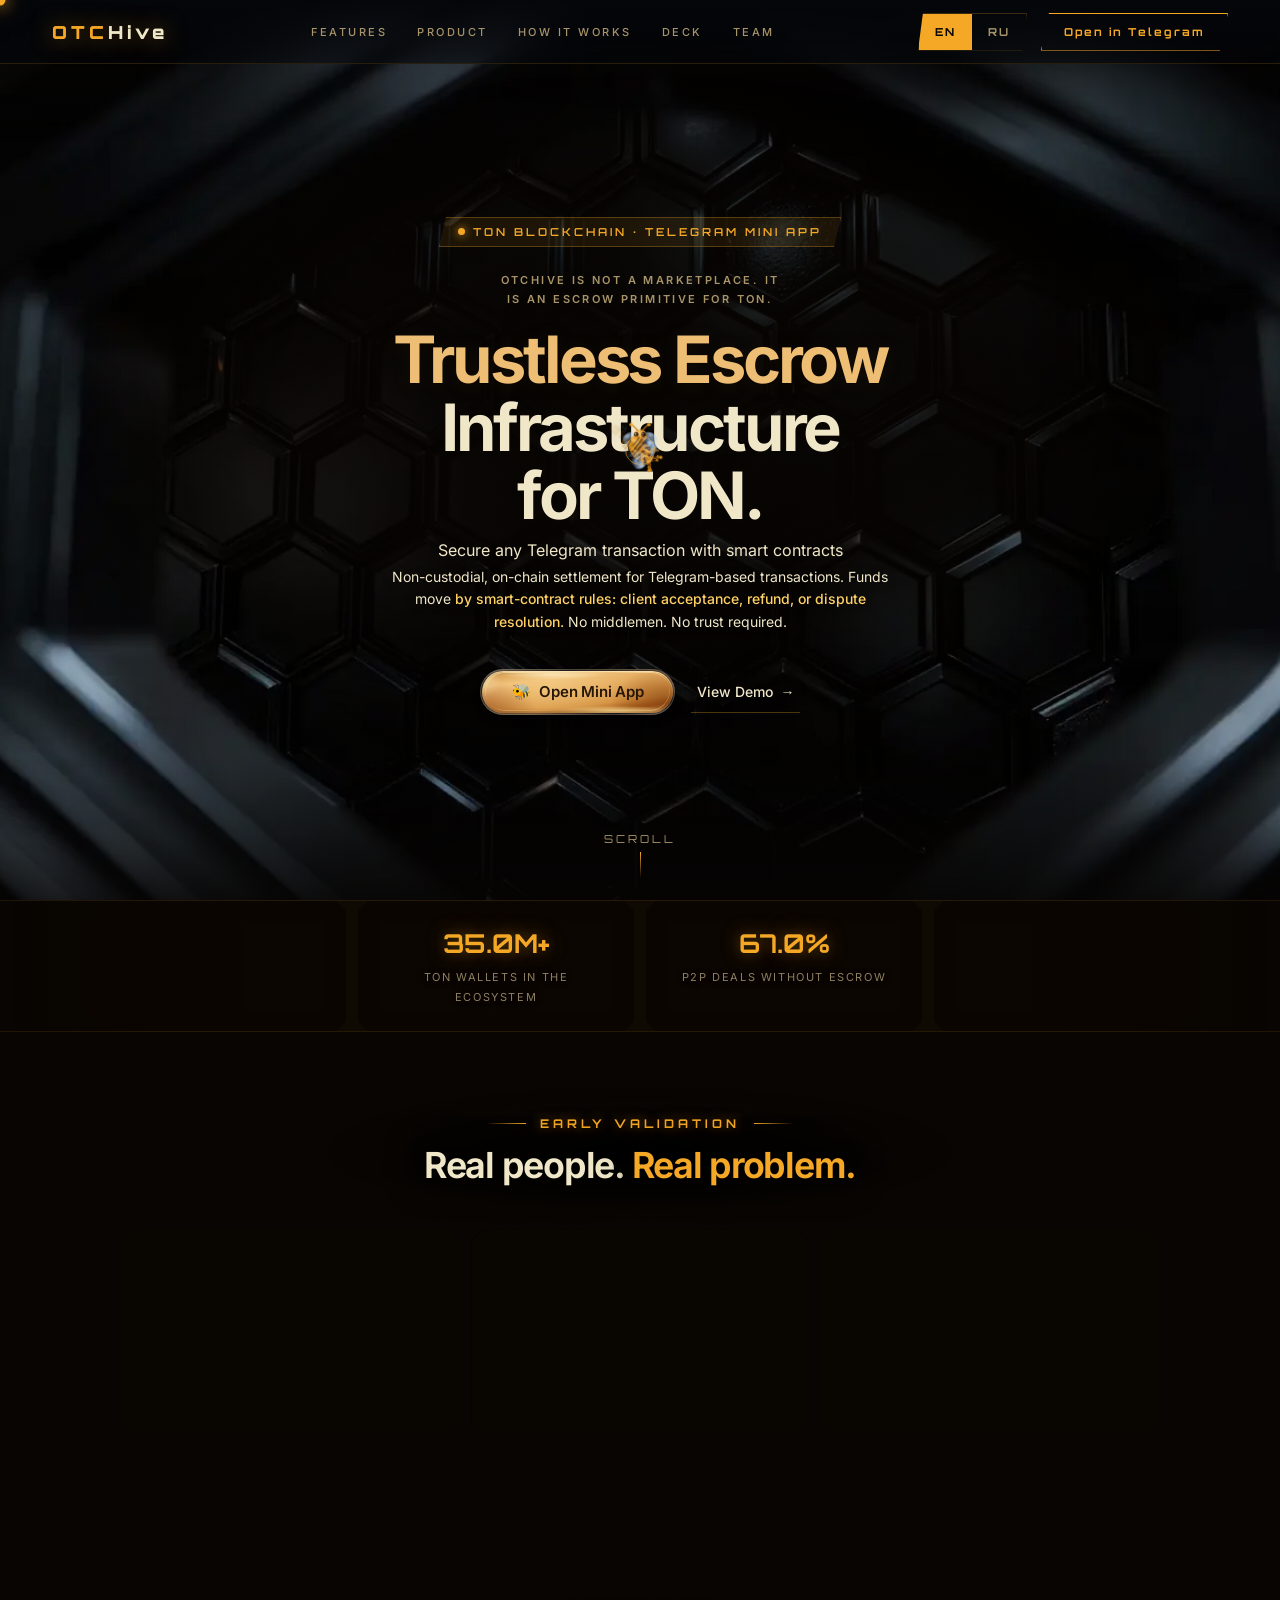
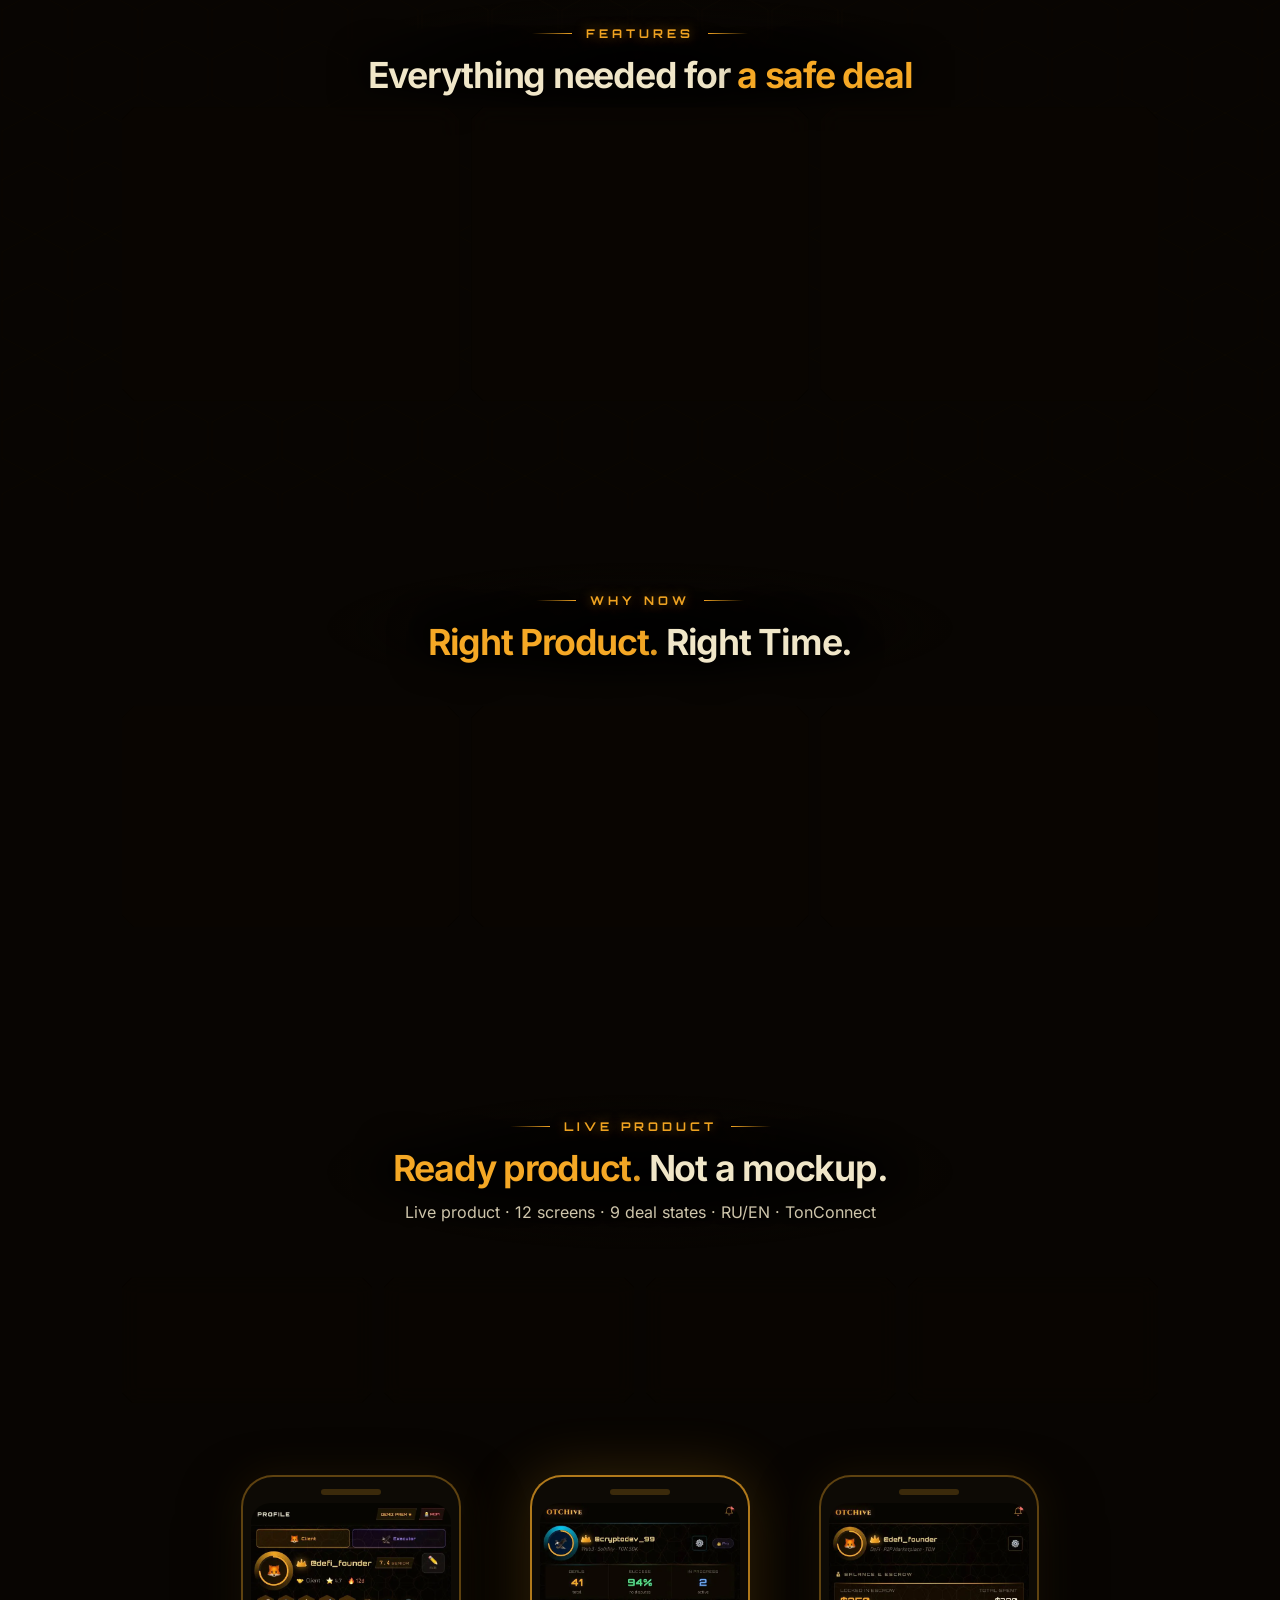
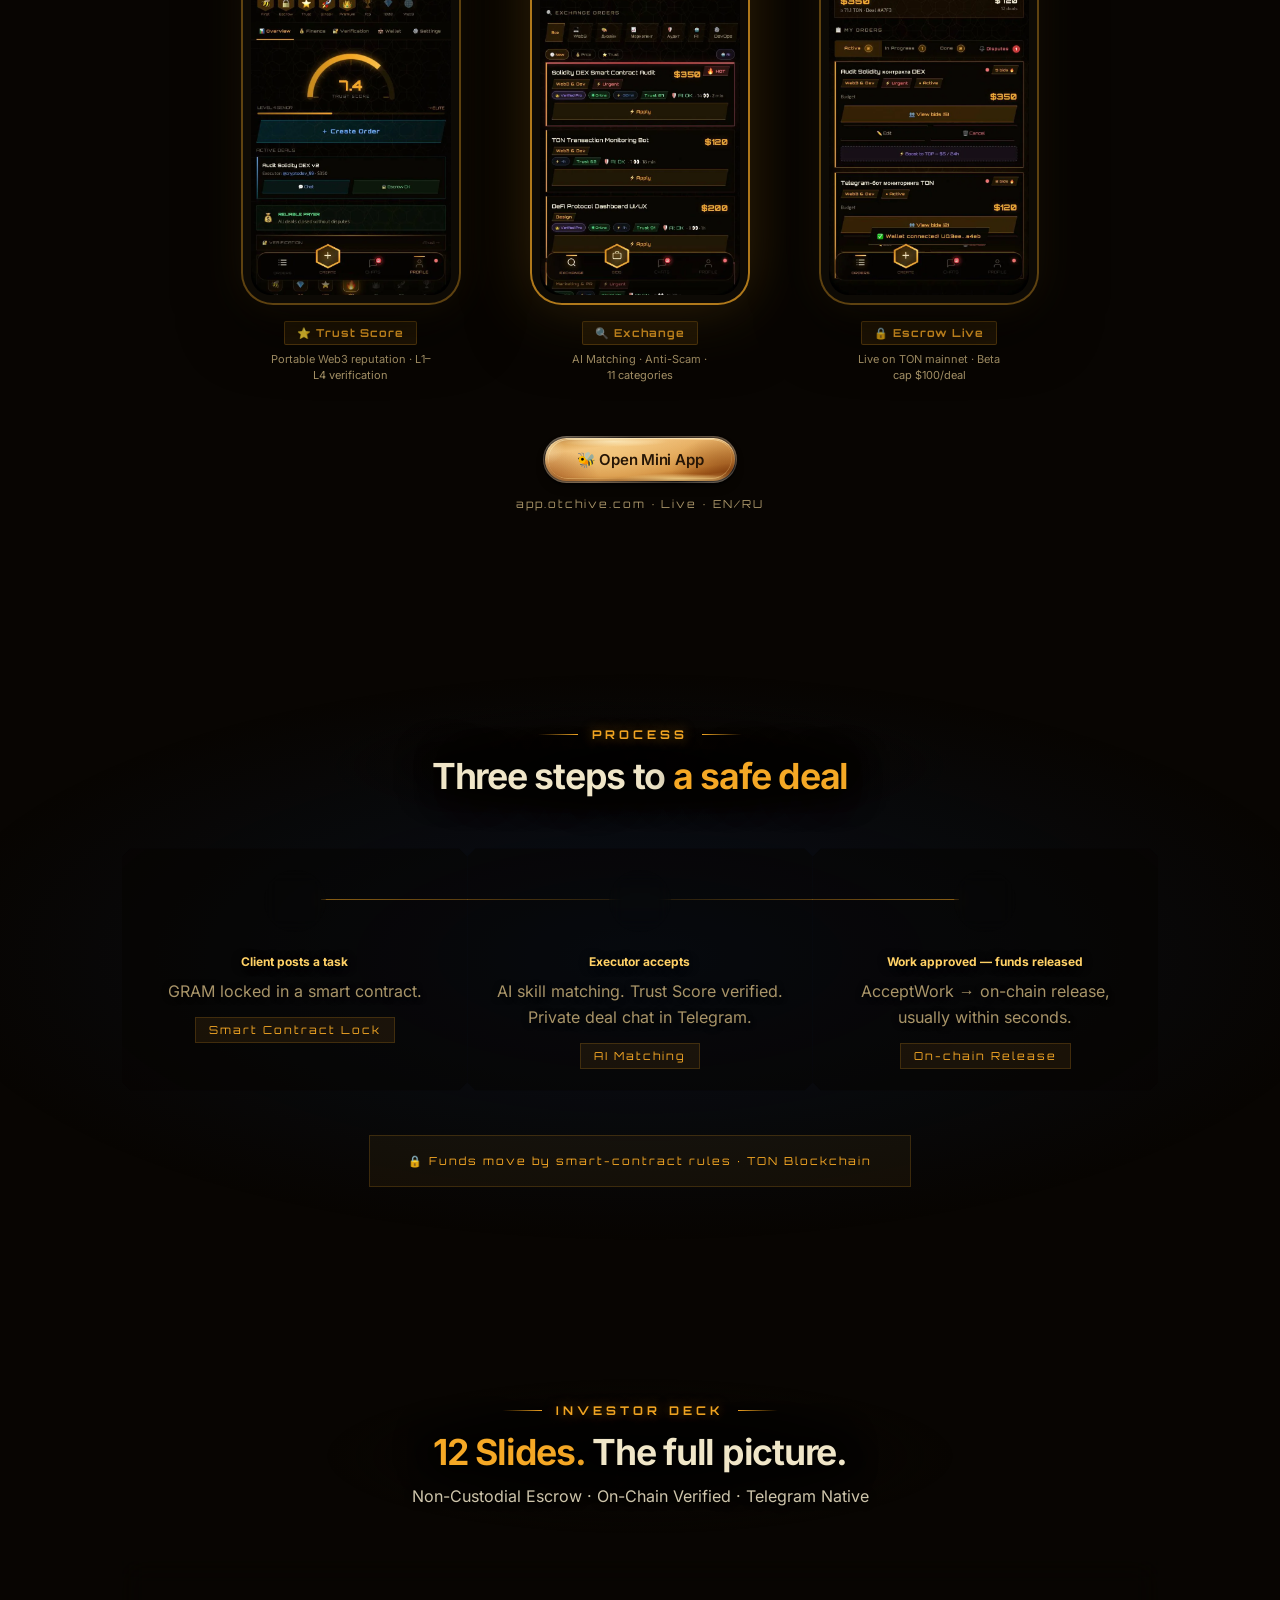
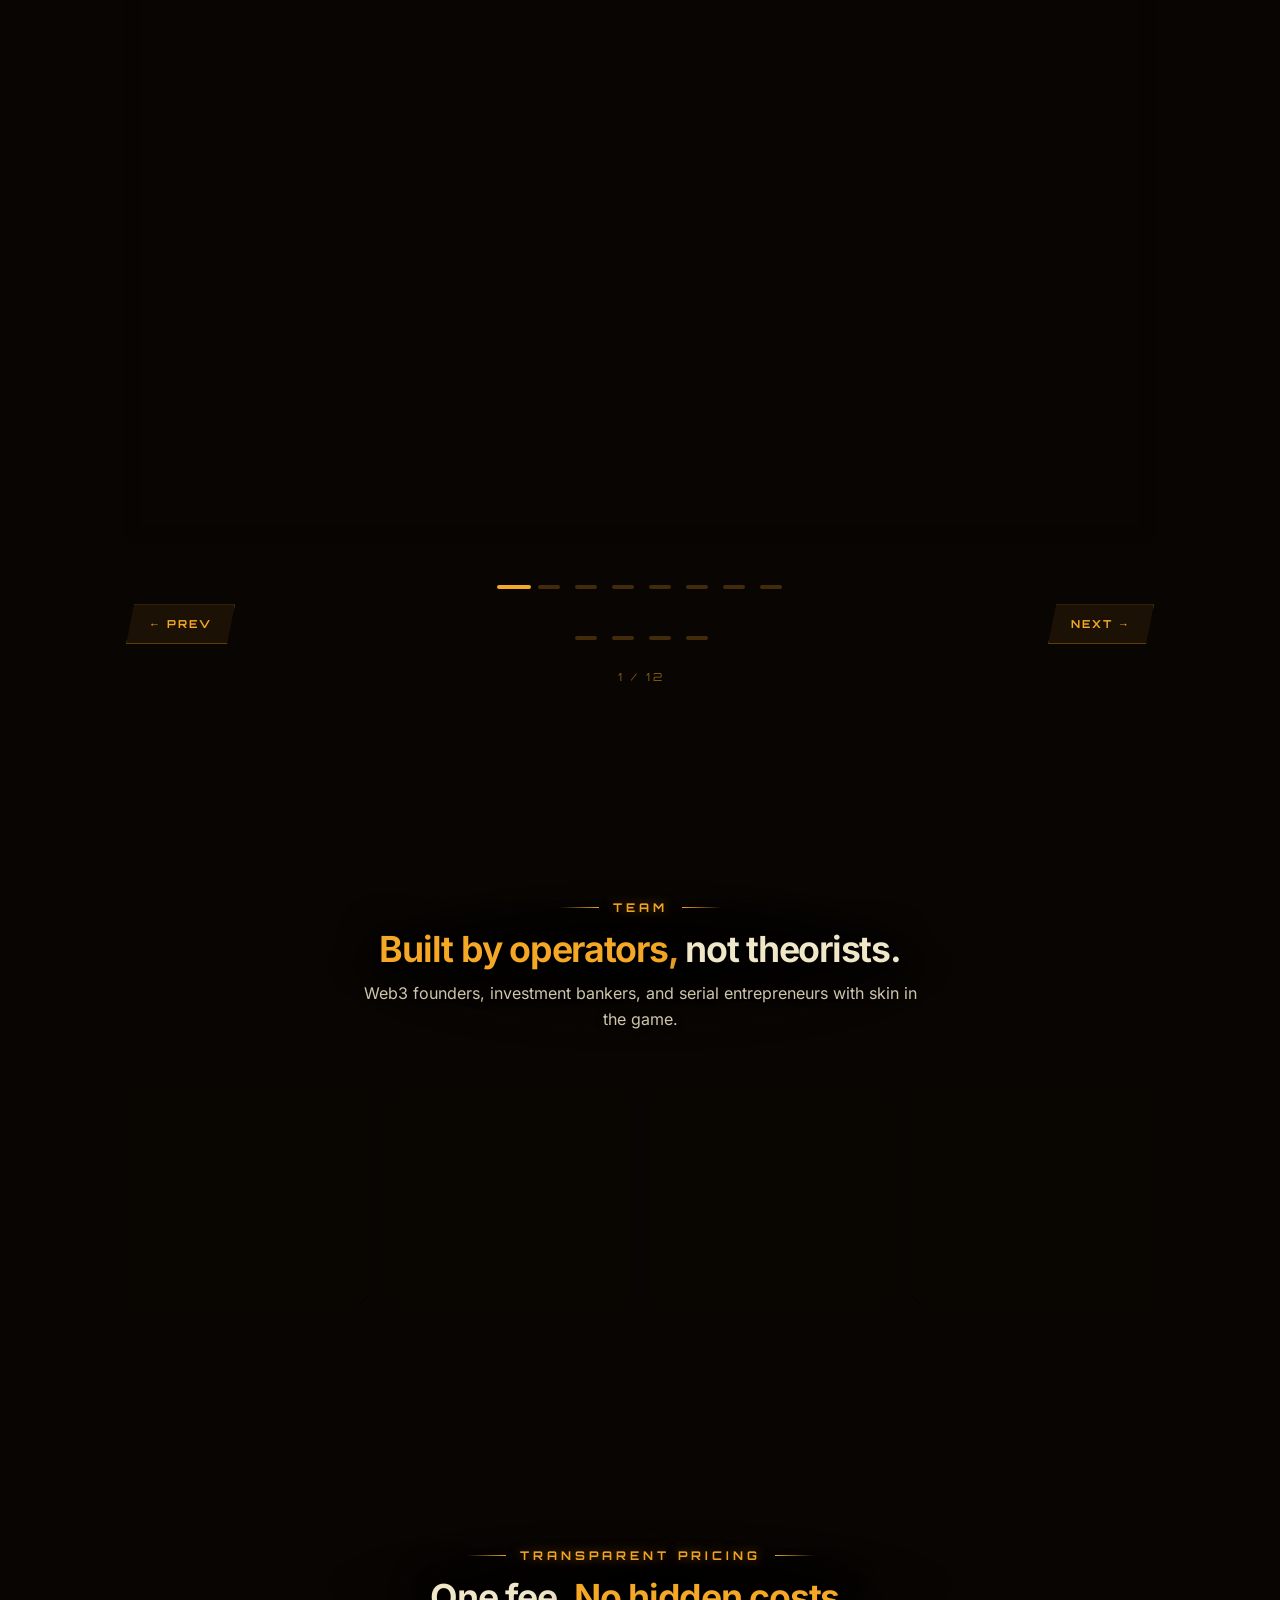
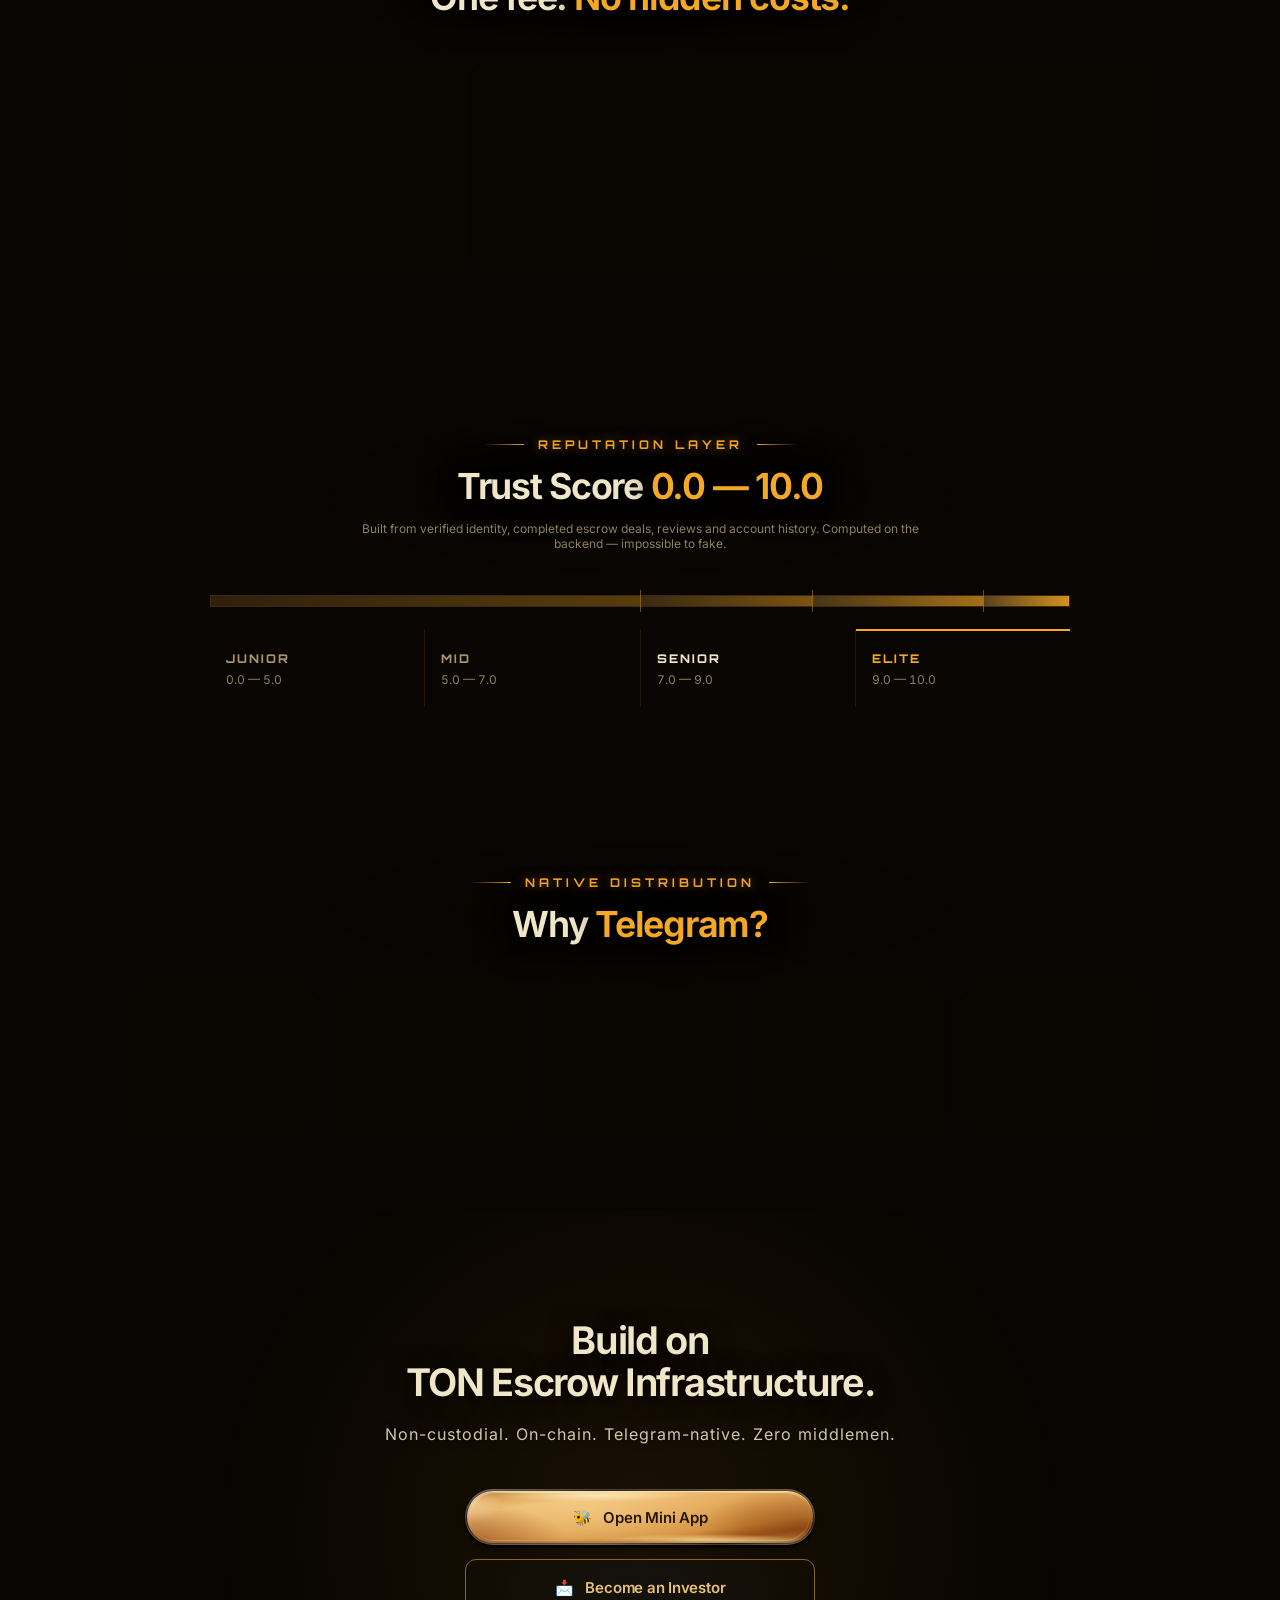
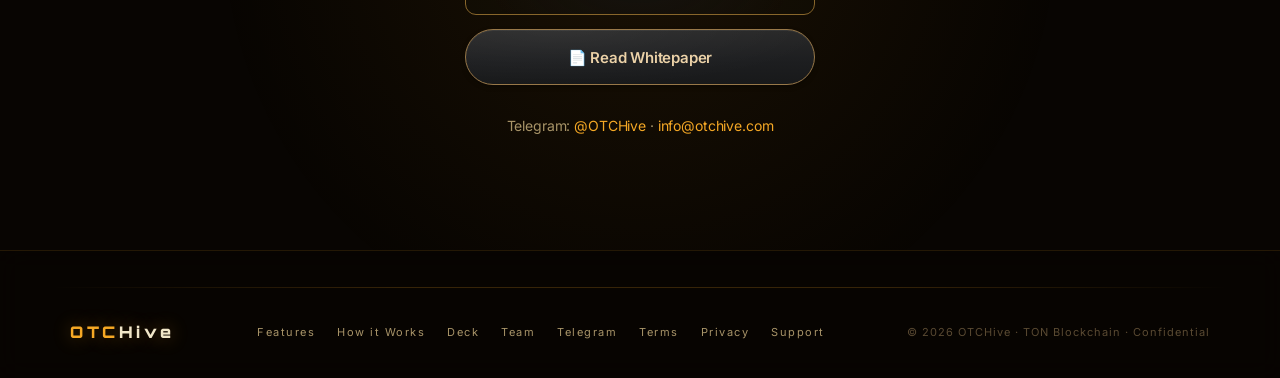
<file: index.html>
<!DOCTYPE html>
<html lang="en">
<head>
<link rel="preconnect" href="https://fonts.googleapis.com"><link rel="preconnect" href="https://fonts.gstatic.com" crossorigin>
<meta charset="UTF-8">
<meta name="viewport" content="width=device-width,initial-scale=1">
<title>OTCHive — Trustless Escrow Infrastructure for TON</title>
<link rel="canonical" href="https://www.otchive.com">
<link rel="icon" href="favicon.ico" sizes="any">
<link rel="icon" type="image/png" sizes="32x32" href="favicon-32x32.png">
<link rel="icon" type="image/png" sizes="16x16" href="favicon-16x16.png">
<link rel="apple-touch-icon" href="apple-touch-icon.png">
<link rel="manifest" href="site.webmanifest">
<meta name="theme-color" content="#080502">
<meta name="description" content="OTCHive — Trustless escrow infrastructure for TON. Secure any Telegram transaction with smart contracts. Non-custodial, on-chain settlement.">
<meta property="og:title" content="OTCHive — Trustless Escrow Infrastructure for TON">
<meta property="og:description" content="Telegram-native escrow infrastructure for P2P crypto services on TON. Smart contract vault, Trust Score, an AI translator plus anti-scam checks. No intermediaries.">
<meta property="og:image" content="https://www.otchive.com/og-preview.jpg">
<meta property="og:url" content="https://www.otchive.com">
<meta property="og:type" content="website">
<meta name="twitter:card" content="summary_large_image">
<meta name="twitter:title" content="OTCHive — Trustless Escrow Infrastructure for TON">
<meta name="twitter:description" content="Telegram-native escrow infrastructure for P2P crypto services. Trust-minimized, on-chain, non-custodial.">
<meta name="twitter:image" content="https://www.otchive.com/og-preview.jpg">
<link href="https://fonts.googleapis.com/css2?family=Orbitron:wght@400;600;700;900&family=Exo+2:ital,wght@0,300;0,400;0,500;0,600&display=swap" rel="stylesheet">
<style>
*{margin:0;padding:0;box-sizing:border-box;}html{scroll-behavior:smooth;}
body{background:#080502;color:#F0E6C8;font-family:"Exo 2",sans-serif;overflow-x:hidden;}
body.cust-cur{cursor:none;}

:root{--g1:#F5A825;--g2:#E8943A;--g3:#FFD166;--g4:#C97A10;--dk:#080502;--dk2:#0F0A04;--dk3:#1A1006;--mt:#8A7A52;--txt:#F0E6C8;}
::-webkit-scrollbar{width:4px;}::-webkit-scrollbar-thumb{background:rgba(245,168,37,.25);border-radius:2px;}
@media(pointer:coarse){body{cursor:auto;}#CUR,#CURL{display:none;}}
#CUR{position:fixed;width:11px;height:11px;background:var(--g1);border-radius:50%;pointer-events:none;z-index:99999;transform:translate(-50%,-50%);box-shadow:0 0 16px var(--g1),0 0 32px rgba(245,168,37,.5);}
#CURL{position:fixed;width:30px;height:30px;border:1.5px solid rgba(245,168,37,.5);border-radius:50%;pointer-events:none;z-index:99998;transform:translate(-50%,-50%);transition:left .08s,top .08s;}
.bee-el{position:fixed;pointer-events:none;z-index:99997;}
nav{position:fixed;top:0;left:0;right:0;z-index:500;height:64px;padding:0 52px;display:flex;align-items:center;justify-content:space-between;background:linear-gradient(180deg,rgba(4,6,10,.97) 0%,rgba(4,6,10,.55) 100%);backdrop-filter:blur(20px);-webkit-backdrop-filter:blur(20px);border-bottom:1px solid rgba(245,168,37,.15);}
.nlogo{display:flex;align-items:center;gap:11px;text-decoration:none;}
.nlogo-t{font-family:"Orbitron",sans-serif;font-size:18px;font-weight:900;letter-spacing:4px;color:var(--g1);text-shadow:0 0 22px rgba(245,168,37,.55);}
.nlogo-t span{color:var(--txt);}
.nav-ul{display:flex;gap:30px;list-style:none;}
.nav-ul a{font-size:11px;font-weight:500;letter-spacing:2.5px;text-transform:uppercase;color:var(--mt);text-decoration:none;transition:color .3s;position:relative;}
.nav-ul a::after{content:"";position:absolute;bottom:-3px;left:0;width:0;height:1px;background:var(--g1);transition:width .3s;}
.nav-ul a:hover{color:var(--g1);}.nav-ul a:hover::after{width:100%;}
.nav-r{display:flex;align-items:center;gap:14px;}
.lsw{display:flex;border:1px solid rgba(245,168,37,.22);overflow:hidden;clip-path:polygon(5px 0%,100% 0%,calc(100% - 5px) 100%,0% 100%);}
.lb{padding:8px 14px;font-family:"Orbitron",sans-serif;font-size:11px;font-weight:700;letter-spacing:2px;cursor:pointer;background:transparent;border:none;color:var(--mt);transition:all .25s;}
.lb.on{background:var(--g1);color:var(--dk);}
.ncta{font-family:"Orbitron",sans-serif;font-size:11px;font-weight:700;letter-spacing:2px;padding:11px 24px;background:transparent;border:1px solid var(--g1);color:var(--g1);text-decoration:none;clip-path:polygon(8px 0%,100% 0%,calc(100% - 8px) 100%,0% 100%);transition:all .3s;white-space:nowrap;}
.ncta:hover{background:var(--g1);color:var(--dk);box-shadow:0 0 32px rgba(245,168,37,.55);}
#hero{position:relative;width:100%;height:100vh;overflow:hidden;}
.hero-ui{position:absolute;inset:0;z-index:10;display:flex;align-items:center;justify-content:center;pointer-events:none;}
.hero-left{padding:0 52px;max-width:720px;pointer-events:all;text-align:center;display:flex;flex-direction:column;align-items:center;}

/* Phone mockups */
.phone-wrap{display:flex;flex-direction:column;align-items:center;gap:16px;}
.phone-frame{position:relative;width:220px;background:#0D0A05;border:2px solid rgba(245,168,37,.35);border-radius:32px;padding:12px 8px 8px;box-shadow:0 0 40px rgba(245,168,37,.08),0 24px 60px rgba(0,0,0,.6);transition:transform .35s cubic-bezier(.22,.68,0,1.2),box-shadow .35s ease;}
.phone-frame:hover{transform:translateY(-14px) scale(1.08);box-shadow:0 0 80px rgba(245,168,37,.32),0 40px 90px rgba(0,0,0,.8);}
.phone-featured{border-color:rgba(245,168,37,.7);box-shadow:0 0 60px rgba(245,168,37,.2),0 24px 60px rgba(0,0,0,.6);}
.phone-featured:hover{box-shadow:0 0 90px rgba(245,168,37,.35),0 32px 80px rgba(0,0,0,.7);}
.phone-notch{width:60px;height:6px;background:rgba(245,168,37,.2);border-radius:4px;margin:0 auto 8px;}
.phone-screen{width:100%;border-radius:20px;display:block;aspect-ratio:9/19;object-fit:cover;}
.phone-cap{text-align:center;max-width:200px;}
.phone-tag{display:inline-block;padding:4px 12px;background:rgba(245,168,37,.1);border:1px solid rgba(245,168,37,.25);font-family:"Orbitron",sans-serif;font-size:11px;font-weight:700;color:var(--g1);letter-spacing:1px;margin-bottom:6px;border-radius:2px;}
.phone-cap p{font-size:11px;color:var(--mt);line-height:1.5;}
/* Live Product Highlights */
.rcard:hover{background:rgba(16,9,2,.9);border-color:rgba(245,168,37,.5);}
.lphc{background:rgba(10,6,2,.75);backdrop-filter:blur(10px);-webkit-backdrop-filter:blur(10px);border:1px solid rgba(245,168,37,.18);padding:20px;text-align:center;display:flex;flex-direction:column;gap:6px;transition:border-color .3s;clip-path:polygon(10px 0%,calc(100% - 10px) 0%,100% 10px,100% calc(100% - 10px),calc(100% - 10px) 100%,10px 100%,0% calc(100% - 10px),0% 10px);}
.lphc:hover{border-color:rgba(245,168,37,.45);background:rgba(16,9,2,.85);}
.lphi{font-size:18px;}
.lpht{font-family:"Orbitron",sans-serif;font-size:11px;font-weight:700;color:var(--g1);}
.lphd{font-size:11px;color:var(--mt);line-height:1.5;}
/* Mobile screens */
@media(max-width:768px){.scr-row{grid-template-columns:1fr!important;}.phone-frame{width:220px;}.lph{grid-template-columns:repeat(2,1fr)!important;}}

.hkl{font-family:"Orbitron",sans-serif;font-size:11px;font-weight:700;letter-spacing:3px;color:var(--g1);text-transform:uppercase;margin-bottom:14px;opacity:.85;animation:fup .7s ease both;text-align:center;}
.hbadge{display:inline-flex;align-items:center;gap:8px;padding:7px 18px;background:rgba(245,168,37,.09);border:1px solid rgba(245,168,37,.28);color:var(--g1);font-family:"Orbitron",sans-serif;font-size:11px;font-weight:600;letter-spacing:3px;text-transform:uppercase;clip-path:polygon(7px 0%,100% 0%,calc(100% - 7px) 100%,0% 100%);margin-bottom:24px;animation:fup .8s ease both;}
.bdot{width:7px;height:7px;border-radius:50%;background:var(--g1);box-shadow:0 0 10px var(--g1);animation:blink 2s ease-in-out infinite;}
@keyframes blink{0%,100%{opacity:1;transform:scale(1)}50%{opacity:.4;transform:scale(1.7)}}
.htitle{font-family:"Orbitron",sans-serif;font-size:clamp(30px,4.0vw,56px);font-weight:900;line-height:1.08;margin-bottom:10px;animation:fup .9s ease .1s both;text-align:center;}
.htitle .g{color:var(--g1);text-shadow:0 0 40px rgba(245,168,37,.6),0 0 80px rgba(245,168,37,.2);}
.hdesc strong{color:var(--g3);font-weight:500;}
.hbtns{display:flex;gap:16px;align-items:center;justify-content:center;flex-wrap:wrap;margin-bottom:32px;animation:fup 1s ease .3s both;}
.btn-gold{display:inline-flex;align-items:center;gap:9px;padding:0 32px;min-height:46px;background:linear-gradient(135deg,var(--g2) 0%,var(--g1) 50%,var(--g3) 100%);background-size:200%;animation:gshift 3s ease infinite;color:var(--dk);font-family:"Orbitron",sans-serif;font-size:11px;font-weight:800;letter-spacing:2px;text-transform:uppercase;clip-path:polygon(11px 0%,100% 0%,calc(100% - 11px) 100%,0% 100%);box-shadow:0 0 26px rgba(245,168,37,.48);text-decoration:none;transition:box-shadow .3s,transform .3s;border:none;cursor:pointer;position:relative;overflow:hidden;}
@keyframes gshift{0%,100%{background-position:0% 50%}50%{background-position:100% 50%}}
.btn-gold::after{content:"";position:absolute;inset:0;background:rgba(255,255,255,.18);transform:translateX(-110%);transition:transform .4s;}
.btn-gold:hover::after{transform:translateX(0);}
.btn-gold:hover{box-shadow:0 0 48px rgba(245,168,37,.8),0 0 90px rgba(245,168,37,.3);transform:scale(1.02);}
.btn-ghost{color:var(--mt);font-size:14px;font-weight:500;text-decoration:none;display:flex;align-items:center;gap:7px;transition:color .3s;}
.btn-ghost:hover{color:var(--g1);}
.garr{display:inline-block;animation:amv 2s ease-in-out infinite;}
@keyframes amv{0%,100%{transform:translateX(0)}50%{transform:translateX(6px)}}
.hstats{display:flex;gap:26px;padding-top:20px;border-top:1px solid rgba(245,168,37,.1);animation:fup 1s ease .4s both;}
.hn{font-family:"Orbitron",sans-serif;font-size:22px;font-weight:700;color:var(--g1);text-shadow:0 0 14px rgba(245,168,37,.4);}
.hl{font-size:11px;color:var(--mt);letter-spacing:2px;text-transform:uppercase;margin-top:3px;}
.scroll-ind{position:absolute;bottom:22px;left:50%;transform:translateX(-50%);z-index:10;display:flex;flex-direction:column;align-items:center;gap:6px;animation:scrollp 2.5s ease-in-out infinite;pointer-events:none;}
@keyframes scrollp{0%,100%{opacity:.35;transform:translateX(-50%) translateY(0)}50%{opacity:.9;transform:translateX(-50%) translateY(7px)}}
.scw{font-family:"Orbitron",sans-serif;font-size:11px;color:var(--mt);letter-spacing:3px;}
.scl{width:1px;height:26px;background:linear-gradient(var(--g1),transparent);}
.z1{position:relative;z-index:1;}
.wrap{max-width:1140px;margin:0 auto;padding:0 52px;}
.sbar{padding:0 52px;z-index:1;position:relative;background:linear-gradient(90deg,transparent,rgba(245,168,37,.03) 18%,rgba(245,168,37,.03) 82%,transparent);border-top:1px solid rgba(245,168,37,.1);border-bottom:1px solid rgba(245,168,37,.1);}
.s4{max-width:1140px;margin:0 auto;display:grid;grid-template-columns:repeat(4,1fr);gap:12px;}
.sb{background:rgba(10,6,2,.8);backdrop-filter:blur(8px);-webkit-backdrop-filter:blur(8px);padding:26px 24px;text-align:center;position:relative;transition:background .3s;clip-path:polygon(10px 0%,calc(100% - 10px) 0%,100% 10px,100% calc(100% - 10px),calc(100% - 10px) 100%,10px 100%,0% calc(100% - 10px),0% 10px);}
.sb:hover{background:rgba(16,9,2,.9);}
.sb::after{content:"";position:absolute;bottom:0;left:50%;transform:translateX(-50%);width:0;height:2px;background:linear-gradient(90deg,transparent,var(--g1),transparent);transition:width .5s;}
.sb:hover::after{width:80%;}
.sbn{font-family:"Orbitron",sans-serif;font-size:26px;font-weight:700;color:var(--g1);text-shadow:0 0 18px rgba(245,168,37,.38);display:block;margin-bottom:6px;}
.sbl{font-size:11px;color:var(--mt);letter-spacing:1.5px;text-transform:uppercase;}
/* ── SECTION DARK OVERLAYS (readability over hive bg) ── */
#features,#how,#rev,#screens,#deck,#team,#cta{position:relative;z-index:1;}
#features::after,#how::after,#rev::after,#screens::after,#deck::after,#team::after{display:none;}
#features .wrap,#how .wrap,#rev .wrap,#screens .wrap,#deck .wrap,#team .wrap{position:relative;z-index:1;}
/* section headings — dark halo for readability */
.stit{font-family:"Orbitron",sans-serif;font-size:clamp(26px,2.8vw,38px);font-weight:700;line-height:1.15;text-align:center;margin-bottom:12px;text-shadow:0 2px 20px rgba(0,0,0,0.9),0 0 40px rgba(0,0,0,0.7);}
.stit .g{color:var(--g1);}
.sdsc{font-size:14px;font-weight:300;color:rgba(240,230,200,.75);line-height:1.8;text-align:center;max-width:580px;margin:0 auto 52px;text-shadow:0 1px 8px rgba(0,0,0,0.8);}
.eyebrow{font-family:"Orbitron",sans-serif;font-size:11px;font-weight:700;letter-spacing:5px;text-transform:uppercase;color:var(--g1);display:flex;align-items:center;justify-content:center;gap:14px;margin-bottom:14px;text-shadow:0 0 12px rgba(245,168,37,.5);}
.eyebrow::before,.eyebrow::after{content:"";flex:0 0 40px;height:1px;}
.eyebrow::before{background:linear-gradient(90deg,transparent,var(--g1));}
.eyebrow::after{background:linear-gradient(90deg,var(--g1),transparent);}
/* step text */
.stpt{font-family:"Orbitron",sans-serif;font-size:12px;font-weight:700;color:var(--g3);margin-bottom:10px;text-shadow:0 1px 10px rgba(0,0,0,0.9);}
.stpd{font-size:12px;color:rgba(200,180,130,.85);line-height:1.7;text-shadow:0 1px 6px rgba(0,0,0,0.8);}
/* step block subtle dark pill */
.stpbl{text-align:center;padding:22px 26px;position:relative;background:rgba(6,4,1,0.45);clip-path:polygon(8px 0%,calc(100% - 8px) 0%,100% 8px,100% calc(100% - 8px),calc(100% - 8px) 100%,8px 100%,0% calc(100% - 8px),0% 8px);}
/* hero text enhancements */
.hdesc{font-size:14px;font-weight:300;line-height:1.8;color:rgba(240,230,200,.85);margin-bottom:36px;animation:fup 1s ease .2s both;text-shadow:0 1px 8px rgba(0,0,0,0.7);text-align:center;max-width:580px;}
.hsub{font-size:12px;color:rgba(190,165,100,.9);letter-spacing:2.5px;text-transform:uppercase;font-style:italic;margin-bottom:18px;animation:fup .9s ease .15s both;text-shadow:0 1px 8px rgba(0,0,0,0.8);text-align:center;}
/* CTA section text */
.ctas{font-size:16px;color:rgba(200,175,110,.9);font-weight:300;margin-bottom:42px;letter-spacing:1px;position:relative;z-index:1;text-shadow:0 1px 10px rgba(0,0,0,0.9);}
.ctat{font-family:"Orbitron",sans-serif;font-size:clamp(26px,3.4vw,38px);font-weight:900;line-height:1.12;margin-bottom:18px;position:relative;z-index:1;text-shadow:0 2px 24px rgba(0,0,0,0.95);}
/* sbar numbers */
.sbn{font-family:"Orbitron",sans-serif;font-size:26px;font-weight:700;color:var(--g1);text-shadow:0 0 18px rgba(245,168,37,.5),0 2px 10px rgba(0,0,0,0.8);display:block;margin-bottom:6px;}
.sbl{font-size:11px;color:rgba(180,155,100,.85);letter-spacing:1.5px;text-transform:uppercase;text-shadow:0 1px 6px rgba(0,0,0,0.7);}
#features{padding:120px 52px;position:relative;background:transparent;z-index:1;}
#features::before{content:"";position:absolute;inset:0;background-image:url("data:image/svg+xml,%3Csvg xmlns='http://www.w3.org/2000/svg' width='70' height='121'%3E%3Cpolygon points='35,2 68,20 68,56 35,74 2,56 2,20' fill='none' stroke='%23F5A825' stroke-width='.28' opacity='.055'/%3E%3Cpolygon points='35,74 68,92 68,128 35,146 2,128 2,92' fill='none' stroke='%23F5A825' stroke-width='.28' opacity='.055'/%3E%3C/svg%3E");background-size:70px 121px;pointer-events:none;}
.card-glow-wrap{display:contents;}
/* ── TOP/BOTTOM GLOW LINES ON ALL CARDS ── */
.fcard::before,.aic::before,.rcard::before,.sb::before,.lphc::before,.stpbl::before,
.fcard::after,.aic::after,.rcard::after,.sb::after,.lphc::after,.stpbl::after{
  content:"";position:absolute;left:12%;right:12%;height:1px;
  background:linear-gradient(90deg,transparent,#F5A825,#FFD166,#F5A825,transparent);
  opacity:0;transition:opacity .4s,box-shadow .4s;pointer-events:none;z-index:3;
}
.fcard::before,.aic::before,.rcard::before,.sb::before,.lphc::before,.stpbl::before{top:0;}
.fcard::after,.aic::after,.rcard::after,.sb::after,.lphc::after,.stpbl::after{bottom:0;}
.fcard:hover::before,.fcard:hover::after,
.aic:hover::before,.aic:hover::after,
.rcard:hover::before,.rcard:hover::after,
.sb:hover::before,.sb:hover::after,
.lphc:hover::before,.lphc:hover::after,
.stpbl:hover::before,.stpbl:hover::after{
  opacity:1;
  box-shadow:0 0 14px rgba(245,168,37,.75),0 0 28px rgba(245,168,37,.35);
}
/* tfc glow via wrapper */
.tfc-front::after{
  content:"";position:absolute;left:12%;right:12%;bottom:0;height:1px;
  background:linear-gradient(90deg,transparent,#F5A825,#FFD166,#F5A825,transparent);
  opacity:0;transition:opacity .4s,box-shadow .4s;pointer-events:none;z-index:3;
}
.tfc:hover .tfc-front::before{opacity:1;box-shadow:0 0 14px rgba(245,168,37,.75),0 0 28px rgba(245,168,37,.35);}
.tfc:hover .tfc-front::after{opacity:1;box-shadow:0 0 14px rgba(245,168,37,.75),0 0 28px rgba(245,168,37,.35);}
.fgrid{display:grid;grid-template-columns:repeat(3,1fr);gap:12px;}
.fcard{background:rgba(10,6,2,.7);backdrop-filter:blur(12px);-webkit-backdrop-filter:blur(12px);border:1px solid rgba(245,168,37,.15);padding:40px 32px;position:relative;transition:background .35s,border-color .35s;clip-path:polygon(12px 0%,calc(100% - 12px) 0%,100% 12px,100% calc(100% - 12px),calc(100% - 12px) 100%,12px 100%,0% calc(100% - 12px),0% 12px);}
.fcard:hover{background:rgba(16,9,2,.9);border-color:rgba(245,168,37,.5);}
.fhicon{width:68px;height:68px;position:relative;margin-bottom:22px;}
.fhicon svg{width:100%;height:100%;}
.fhico{position:absolute;inset:0;display:flex;align-items:center;justify-content:center;font-size:22px;}
.ftt{font-family:"Orbitron",sans-serif;font-size:12px;font-weight:700;color:var(--g3);margin-bottom:10px;}
.fds{font-size:12px;color:var(--mt);line-height:1.75;}
#how{padding:120px 52px;position:relative;background:transparent;z-index:1;}
#how::before{content:"";position:absolute;inset:0;background:radial-gradient(ellipse 80% 60% at 50% 50%,rgba(10,28,55,.45) 0%,transparent 70%);pointer-events:none;}
.steps{display:grid;grid-template-columns:repeat(3,1fr);gap:0;position:relative;margin-top:52px;}
.steps::before{content:"";position:absolute;top:51px;left:calc(16.7% + 26px);right:calc(16.7% + 26px);height:1px;background:linear-gradient(90deg,var(--g1),rgba(245,168,37,.18),var(--g1));}
.stpig{display:inline-block;margin-top:12px;padding:5px 13px;background:rgba(245,168,37,.08);border:1px solid rgba(245,168,37,.18);font-family:"Orbitron",sans-serif;font-size:11px;letter-spacing:2px;color:var(--g1);}
.stpc{width:62px;height:62px;margin:0 auto 22px;background:rgba(12,7,2,.9);backdrop-filter:blur(8px);-webkit-backdrop-filter:blur(8px);border:2px solid var(--g1);border-radius:50%;display:flex;align-items:center;justify-content:center;font-family:"Orbitron",sans-serif;font-size:18px;font-weight:700;color:var(--g1);box-shadow:0 0 24px rgba(245,168,37,.22),inset 0 0 18px rgba(245,168,37,.06);position:relative;z-index:1;}
.stpc::after{content:"";position:absolute;inset:-7px;border-radius:50%;border:1px solid rgba(245,168,37,.18);}
#aimod{padding:120px 52px;background:transparent;}
.aigrd{display:grid;grid-template-columns:repeat(3,1fr);gap:12px;margin-top:52px;}
.aic{background:rgba(10,6,2,.7);backdrop-filter:blur(10px);-webkit-backdrop-filter:blur(10px);border:1px solid rgba(245,168,37,.12);padding:28px 24px;position:relative;transition:background .3s,border-color .3s;clip-path:polygon(10px 0%,calc(100% - 10px) 0%,100% 10px,100% calc(100% - 10px),calc(100% - 10px) 100%,10px 100%,0% calc(100% - 10px),0% 10px);}
.aic:hover{background:rgba(16,9,2,.9);border-color:rgba(245,168,37,.5);}
.airow{display:flex;align-items:center;justify-content:space-between;margin-bottom:12px;}
.ainm{font-family:"Orbitron",sans-serif;font-size:12px;font-weight:700;color:var(--g3);}
.dotl{width:7px;height:7px;border-radius:50%;display:inline-block;flex-shrink:0;}
.dlive{background:#4ade80;box-shadow:0 0 8px rgba(74,222,128,.7);}
.dsoon{background:#60a5fa;box-shadow:0 0 8px rgba(96,165,250,.6);}
.dq4{background:#a78bfa;box-shadow:0 0 8px rgba(167,139,250,.6);}
.aides{font-size:11px;color:var(--mt);line-height:1.6;}
#rev{padding:120px 52px;background:transparent;}
.rgrd{display:grid;grid-template-columns:repeat(3,1fr);gap:12px;margin-top:52px;}
.rcard{background:rgba(10,6,2,.7);backdrop-filter:blur(12px);-webkit-backdrop-filter:blur(12px);border:1px solid rgba(245,168,37,.12);padding:40px 28px;text-align:center;transition:background .3s;clip-path:polygon(12px 0%,calc(100% - 12px) 0%,100% 12px,100% calc(100% - 12px),calc(100% - 12px) 100%,12px 100%,0% calc(100% - 12px),0% 12px);}
.rcard.ft{background:rgba(12,7,2,.85);backdrop-filter:blur(14px);-webkit-backdrop-filter:blur(14px);border:1px solid rgba(245,168,37,.3);border-top:2px solid var(--g1);clip-path:polygon(12px 0%,calc(100% - 12px) 0%,100% 12px,100% calc(100% - 12px),calc(100% - 12px) 100%,12px 100%,0% calc(100% - 12px),0% 12px);}
.rnum{font-family:"Orbitron",sans-serif;font-size:38px;font-weight:900;color:var(--g1);text-shadow:0 0 28px rgba(245,168,37,.38);margin-bottom:8px;}
.rnm{font-family:"Orbitron",sans-serif;font-size:12px;font-weight:700;color:var(--g3);letter-spacing:1.5px;margin-bottom:12px;}
.rds{font-size:12px;color:var(--mt);line-height:1.65;}
.ptbl{max-width:1140px;margin:42px auto 0;}
.prow{display:grid;grid-template-columns:2fr 1fr 1fr 1.4fr;border-bottom:1px solid rgba(245,168,37,.06);transition:background .25s;}
.prow:hover{background:rgba(245,168,37,.04);}
.prow.ph{border-bottom:1px solid rgba(245,168,37,.18);margin-bottom:2px;}
.pc{padding:13px 16px;font-size:12px;color:var(--mt);}
.prow.ph .pc{font-family:"Orbitron",sans-serif;font-size:11px;letter-spacing:2.5px;text-transform:uppercase;color:rgba(245,168,37,.5);}
.pc.gv{font-family:"Orbitron",sans-serif;font-size:14px;font-weight:700;color:var(--g1);}
.pnote{padding:13px 16px;font-family:"Orbitron",sans-serif;font-size:11px;color:var(--g4);letter-spacing:2px;opacity:.65;}
#road{padding:120px 52px;background:transparent;}
.rmtr{display:grid;grid-template-columns:repeat(4,1fr);position:relative;margin-top:52px;}
.rmtr::before{content:"";position:absolute;top:19px;left:12.5%;right:12.5%;height:1px;background:linear-gradient(90deg,var(--g1),rgba(245,168,37,.12) 70%,transparent);}
.rmc{padding:46px 18px 26px;position:relative;}
.rmdot{position:absolute;top:11px;left:50%;transform:translateX(-50%);width:16px;height:16px;border-radius:50%;background:rgba(4,6,10,.95);border:2px solid rgba(245,168,37,.28);}
.rmc.now .rmdot{background:var(--g1);border-color:var(--g1);box-shadow:0 0 18px rgba(245,168,37,.85);}
.rmq{font-family:"Orbitron",sans-serif;font-size:11px;letter-spacing:3px;color:var(--g1);margin-bottom:8px;}
.rmt{font-family:"Orbitron",sans-serif;font-size:12px;font-weight:700;color:var(--g3);margin-bottom:12px;}
.rmli{list-style:none;}
.rmli li{font-size:11px;color:var(--mt);line-height:1.65;padding:3px 0 3px 13px;position:relative;}
.rmli li::before{content:"◆";position:absolute;left:0;top:6px;font-size:11px;color:var(--g2);}
.tstrip{padding:30px 52px;border-top:1px solid rgba(245,168,37,.12);border-bottom:1px solid rgba(245,168,37,.12);background:rgba(10,6,2,.8);backdrop-filter:blur(12px);-webkit-backdrop-filter:blur(12px);position:relative;z-index:1;}
.tinn{max-width:1140px;margin:0 auto;text-align:center;}
.tlbl{font-family:"Orbitron",sans-serif;font-size:11px;letter-spacing:4px;color:var(--mt);margin-bottom:16px;text-transform:uppercase;}
#cta{padding:140px 52px;text-align:center;position:relative;overflow:hidden;background:transparent;z-index:1;}
#cta::before{content:"";position:absolute;width:900px;height:900px;background:radial-gradient(circle,rgba(245,168,37,.08) 0%,transparent 67%);top:50%;left:50%;transform:translate(-50%,-50%);pointer-events:none;}
.ctabee{font-size:56px;display:block;margin:0 auto 26px;animation:floaty 4s ease-in-out infinite;filter:drop-shadow(0 0 18px rgba(245,168,37,.6));}
@keyframes floaty{0%,100%{transform:translateY(0)}50%{transform:translateY(-14px)}}
.ctabs{display:flex;justify-content:center;gap:18px;flex-wrap:wrap;position:relative;z-index:1;}
.btn-out{display:inline-flex;align-items:center;gap:8px;padding:0 30px;min-height:46px;background:transparent;border:1px solid rgba(245,168,37,.42);color:var(--g1);font-family:"Orbitron",sans-serif;font-size:11px;font-weight:600;letter-spacing:2px;text-transform:uppercase;clip-path:polygon(10px 0%,100% 0%,calc(100% - 10px) 100%,0% 100%);transition:all .3s;text-decoration:none;cursor:pointer;}
.btn-out:hover{background:rgba(245,168,37,.1);border-color:var(--g1);box-shadow:0 0 26px rgba(245,168,37,.25);}
.ctameta{margin-top:24px;font-family:"Orbitron",sans-serif;font-size:11px;color:var(--mt);letter-spacing:2.5px;position:relative;z-index:1;}
.ctameta a{color:var(--g1);text-decoration:none;}
footer{border-top:1px solid rgba(245,168,37,.12);padding:36px 52px;background:rgba(8,5,2,.55);backdrop-filter:blur(12px);-webkit-backdrop-filter:blur(12px);position:relative;z-index:1;}
.ftin{max-width:1140px;margin:0 auto;display:flex;align-items:center;justify-content:space-between;flex-wrap:wrap;gap:16px;}
.flogo{font-family:"Orbitron",sans-serif;font-size:16px;font-weight:900;letter-spacing:3.5px;color:var(--g1);text-decoration:none;text-shadow:0 0 18px rgba(245,168,37,.4);}
.flogo span{color:var(--txt);}
.flinks{display:flex;gap:22px;}
.flinks a{font-size:11px;color:var(--mt);text-decoration:none;letter-spacing:1.5px;transition:color .3s;}
.flinks a:hover{color:var(--g1);}
.fr{font-size:11px;color:#5A4A32;letter-spacing:1px;}
@keyframes fup{from{opacity:0;transform:translateY(26px)}to{opacity:1;transform:translateY(0)}}
.rv{opacity:0;transform:translateY(30px);transition:opacity .75s,transform .75s;}
.rv.vis{opacity:1;transform:translateY(0);}
/* MODAL */
@keyframes mHalo{0%,100%{transform:scale(1);opacity:.85}50%{transform:scale(1.08);opacity:1}}
@keyframes mFloat{0%,100%{transform:translateY(0)}50%{transform:translateY(-8px)}}
@keyframes mProgBar{from{width:100%}to{width:0%}}
#iModal.mOpen{display:flex!important;}
@media(max-width:900px){
  nav{padding:0 18px;}.nav-ul{display:none;}#hero{height:100svh;}
  .hero-left{padding:0 18px;max-width:100%;}
  .sbar{padding:0 18px;}.s4{grid-template-columns:repeat(2,1fr);}
  #features,#how,#aimod,#rev,#road,#cta{padding:80px 18px;}
  .fgrid,.aigrd,.rgrd,.steps,.rmtr{grid-template-columns:1fr!important;}
  .steps::before,.rmtr::before{display:none;}
  .wrap,.tstrip{padding-left:18px;padding-right:18px;}
  footer{padding:26px 18px;}.ftin{flex-direction:column;text-align:center;}
  .prow{grid-template-columns:1fr 1fr;}
}

@media(max-width:900px){
  #deck [style*="grid-template-columns:repeat(3"],
  #deck [style*="grid-template-columns:repeat(4"],
  #deck [style*="grid-template-columns:3fr"],
  #deck [style*="grid-template-columns:1fr 2fr"],
  #team [style*="grid-template-columns:repeat(2"]{grid-template-columns:1fr!important;}
  #deck [style*="display:flex;align-items:center;justify-content:center"]{flex-direction:column;gap:12px!important;}
}

@media(max-width:760px){
  #deck .dslide [style*="grid-template-columns:repeat(3"],
  #deck .dslide [style*="grid-template-columns:1fr 2fr"],
  #deck .dslide [style*="grid-template-columns:3fr 1fr"],
  #deck .dslide [style*="grid-template-columns:repeat(4"],
  #deck .dslide [style*="grid-template-columns:1fr 1fr"]{grid-template-columns:1fr!important;}
  #deck .dslide [style*="display:flex;align-items:center;justify-content:center;gap:0"]{flex-direction:column!important;}
  #deck [style*="padding:72px 64px"],
  #deck [style*="padding:56px 64px"]{padding:36px 22px!important;}
}

@media(max-width:768px){
  /* Hero */
  .stit{font-size:clamp(18px,6vw,26px)!important;}
  .hdesc{font-size:12px!important;}
  .hsub{font-size:12px!important;}
  .hbtns{flex-direction:column;align-items:center;gap:12px!important;}
  .btn-gold,.btn-ghost{width:100%;max-width:280px;justify-content:center;}
  .hstats{flex-wrap:wrap;gap:16px;justify-content:center;}

  /* Stats bar */
  .s4{grid-template-columns:repeat(2,1fr);gap:10px;}

  /* Sections padding */
  section{padding:60px 16px!important;}
  .wrap{padding-left:16px!important;padding-right:16px!important;}

  /* Early Validation */
  .fgrid{grid-template-columns:1fr!important;gap:12px!important;}

  /* Features cards */
  .fcard{padding:28px 20px!important;}

  /* Why Now */
  [style*="grid-template-columns:repeat(3,1fr)"]{grid-template-columns:1fr!important;}

  /* Live Product highlights */
  .lph{grid-template-columns:repeat(2,1fr)!important;gap:10px;}

  /* Phone mockups - single column */
  .scr-row{grid-template-columns:1fr!important;max-width:260px!important;margin:0 auto!important;}

  /* How it works */
  .steps{grid-template-columns:1fr!important;}

  /* Team grid */
  .team-flip-grid{grid-template-columns:1fr 1fr!important;}

  /* CTA buttons */
  #cta .tinn > div{flex-direction:column;align-items:center;gap:12px;}
  .btn-out{width:100%;max-width:280px;justify-content:center;}

  /* Deck carousel */
  #deck{padding:60px 16px!important;}

  /* Nav */
  nav{padding:0 16px;}
  .ncta{font-size:11px;letter-spacing:1px;padding:9px 14px;}
  .nlogo{font-size:18px;}

  /* Typography */
  .eyebrow{font-size:11px;letter-spacing:2px;}
  .sdsc{font-size:12px;}

  /* Footer */
  .ftin{flex-direction:column;text-align:center;gap:12px;}
  .flinks{flex-wrap:wrap;justify-content:center;gap:10px;}
  .fr{font-size:11px;}

  /* Modal */
  #mModal > div{padding:30px 20px!important;width:calc(100% - 24px)!important;}
}

/* Убираем летающих пчёл и кастомный курсор на мобильных */
@media(pointer:coarse){
  .bee-el{display:none!important;}
  #CUR,#CURL{display:none!important;}
  body{cursor:auto!important;}
}
</style>
<link rel="stylesheet" href="polish.css">
<script type="application/ld+json">{"@context":"https://schema.org","@graph":[{"@type":"Organization","@id":"https://www.otchive.com/#organization","name":"OTCHive","url":"https://www.otchive.com","logo":"https://www.otchive.com/apple-touch-icon.png","email":"info@otchive.com","sameAs":["https://t.me/OTCHive"]},{"@type":"WebSite","@id":"https://www.otchive.com/#website","url":"https://www.otchive.com","name":"OTCHive","description":"OTCHive — Trustless escrow infrastructure for TON. Secure any Telegram transaction with smart contracts. Non-custodial, on-chain settlement.","publisher":{"@id":"https://www.otchive.com/#organization"}}]}</script>
<link rel="stylesheet" href="interactions.css">
<script defer src="headline-mesh.js"></script>
<script defer src="honey-buttons.js"></script>
</head>
<body>
<div id="hiveEnv" aria-hidden="true" data-state="off">
  <div class="hive-glow"></div>
  <video class="hive-env-vid" muted playsinline preload="none"
         disablepictureinpicture
         data-wide="media/hive-env.mp4"
         data-wide-poster="media/hive-env-poster.webp"
         data-narrow="media/hive-env-mobile.mp4"
         data-narrow-poster="media/hive-env-mobile-poster.webp"></video>
</div>
<div id="CUR"></div>
<div id="CURL"></div>

<!-- GLOBAL HONEYCOMB BG -->

<!-- INVESTOR MODAL -->


<a class="skip-link" href="#main">Skip to content</a>
<nav aria-label="Primary">
  <a href="#hero" class="nlogo">
    <div class="nlogo-t">OTC<span>Hive</span></div>
  </a>
  <ul class="nav-ul">
    <li><a href="#features" data-k="nf">Features</a></li>
    <li><a href="#screens" data-k="ns">Product</a></li>
    <li><a href="#how" data-k="nh">How it Works</a></li>
    <li><a href="#deck" data-k="nd">Deck</a></li>
    <li><a href="#team" data-k="nt">Team</a></li>
  </ul>
  <div class="nav-r">
    <button type="button" id="navToggle" class="nav-toggle" aria-expanded="false"
          aria-controls="navPanel" aria-label="Menu">
    <span></span><span></span>
  </button>
  <div class="lsw">
      <button type="button" class="lb on" onclick="sL('en')" lang="en" aria-pressed="true">EN</button>
      <button type="button" class="lb" onclick="sL('ru')" lang="ru" aria-pressed="false">RU</button>
    </div>
    <a href="https://t.me/OTCHiveBot" target="_blank" rel="noopener noreferrer" class="ncta" data-k="ntg">Open in Telegram</a>
  </div>
</nav>
<div id="navPanel" class="nav-panel" hidden>
  <a href="#features" data-k="nf">Features</a>
  <a href="#screens" data-k="np">Product</a>
  <a href="#how" data-k="nh">How it Works</a>
  <a href="#deck" data-k="nd">Deck</a>
  <a href="#team" data-k="nt">Team</a>
  <div class="nav-panel-foot">
    <div class="lsw">
      <button type="button" class="lb on" onclick="sL('en')" lang="en" aria-pressed="true">EN</button>
      <button type="button" class="lb" onclick="sL('ru')" lang="ru" aria-pressed="false">RU</button>
    </div>
    <a class="ncta" href="https://t.me/OTCHiveBot" target="_blank" rel="noopener" data-k="ntg">Open in Telegram</a>
  </div>
</div>

<main id="main">
<section id="hero">
  <div class="hero-ui">
    <div class="hero-left">
      <div class="hbadge"><span class="bdot"></span><span data-k="tag">TON Blockchain · Telegram Mini App</span></div>
      <p class="hkl" data-k="hkl">OTCHive is not a marketplace. It is an escrow primitive for TON.</p>
      <h1 class="htitle"><span class="g" data-k="ht2">Trustless Escrow</span><br><span data-k="ht3">Infrastructure</span><br><span data-k="ht4">for TON.</span></h1>
      <p class="hsub" data-k="hsb">Secure any Telegram transaction with smart contracts</p>
      <p class="hdesc" data-k="hd">Non-custodial, on-chain settlement for Telegram-based transactions. Funds move <strong>by smart-contract rules: client acceptance, refund, or dispute resolution.</strong> No middlemen. No trust required.</p>
      <div class="hbtns">
        <a href="https://t.me/OTCHiveBot" target="_blank" rel="noopener noreferrer" class="btn-gold honey-launch">🐝 <span data-k="hb1">Open Mini App</span></a>
        <a href="https://t.me/OTCHiveBot" target="_blank" rel="noopener noreferrer" class="btn-ghost"><span data-k="hb2">View Demo</span> <span class="garr">→</span></a>
      </div>
      
    </div>
  </div>
  <div class="scroll-ind"><div class="scw" data-k="scroll">SCROLL</div><div class="scl"></div></div>
</section>

<div class="sbar rv">
  <div class="s4">
    <div class="card-glow-wrap"><div class="sb"><span class="sbn" id="sb1">$8.2B</span><span class="sbl" data-k="sl1">Крипто-фриланс рынок 2025</span></div></div>
    <div class="card-glow-wrap"><div class="sb"><span class="sbn" id="sb2">35M+</span><span class="sbl" data-k="sl2">TON-кошельков в экосистеме</span></div></div>
    <div class="card-glow-wrap"><div class="sb"><span class="sbn" id="sb3">67%</span><span class="sbl" data-k="sl3">P2P сделок без защиты</span></div></div>
    <div class="card-glow-wrap"><div class="sb"><span class="sbn" id="sb4">$2.3B</span><span class="sbl" data-k="sl4">Потери от мошенничества</span></div></div>
  </div>
</div>

<!-- ══════════════════════ EARLY VALIDATION ══════════════════════ -->
<section class="z1" style="padding:72px 52px;background:transparent;">
  <div class="wrap">
    <div class="rv" style="text-align:center;margin-bottom:44px;">
      <div class="eyebrow" data-k="eveye">Early Validation</div>
      <h2 class="stit"><span data-k="evt1">Real people.</span> <span class="g" data-k="evt2">Real problem.</span></h2>
    </div>
    <div class="fgrid rv" style="grid-template-columns:repeat(3,1fr);">
      <div class="card-glow-wrap"><div class="fcard" style="text-align:center;padding:44px 32px;">
        <div style="font-family:'Orbitron',sans-serif;font-size:38px;font-weight:800;color:var(--g1);margin-bottom:12px;">20+</div>
        <div style="font-size:14px;font-weight:600;color:var(--mt);margin-bottom:8px;" data-k="ev1t">Telegram OTC interviews</div>
        <div style="font-size:12px;color:var(--ml);" data-k="ev1d">Direct conversations with P2P crypto service participants</div>
      </div></div>
      <div class="card-glow-wrap"><div class="fcard" style="text-align:center;padding:44px 32px;border-top:2px solid rgba(245,168,37,.5);">
        <div style="font-family:'Orbitron',sans-serif;font-size:38px;font-weight:800;color:var(--g1);margin-bottom:12px;" data-k="ev2num">Majority</div>
        <div style="font-size:14px;font-weight:600;color:var(--mt);margin-bottom:8px;" data-k="ev2t">Reported trust & payment risk</div>
        <div style="font-size:12px;color:var(--ml);" data-k="ev2d">Blind trust is the norm — escrow is the missing layer</div>
      </div></div>
      <div class="card-glow-wrap"><div class="fcard" style="text-align:center;padding:44px 32px;">
        <div style="font-family:'Orbitron',sans-serif;font-size:38px;font-weight:800;color:var(--g1);margin-bottom:12px;">✓</div>
        <div style="font-size:14px;font-weight:600;color:var(--mt);margin-bottom:8px;" data-k="ev3t">Live on TON mainnet — Open Beta</div>
        <div style="font-size:12px;color:var(--ml);" data-k="ev3d">Mini App shipped, escrow contract deployed, onboarding open</div>
      </div></div>
    </div>
  </div>
</section>

<section id="features" class="z1">
  <div class="wrap">
    <div class="rv"><div class="eyebrow" data-k="feye">Возможности</div><h2 class="stit"><span data-k="ft1">Всё нужное для</span> <span class="g" data-k="ft2">безопасной сделки</span></h2></div>
    <div class="fgrid rv" style="grid-template-columns:repeat(3,1fr);">
      <div class="card-glow-wrap"><div class="fcard" style="text-align:center;padding:52px 36px;">
        <div class="fhicon" style="margin:0 auto 28px;"><svg viewBox="0 0 68 68"><polygon points="34,3 65,20 65,54 34,71 3,54 3,20" fill="rgba(245,168,37,.1)" stroke="#F5A825" stroke-width="1.3"/><polygon points="34,12 56,24 56,48 34,60 12,48 12,24" fill="none" stroke="rgba(245,168,37,.35)" stroke-width=".7"/></svg><div class="fhico">🔒</div></div>
        <div class="ftt" style="font-size:16px;margin-bottom:14px;" data-k="fc1t">Smart Contract Escrow</div>
        <div class="fds" style="font-size:12px;" data-k="fc1d">Non-custodial, on-chain settlement.<br>Funds locked until <strong style="color:var(--g3);">AcceptWork</strong>.</div>
      </div></div>
      <div class="card-glow-wrap"><div class="fcard" style="text-align:center;padding:52px 36px;border-top:2px solid rgba(245,168,37,.5);">
        <div class="fhicon" style="margin:0 auto 28px;"><svg viewBox="0 0 68 68"><polygon points="34,3 65,20 65,54 34,71 3,54 3,20" fill="rgba(245,168,37,.1)" stroke="#F5A825" stroke-width="1.3"/><polygon points="34,12 56,24 56,48 34,60 12,48 12,24" fill="none" stroke="rgba(245,168,37,.35)" stroke-width=".7"/></svg><div class="fhico">💬</div></div>
        <div class="ftt" style="font-size:16px;margin-bottom:14px;" data-k="fc2t">Telegram Native</div>
        <div class="fds" style="font-size:12px;" data-k="fc2d">Works inside Telegram Mini Apps.<br>TonConnect 2.0 · No install required.</div>
      </div></div>
      <div class="card-glow-wrap"><div class="fcard" style="text-align:center;padding:52px 36px;">
        <div class="fhicon" style="margin:0 auto 28px;"><svg viewBox="0 0 68 68"><polygon points="34,3 65,20 65,54 34,71 3,54 3,20" fill="rgba(245,168,37,.1)" stroke="#F5A825" stroke-width="1.3"/><polygon points="34,12 56,24 56,48 34,60 12,48 12,24" fill="none" stroke="rgba(245,168,37,.35)" stroke-width=".7"/></svg><div class="fhico">⚡</div></div>
        <div class="ftt" style="font-size:16px;margin-bottom:14px;" data-k="fc3t">Clear dispute path</div>
        <div class="fds" style="font-size:12px;" data-k="fc3d">Funds released by smart contract.<br>Zero middlemen. Trust-minimized, not trust-free.</div>
      </div></div>
    </div>
  </div>
</section>


<!-- ══════════════════════ WHY NOW ══════════════════════ -->
<section class="z1" style="padding:72px 52px;background:transparent;">
  <div class="wrap">
    <div class="rv" style="text-align:center;margin-bottom:44px;">
      <div class="eyebrow" data-k="wneye">Why Now</div>
      <h2 class="stit"><span class="g" data-k="wnp">Right Product.</span> <span data-k="wnt">Right Time.</span></h2>
    </div>
    <div class="fgrid rv" style="grid-template-columns:repeat(3,1fr);">
      <div class="card-glow-wrap"><div class="fcard" style="padding:44px 32px;">
        <div style="font-family:'Orbitron',sans-serif;font-size:12px;color:var(--ml);letter-spacing:2.5px;margin-bottom:14px;">TELEGRAM</div>
        <div style="font-size:38px;font-weight:800;color:var(--txt);margin-bottom:10px;letter-spacing:-.01em;">1B+ Users</div>
        <div style="font-size:12px;color:var(--ml);" data-k="wn1d">= Distribution. Zero install. The platform runs inside an app people already open daily.</div>
      </div></div>
      <div class="card-glow-wrap"><div class="fcard" style="padding:44px 32px;border-top:2px solid rgba(245,168,37,.5);">
        <div style="font-family:'Orbitron',sans-serif;font-size:12px;color:var(--ml);letter-spacing:2.5px;margin-bottom:14px;">TON</div>
        <div style="font-size:38px;font-weight:800;color:var(--txt);margin-bottom:10px;letter-spacing:-.01em;">35M Wallets</div>
        <div style="font-size:12px;color:var(--ml);" data-k="wn2d">= Payments. fees from ~$0.01. Mainstream-ready infrastructure for micro-transaction escrow.</div>
      </div></div>
      <div class="card-glow-wrap"><div class="fcard" style="padding:44px 32px;">
        <div style="font-family:'Orbitron',sans-serif;font-size:12px;color:var(--ml);letter-spacing:2.5px;margin-bottom:14px;">ESCROW</div>
        <div style="font-size:38px;font-weight:800;color:var(--txt);margin-bottom:10px;letter-spacing:-.01em;">0 Solutions</div>
        <div style="font-size:12px;color:var(--ml);" data-k="wn3d">= Missing layer. No TON-native escrow with Telegram-native UX exists. <strong style="color:var(--g1);">OTCHive fills the gap.</strong></div>
      </div></div>
    </div>
  </div>
</section>

<section id="screens" class="z1" style="padding:120px 52px;background:transparent;position:relative;overflow:hidden;">
  <div class="wrap">
    <div class="rv">
      <div class="eyebrow" data-k="pseye">Live Product</div>
      <h2 class="stit"><span class="g" data-k="psh1">Ready product.</span> <span data-k="psh2">Not a mockup.</span></h2>
      <p class="sdsc" data-k="psdesc">Live product · 12 screens · 9 deal states · RU/EN · TonConnect</p>
    </div>

    <!-- Live Product Highlights -->
    <div class="lph rv" style="display:grid;grid-template-columns:repeat(4,1fr);gap:12px;margin-bottom:72px;">
      <div class="card-glow-wrap"><div class="lphc"><span class="lphi">✅</span><span class="lpht" data-k="lph1t">12 Screens Built</span><span class="lphd" data-k="lph1d">Client · Executor · Deal · Chat · Admin</span></div></div>
      <div class="card-glow-wrap"><div class="lphc"><span class="lphi">✅</span><span class="lpht" data-k="lph2t">9 Deal States</span><span class="lphd" data-k="lph2d">Full state machine implemented</span></div></div>
      <div class="card-glow-wrap"><div class="lphc"><span class="lphi">✅</span><span class="lpht" data-k="lph3t">TonConnect 2.0</span><span class="lphd" data-k="lph3d">Real wallet auth integrated</span></div></div>
      <div class="card-glow-wrap"><div class="lphc"><span class="lphi">✅</span><span class="lpht" data-k="lph4t">AI Translator — live</span><span class="lphd" data-k="lph4d">Anti-Scam — live · Dispute Assist — in progress</span></div></div>
    </div>

    <!-- 3 phone mockups — one row, generous spacing -->
    <div class="scr-row rv" style="display:grid;grid-template-columns:repeat(3,1fr);gap:48px;max-width:820px;margin:0 auto;">
      <div class="phone-wrap">
        <div class="phone-frame">
          <div class="phone-notch"></div>
          <img src="assets/phone-1.webp" width="653" height="1280" loading="lazy" decoding="async" alt="Trust Score 7.4" class="phone-screen">
          </div>
        <div class="phone-cap">
          <span class="phone-tag" data-k="ph1tag">⭐ Trust Score</span>
          <p data-k="ph1d">Portable Web3 reputation · L1–L4 verification</p>
        </div>
      </div>
      <div class="phone-wrap">
        <div class="phone-frame phone-featured">
          <div class="phone-notch"></div>
          <img src="assets/phone-2.webp" width="653" height="1280" loading="lazy" decoding="async" alt="Exchange Orders" class="phone-screen">
          </div>
        <div class="phone-cap">
          <span class="phone-tag" data-k="ph2tag">🔍 Exchange</span>
          <p data-k="ph2d">AI Matching · Anti-Scam · 11 categories</p>
        </div>
      </div>
      <div class="phone-wrap">
        <div class="phone-frame">
          <div class="phone-notch"></div>
          <img src="assets/phone-3.webp" width="653" height="1280" loading="lazy" decoding="async" alt="Client Orders Escrow" class="phone-screen">
          </div>
        <div class="phone-cap">
          <span class="phone-tag" data-k="ph3tag">🔒 Escrow Live</span>
          <p data-k="ph3d">Live on TON mainnet · Beta cap $100/deal</p>
        </div>
      </div>
    </div>

    <div style="text-align:center;margin-top:52px;" class="rv">
      <a href="https://t.me/OTCHiveBot" target="_blank" rel="noopener noreferrer" class="btn-gold honey-launch" style="font-size:11px;padding:14px 34px;">🐝 Open Mini App</a>
      <p style="margin-top:14px;font-size:11px;color:var(--mt);font-family:'Orbitron',sans-serif;letter-spacing:2px;">app.otchive.com · Live · EN/RU</p>
    </div>
  </div>
</section>
<section id="how" class="z1">
  <div class="wrap">
    <div class="rv"><div class="eyebrow" data-k="heye">Процесс</div><h2 class="stit"><span data-k="hwt1">Три шага до</span> <span class="g" data-k="hwt2">безопасной сделки</span></h2></div>
    <div class="steps rv">
      <div class="card-glow-wrap"><div class="stpbl"><div class="stpc">01</div><div class="stpt" data-k="hs1t">Клиент создаёт задачу</div><div class="stpd" data-k="hs1d">GRAM блокируется в смарт-контракте.</div><span class="stpig" data-k="hs1ig">Smart Contract Lock</span></div></div>
      <div class="card-glow-wrap"><div class="stpbl"><div class="stpc">02</div><div class="stpt" data-k="hs2t">Исполнитель принимает</div><div class="stpd" data-k="hs2d">AI-матчинг. Trust Score верифицирован. Приватный чат сделки в Telegram.</div><span class="stpig" data-k="hs2ig">AI Matching</span></div></div>
      <div class="card-glow-wrap"><div class="stpbl"><div class="stpc">03</div><div class="stpt" data-k="hs3t">Работа принята — деньги переведены</div><div class="stpd" data-k="hs3d">AcceptWork → автоматический перевод &lt;5 сек.</div><span class="stpig" data-k="hs3ig">On-chain Release</span></div></div>
    </div>
    <div style="text-align:center;margin-top:44px;" class="rv"><div style="display:inline-block;background:rgba(245,168,37,.05);border:1px solid rgba(245,168,37,.18);padding:18px 38px;font-family:'Orbitron',sans-serif;font-size:11px;color:var(--g1);letter-spacing:2px;" data-k="escn">🔒 Деньги движутся по правилам смарт-контракта · TON Blockchain</div></div>
  </div>
</section>








<!-- ══════════════════════ USE CASES ══════════════════════ -->

<!-- ══════════════════════ DECK CAROUSEL ══════════════════════ -->
<section id="deck" class="z1" style="padding:120px 52px;position:relative;background:transparent;">
  <div class="wrap">
    <div class="rv" style="text-align:center;margin-bottom:52px;">
      <div class="eyebrow" data-k="deye">Investor Deck</div>
      <h2 class="stit"><span class="g" data-k="dh1">12 Slides.</span> <span data-k="dh2">The full picture.</span></h2>
      <p class="sdsc" style="margin-bottom:0;" data-k="ddesc">Non-Custodial Escrow · On-Chain Verified · Telegram Native</p>
    </div>

    <!-- CAROUSEL WRAPPER -->
    <div id="deckCarousel" class="rv" style="position:relative;">

      <!-- Slides container -->
      <div id="deckTrack" style="overflow:hidden;position:relative;border:1px solid rgba(245,168,37,.25);backdrop-filter:blur(14px);-webkit-backdrop-filter:blur(14px);">

        <!-- ── SLIDE 1 ── Cover -->
        <div class="dslide" style="display:block;"><img src="assets/slide-0.webp" width="1200" height="669" loading="lazy" decoding="async" style="width:100%;height:auto;display:block;aspect-ratio:16/9;object-fit:cover;" alt="Slide 1"></div>

        <!-- ── SLIDE 2 ── Problem -->
        <div class="dslide" style="display:none;"><img src="assets/slide-1.webp" width="1200" height="669" loading="lazy" decoding="async" style="width:100%;height:auto;display:block;aspect-ratio:16/9;object-fit:cover;" alt="Slide 2"></div>

        <!-- ── SLIDE 3 ── Market -->
        <div class="dslide" style="display:none;"><img src="assets/slide-2.webp" width="1200" height="669" loading="lazy" decoding="async" style="width:100%;height:auto;display:block;aspect-ratio:16/9;object-fit:cover;" alt="Slide 3"></div>

        <!-- ── SLIDE 4 ── Contract Architecture -->
        <div class="dslide" style="display:none;"><img src="assets/slide-3.webp" width="1200" height="669" loading="lazy" decoding="async" style="width:100%;height:auto;display:block;aspect-ratio:16/9;object-fit:cover;" alt="Slide 4"></div>

        <!-- ── SLIDE 5 ── Trust Score -->
        <div class="dslide" style="display:none;"><img src="assets/slide-4.webp" width="1200" height="669" loading="lazy" decoding="async" style="width:100%;height:auto;display:block;aspect-ratio:16/9;object-fit:cover;" alt="Slide 5"></div>

        <!-- ── SLIDE 6 ── Product UI -->
        <div class="dslide" style="display:none;"><img src="assets/slide-5.webp" width="1200" height="669" loading="lazy" decoding="async" style="width:100%;height:auto;display:block;aspect-ratio:16/9;object-fit:cover;" alt="Slide 6"></div>

        <!-- ── SLIDE 7 ── Factory+Deal Architecture -->
        <div class="dslide" style="display:none;"><img src="assets/slide-6.webp" width="1200" height="669" loading="lazy" decoding="async" style="width:100%;height:auto;display:block;aspect-ratio:16/9;object-fit:cover;" alt="Slide 7"></div>

        <!-- ── SLIDE 8 ── Traction -->
        <div class="dslide" style="display:none;"><img src="assets/slide-7.webp" width="1200" height="669" loading="lazy" decoding="async" style="width:100%;height:auto;display:block;aspect-ratio:16/9;object-fit:cover;" alt="Slide 8"></div>

        <!-- ── SLIDE 9 ── Impact / TON Ecosystem Value -->
        <div class="dslide" style="display:none;"><img src="assets/slide-8.webp" width="1200" height="669" loading="lazy" decoding="async" style="width:100%;height:auto;display:block;aspect-ratio:16/9;object-fit:cover;" alt="Slide 9"></div>

        <!-- ── SLIDE 10 ── Roadmap / Sprint -->
        <div class="dslide" style="display:none;"><img src="assets/slide-9.webp" width="1200" height="669" loading="lazy" decoding="async" style="width:100%;height:auto;display:block;aspect-ratio:16/9;object-fit:cover;" alt="Slide 10"></div>

        <!-- ── SLIDE 11 ── Grant Request -->
        <div class="dslide" style="display:none;"><img src="assets/slide-10.webp" width="1200" height="669" loading="lazy" decoding="async" style="width:100%;height:auto;display:block;aspect-ratio:16/9;object-fit:cover;" alt="Slide 11"></div>

        <!-- ── SLIDE 12 ── Closing -->
        <div class="dslide" style="display:none;"><img src="assets/slide-11.webp" width="1200" height="669" loading="lazy" decoding="async" style="width:100%;height:auto;display:block;aspect-ratio:16/9;object-fit:cover;" alt="Slide 12"></div>

      </div><!-- /deckTrack -->



      <!-- Controls -->
      <div style="display:flex;align-items:center;justify-content:space-between;margin-top:20px;padding:0 4px;">

        <!-- Prev -->
        <button id="deckPrev" onclick="deckNav(-1)" style="display:flex;align-items:center;gap:8px;background:rgba(245,168,37,.08);border:1px solid rgba(245,168,37,.3);color:#F5A825;font-family:Orbitron,sans-serif;font-size:11px;font-weight:700;letter-spacing:2px;padding:12px 22px;cursor:pointer;clip-path:polygon(8px 0%,100% 0%,calc(100% - 8px) 100%,0% 100%);transition:all .25s;" onmouseover="this.style.background='rgba(245,168,37,.18)'" onmouseout="this.style.background='rgba(245,168,37,.08)'" data-k="dprev">← PREV</button>

        <!-- Dots + Counter -->
        <div style="display:flex;flex-direction:column;align-items:center;gap:10px;">
          <div id="deckDots" style="display:flex;gap:7px;flex-wrap:wrap;justify-content:center;max-width:320px;"></div>
          <div id="deckCounter" style="font-family:Orbitron,sans-serif;font-size:11px;color:rgba(245,168,37,.55);letter-spacing:3px;">1 / 12</div>
        </div>

        <!-- Next -->
        <button id="deckNext" onclick="deckNav(1)" style="display:flex;align-items:center;gap:8px;background:rgba(245,168,37,.08);border:1px solid rgba(245,168,37,.3);color:#F5A825;font-family:Orbitron,sans-serif;font-size:11px;font-weight:700;letter-spacing:2px;padding:12px 22px;cursor:pointer;clip-path:polygon(8px 0%,100% 0%,calc(100% - 8px) 100%,0% 100%);transition:all .25s;" onmouseover="this.style.background='rgba(245,168,37,.18)'" onmouseout="this.style.background='rgba(245,168,37,.08)'" data-k="dnext">NEXT →</button>

      </div><!-- /controls -->

    </div><!-- /deckCarousel -->

  </div>
</section>

<script>
/* ════ DECK CAROUSEL ════ */
(function(){
  const slides=document.querySelectorAll('.dslide');
  const dotsWrap=document.getElementById('deckDots');
  const counter=document.getElementById('deckCounter');
  const total=slides.length;
  let cur=0;
  // build dots
  const dots=[];
  for(let i=0;i<total;i++){
    const d=document.createElement('button');
    d.type='button'; d.className='deck-dot';
    d.setAttribute('aria-label','Slide '+(i+1)+' of '+total);
    d.setAttribute('aria-current',i===0?'true':'false');
    d.appendChild(document.createElement('span'));
    d.addEventListener('click',()=>goTo(i));
    dotsWrap.appendChild(d);
    dots.push(d);
  }
  slides.forEach((s,i)=>{
    s.setAttribute('role','group');
    s.setAttribute('aria-roledescription','slide');
    s.setAttribute('aria-label',(i+1)+' of '+total);
  });
  function goTo(n){
    slides[cur].style.display='none';
    dots[cur].setAttribute('aria-current','false');
    cur=(n+total)%total;
    slides[cur].style.display='block';
    dots[cur].setAttribute('aria-current','true');
    counter.textContent=(cur+1)+' / '+total;
  }
  window.deckNav=function(dir){goTo(cur+dir);};
  // keyboard
  document.addEventListener('keydown',e=>{
    if(!document.getElementById('deck'))return;
    const r=document.getElementById('deck').getBoundingClientRect();
    if(r.top<window.innerHeight&&r.bottom>0){
      if(e.key==='ArrowRight')deckNav(1);
      else if(e.key==='ArrowLeft')deckNav(-1);
    }
  });
  // touch swipe
  let tx=0;
  const track=document.getElementById('deckTrack');
  if(track){
    track.addEventListener('touchstart',e=>{tx=e.touches[0].clientX;},{passive:true});
    track.addEventListener('touchend',e=>{const d=tx-e.changedTouches[0].clientX;if(Math.abs(d)>40)deckNav(d>0?1:-1);},{passive:true});
  }
})();
</script>


<!-- ══════════════════════ TEAM SECTION ══════════════════════ -->
<section id="team" class="z1" style="padding:120px 52px;position:relative;background:transparent;">
  <div class="wrap">

    <div class="rv" style="text-align:center;margin-bottom:56px;">
      <div class="eyebrow" data-k="teye">Team</div>
      <h2 class="stit"><span class="g" data-k="th1">Built by operators,</span> <span data-k="th2">not theorists.</span></h2>
      <p class="sdsc" data-k="tdesc">Web3 founders, investment bankers, and serial entrepreneurs with skin in the game.</p>
    </div>


    <style>
    .team-flip-grid{display:grid;grid-template-columns:repeat(4,1fr);gap:16px;margin-bottom:48px;}
    .tfc{height:220px;perspective:900px;cursor:pointer;}
    .tfc-inner{width:100%;height:100%;position:relative;transform-style:preserve-3d;transition:transform .55s cubic-bezier(.4,0,.2,1);}
    .tfc:hover .tfc-inner{transform:rotateY(180deg);}
    .tfc-front,.tfc-back{position:absolute;inset:0;backface-visibility:hidden;-webkit-backface-visibility:hidden;display:flex;flex-direction:column;align-items:center;justify-content:center;padding:24px 18px;text-align:center;}
    .tfc-front{background:rgba(10,6,2,.85);border:1px solid rgba(245,168,37,.22);backdrop-filter:blur(14px);clip-path:polygon(14px 0%,calc(100% - 14px) 0%,100% 14px,100% calc(100% - 14px),calc(100% - 14px) 100%,14px 100%,0% calc(100% - 14px),0% 14px);}
    .tfc-front::before{content:"";position:absolute;top:0;left:0;right:0;height:2px;background:linear-gradient(90deg,transparent,#F5A825,transparent);}
    .tfc-back{background:rgba(245,168,37,.1);border:1px solid rgba(245,168,37,.55);transform:rotateY(180deg);backdrop-filter:blur(14px);clip-path:polygon(14px 0%,calc(100% - 14px) 0%,100% 14px,100% calc(100% - 14px),calc(100% - 14px) 100%,14px 100%,0% calc(100% - 14px),0% 14px);}
    .tfc-avatar{width:52px;height:52px;border-radius:50%;background:rgba(245,168,37,.12);border:2px solid rgba(245,168,37,.45);display:flex;align-items:center;justify-content:center;font-size:22px;margin-bottom:14px;box-shadow:0 0 16px rgba(245,168,37,.2);}
    .tfc-name{font-family:Orbitron,sans-serif;font-size:12px;font-weight:900;color:#F5A825;text-shadow:0 0 12px rgba(245,168,37,.4);margin-bottom:8px;line-height:1.3;}
    .tfc-role{padding:4px 10px;background:rgba(245,168,37,.1);border:1px solid rgba(245,168,37,.25);font-family:Orbitron,sans-serif;font-size:11px;letter-spacing:2px;color:rgba(245,168,37,.8);text-transform:uppercase;}
    .tfc-link{display:inline-flex;align-items:center;gap:6px;margin-top:14px;padding:6px 14px;background:rgba(245,168,37,.12);border:1px solid rgba(245,168,37,.4);font-family:Orbitron,sans-serif;font-size:11px;letter-spacing:2px;color:#F5A825;text-decoration:none;text-transform:uppercase;transition:background .2s,box-shadow .2s;clip-path:polygon(6px 0%,calc(100% - 6px) 0%,100% 6px,100% calc(100% - 6px),calc(100% - 6px) 100%,6px 100%,0% calc(100% - 6px),0% 6px);}
    .tfc-link:hover{background:rgba(245,168,37,.25);box-shadow:0 0 14px rgba(245,168,37,.4);}
    .tfc-back-bio{font-size:11px;color:rgba(240,230,200,.85);line-height:1.7;text-shadow:0 1px 6px rgba(0,0,0,.8);}
    .tfc-tags{display:flex;gap:6px;flex-wrap:wrap;justify-content:center;margin-top:12px;}
    .tfc-tag{padding:3px 8px;background:rgba(245,168,37,.12);border:1px solid rgba(245,168,37,.3);font-family:Orbitron,sans-serif;font-size:11px;letter-spacing:1px;color:rgba(245,168,37,.8);}
    @media(max-width:900px){.team-flip-grid{grid-template-columns:repeat(2,1fr);}}
    @media(max-width:500px){.team-flip-grid{grid-template-columns:1fr 1fr;}}
    </style>

    <div class="team-flip-grid rv">

      <div class="tfc">
        <div class="tfc-inner">
          <div class="tfc-front">
            <div class="tfc-name">Nugamak</div>
            <div class="tfc-role">CEO &amp; Founder</div>
          </div>
          <div class="tfc-back">
            <div class="tfc-back-bio">Web3 Founder building trust infrastructure for P2P &amp; Telegram economy. CEO at SafeDrop. Building OTCHive as the escrow primitive for TON.</div>
            <a href="https://www.linkedin.com/in/ruslan-nugamak-659690162/" target="_blank" rel="noopener noreferrer" class="tfc-link">in LinkedIn →</a>
          </div>
        </div>
      </div>

      <div class="tfc">
        <div class="tfc-inner">
          <div class="tfc-front">
            <div class="tfc-name">Olena Tera</div>
            <div class="tfc-role">Finance &amp; Strategy</div>
          </div>
          <div class="tfc-back">
            <div class="tfc-back-bio">Investment Banking · Corporate Finance &amp; M&amp;A · Risk &amp; Credit Analysis · Cybersecurity &amp; Digital Assets. Institutional-grade discipline for Web3.</div>
            <a href="https://www.linkedin.com/in/olena-tertyshnyk/" target="_blank" rel="noopener noreferrer" class="tfc-link">in LinkedIn →</a>
          </div>
        </div>
      </div>

      <div class="tfc">
        <div class="tfc-inner">
          <div class="tfc-front">
            <div class="tfc-name">Dmytro Kutsenko</div>
            <div class="tfc-role">Co-Founder</div>
          </div>
          <div class="tfc-back">
            <div class="tfc-back-bio">Serial Web3 Entrepreneur. Co-Founder &amp; CEO at SafeDrop. Co-Founder of WhiteList Zone. Repeat builder in the TON/Telegram space.</div>
            <a href="https://www.linkedin.com/in/dmytrokutsenko/" target="_blank" rel="noopener noreferrer" class="tfc-link">in LinkedIn →</a>
          </div>
        </div>
      </div>

      <div class="tfc">
        <div class="tfc-inner">
          <div class="tfc-front">
            <div class="tfc-name">Amir Bars</div>
            <div class="tfc-role">Head of Product &amp; Growth</div>
          </div>
          <div class="tfc-back">
            <div class="tfc-back-bio">Partner at Venture Incubator · Web3 GTM Strategist · Fundraising &amp; Scaling Startups.</div>
            <div class="tfc-tags"><span class="tfc-tag">93K+ VCs</span><span class="tfc-tag">3.2K KOLs</span><span class="tfc-tag">Web3 GTM</span></div>
            <a href="https://www.linkedin.com/in/amibars/" target="_blank" rel="noopener noreferrer" class="tfc-link">in LinkedIn →</a>
          </div>
        </div>
      </div>

    </div>




  </div>
</section>









<!-- ══════════════════════ COMMISSION ══════════════════════ -->
<section class="z1" style="padding:72px 52px;background:transparent;">
  <div class="wrap">
    <div class="rv" style="text-align:center;margin-bottom:44px;">
      <div class="eyebrow" data-k="cmeye">Transparent Pricing</div>
      <h2 class="stit"><span data-k="cmt1">One fee.</span> <span class="g" data-k="cmt2">No hidden costs.</span></h2>
    </div>
    <div class="fgrid rv" style="grid-template-columns:repeat(3,1fr);">
      <div class="card-glow-wrap"><div class="fcard" style="text-align:center;padding:44px 32px;">
        <div style="font-family:'Orbitron',sans-serif;font-size:11px;letter-spacing:3px;color:var(--ml);margin-bottom:14px;" data-k="cm1t">FREE</div>
        <div style="font-family:'Orbitron',sans-serif;font-size:38px;font-weight:800;color:var(--mt);margin-bottom:12px;">10%</div>
        <div style="font-size:12px;color:var(--ml);" data-k="cm1d">Standard escrow fee per completed deal</div>
      </div></div>
      <div class="card-glow-wrap"><div class="fcard" style="text-align:center;padding:44px 32px;border-top:2px solid rgba(245,168,37,.5);">
        <div style="font-family:'Orbitron',sans-serif;font-size:11px;letter-spacing:3px;color:var(--g1);margin-bottom:14px;" data-k="cm2t">TRUST SCORE 8+</div>
        <div style="font-family:'Orbitron',sans-serif;font-size:38px;font-weight:800;color:var(--g1);margin-bottom:12px;">8%</div>
        <div style="font-size:12px;color:var(--ml);" data-k="cm2d">Earned through verified reputation — no subscription needed</div>
      </div></div>
      <div class="card-glow-wrap"><div class="fcard" style="text-align:center;padding:44px 32px;">
        <div style="font-family:'Orbitron',sans-serif;font-size:11px;letter-spacing:3px;color:#FFD166;margin-bottom:14px;" data-k="cm3t">PREMIUM</div>
        <div style="font-family:'Orbitron',sans-serif;font-size:38px;font-weight:800;color:#FFD166;margin-bottom:12px;">7%</div>
        <div style="font-size:12px;color:var(--ml);" data-k="cm3d">Lowest fee plus boosted visibility and unlimited orders</div>
      </div></div>
    </div>
  </div>
</section>

<!-- ══════════════════════ TRUST RANKS ══════════════════════ -->
<section class="z1" style="padding:72px 52px;background:transparent;">
  <div class="wrap">
    <div class="rv" style="text-align:center;margin-bottom:44px;">
      <div class="eyebrow" data-k="treye">Reputation Layer</div>
      <h2 class="stit"><span data-k="trt1">Trust Score</span> <span class="g" data-k="trt2">0.0 — 10.0</span></h2>
      <p style="font-size:12px;color:var(--ml);margin-top:14px;max-width:560px;margin-left:auto;margin-right:auto;" data-k="trsub">Built from verified identity, completed escrow deals, reviews and account history. Computed on the backend — impossible to fake.</p>
    </div>
    <div class="tscale rv" role="img"
         aria-label="Trust Score runs from 0 to 10: Junior 0 to 5, Mid 5 to 7, Senior 7 to 9, Elite 9 to 10.">
      <div class="tscale-track">
        <div class="tscale-seg" style="--from:0%;--to:50%;"></div>
        <div class="tscale-seg" style="--from:50%;--to:70%;"></div>
        <div class="tscale-seg" style="--from:70%;--to:90%;"></div>
        <div class="tscale-seg" style="--from:90%;--to:100%;"></div>
        <span class="tscale-tick" style="left:50%;"></span>
        <span class="tscale-tick" style="left:70%;"></span>
        <span class="tscale-tick" style="left:90%;"></span>
      </div>
      <ol class="tscale-legend">
        <li style="--from:0%;--to:50%;"><span class="tl-name">Junior</span><span class="tl-range">0.0 — 5.0</span></li>
        <li style="--from:50%;--to:70%;"><span class="tl-name">Mid</span><span class="tl-range">5.0 — 7.0</span></li>
        <li style="--from:70%;--to:90%;"><span class="tl-name">Senior</span><span class="tl-range">7.0 — 9.0</span></li>
        <li style="--from:90%;--to:100%;"><span class="tl-name">Elite</span><span class="tl-range">9.0 — 10.0</span></li>
      </ol>
    </div>
  </div>
</section>

<!-- ══════════════════════ WHY TELEGRAM ══════════════════════ -->
<section class="z1" style="padding:72px 52px;background:transparent;">
  <div class="wrap">
    <div class="rv" style="text-align:center;margin-bottom:44px;">
      <div class="eyebrow" data-k="wteye">Native Distribution</div>
      <h2 class="stit"><span data-k="wtt1">Why</span> <span class="g">Telegram?</span></h2>
    </div>
    <div class="fgrid rv" style="grid-template-columns:repeat(5,1fr);">
      <div class="card-glow-wrap"><div class="fcard" style="text-align:center;padding:32px 18px;">
        <div style="font-size:26px;margin-bottom:12px;">🚫</div>
        <div style="font-size:12px;font-weight:600;color:var(--mt);" data-k="wt1">No registration</div>
      </div></div>
      <div class="card-glow-wrap"><div class="fcard" style="text-align:center;padding:32px 18px;">
        <div style="font-size:26px;margin-bottom:12px;">📧</div>
        <div style="font-size:12px;font-weight:600;color:var(--mt);" data-k="wt2">No email</div>
      </div></div>
      <div class="card-glow-wrap"><div class="fcard" style="text-align:center;padding:32px 18px;">
        <div style="font-size:26px;margin-bottom:12px;">🔑</div>
        <div style="font-size:12px;font-weight:600;color:var(--mt);" data-k="wt3">No passwords</div>
      </div></div>
      <div class="card-glow-wrap"><div class="fcard" style="text-align:center;padding:32px 18px;">
        <div style="font-size:26px;margin-bottom:12px;">💬</div>
        <div style="font-size:12px;font-weight:600;color:var(--mt);" data-k="wt4">Native messenger workflow</div>
      </div></div>
      <div class="card-glow-wrap"><div class="fcard" style="text-align:center;padding:32px 18px;">
        <div style="font-size:26px;margin-bottom:12px;">⚡</div>
        <div style="font-size:12px;font-weight:600;color:var(--mt);" data-k="wt5">Instant communication</div>
      </div></div>
    </div>
  </div>
</section>

<section id="cta">
  <h2 class="ctat"><span data-k="ct1">Build on</span><br><span class="g" data-k="ct2">TON Escrow Infrastructure.</span></h2>
  <p class="ctas" data-k="csub">Non-custodial. On-chain. Telegram-native. Zero middlemen.</p>
  <div class="ctabs">
    <a href="https://t.me/OTCHiveBot" target="_blank" rel="noopener noreferrer" class="btn-gold honey-launch" style="padding:17px 40px;font-size:12px;">🐝 <span data-k="cb1">Open Mini App</span></a>
    <a href="#" onclick="openModal();return false;" class="btn-out honey-investor" style="margin-right:12px;">📩 <span data-k="cb2">Стать инвестором</span></a><a href="/whitepaper.pdf" target="_blank" rel="noopener noreferrer" class="btn-out honey-paper">📄 Read Whitepaper</a>
  </div>
  <p class="ctameta">Telegram: <a href="https://t.me/OTCHive">@OTCHive</a> · <a href="mailto:info@otchive.com">info@otchive.com</a></p>
</section>
</main>

<footer>
  <div style="width:100%;height:1px;background:linear-gradient(90deg,transparent,rgba(245,168,37,.2) 30%,rgba(245,168,37,.2) 70%,transparent);margin-bottom:26px;"></div>
  <div class="ftin">
    <a href="#hero" class="flogo">OTC<span>Hive</span></a>
    <div class="flinks">
      <a href="#features" data-k="nf">Features</a>
      <a href="#how" data-k="nh">How it Works</a>
      <a href="#deck" data-k="nd">Deck</a>
      <a href="#team" data-k="nt">Team</a>
      <a href="https://t.me/OTCHive" target="_blank" rel="noopener noreferrer">Telegram</a>
      <a href="https://www.otchive.com/terms" data-k="fterms">Terms</a>
      <a href="https://www.otchive.com/privacy" data-k="fpriv">Privacy</a>
      <a href="https://t.me/OTCHiveSupport_Bot" target="_blank" rel="noopener noreferrer" data-k="fsup">Support</a>
    </div>
    <div class="fr">© 2026 OTCHive · TON Blockchain · <span data-k="conf">Confidential</span></div>
  </div>
</footer>

<div id="iModal" role="dialog" aria-modal="true" aria-labelledby="mTitle" onclick="if(event.target===this)closeModal()" style="display:none;position:fixed;inset:0;z-index:99990;background:rgba(0,0,0,.78);backdrop-filter:blur(10px);-webkit-backdrop-filter:blur(10px);align-items:center;justify-content:center;">
  <div style="background:linear-gradient(145deg,#110D04,#0F0A03);border:1px solid rgba(245,168,37,.38);max-width:500px;width:calc(100% - 32px);padding:44px 40px;position:relative;clip-path:polygon(18px 0%,100% 0%,calc(100% - 18px) 100%,0% 100%);box-shadow:0 0 80px rgba(245,168,37,.12),0 0 160px rgba(245,168,37,.06),inset 0 0 60px rgba(245,168,37,.03);">
    <button type="button" onclick="closeModal()" aria-label="Close" style="position:absolute;top:10px;right:14px;min-width:44px;min-height:44px;background:none;border:none;color:rgba(245,168,37,.55);font-size:26px;cursor:pointer;line-height:1;transition:color .2s;" onmouseover="this.style.color='rgba(245,168,37,1)'" onmouseout="this.style.color='rgba(245,168,37,.55)'">&times;</button>
    <div style="display:flex;align-items:center;gap:14px;margin-bottom:30px;">
      <div style="position:relative;flex-shrink:0;">
        <div style="position:absolute;inset:-3px;border-radius:50%;border:2px solid rgba(245,168,37,.65);box-shadow:0 0 18px rgba(245,168,37,.4);pointer-events:none;"></div>
        <div style="position:absolute;inset:-10px;border-radius:50%;background:radial-gradient(circle,rgba(245,168,37,.12) 0%,transparent 70%);animation:mHalo 3s ease-in-out infinite;pointer-events:none;"></div>
      </div>
      <div>
        <div style="font-family:Orbitron,sans-serif;font-size:14px;font-weight:900;letter-spacing:3px;color:#F5A825;text-shadow:0 0 20px rgba(245,168,37,.5);">OTCHive</div>
        <div id="mInvTag" style="font-family:Orbitron,sans-serif;font-size:11px;letter-spacing:3px;color:#8A7A52;margin-top:3px;">INVESTOR INQUIRY</div>
      </div>
    </div>
    <h3 id="mTitle" style="font-family:Orbitron,sans-serif;font-size:18px;font-weight:700;color:#FFD166;margin-bottom:8px;text-shadow:0 0 30px rgba(255,209,102,.3);" data-k="mtitle">Become an Investor</h3>
    <p id="mSub" style="font-size:12px;color:#8A7A52;margin-bottom:30px;line-height:1.65;">Fill the form — we will contact you within 24 hours</p>
    <div id="mSuccess" role="status" aria-live="polite" style="display:none;text-align:center;padding:40px 0;">
      <div style="font-size:56px;animation:mFloat 3s ease-in-out infinite;display:block;margin-bottom:20px;">🐝</div>
      <div id="mSucTxt" style="font-family:Orbitron,sans-serif;font-size:16px;color:#F5A825;letter-spacing:2px;text-shadow:0 0 20px rgba(245,168,37,.5);">Заявка отправлена!</div>
      <div id="mSucSub" style="font-size:12px;color:#8A7A52;margin-top:10px;letter-spacing:1px;">Мы свяжемся с вами в ближайшее время</div>
      <div style="margin-top:24px;height:3px;background:rgba(245,168,37,.15);border-radius:2px;overflow:hidden;"><div id="mProg" style="height:100%;background:linear-gradient(90deg,#E8943A,#F5A825,#FFD166);animation:mProgBar 4s linear forwards;"></div></div>
    </div>
    <form id="mForm" onsubmit="submitInvestor(event)" style="display:flex;flex-direction:column;gap:18px;">
      <div>
        <label id="lName" style="display:block;font-family:Orbitron,sans-serif;font-size:11px;letter-spacing:3px;color:rgba(245,168,37,.65);margin-bottom:8px;">NAME *</label>
        <input id="fName" type="text" name="name" autocomplete="name" required placeholder="Ada Lovelace" style="width:100%;background:rgba(245,168,37,.05);border:1px solid rgba(245,168,37,.2);color:#F0E6C8;font-family:'Exo 2',sans-serif;font-size:14px;padding:13px 16px;outline:none;transition:border-color .25s,box-shadow .25s;box-sizing:border-box;" onfocus="this.style.borderColor='rgba(245,168,37,.65)';this.style.boxShadow='0 0 16px rgba(245,168,37,.12)'" onblur="this.style.borderColor='rgba(245,168,37,.2)';this.style.boxShadow='none'">
      </div>
      <div>
        <label id="lEmail" style="display:block;font-family:Orbitron,sans-serif;font-size:11px;letter-spacing:3px;color:rgba(245,168,37,.65);margin-bottom:8px;">EMAIL *</label>
        <input id="fEmail" type="email" name="email" autocomplete="email" inputmode="email" spellcheck="false" required placeholder="you@example.com" style="width:100%;background:rgba(245,168,37,.05);border:1px solid rgba(245,168,37,.2);color:#F0E6C8;font-family:'Exo 2',sans-serif;font-size:14px;padding:13px 16px;outline:none;transition:border-color .25s,box-shadow .25s;box-sizing:border-box;" onfocus="this.style.borderColor='rgba(245,168,37,.65)';this.style.boxShadow='0 0 16px rgba(245,168,37,.12)'" onblur="this.style.borderColor='rgba(245,168,37,.2)';this.style.boxShadow='none'">
      </div>
      <div>
        <label id="lAmount" style="display:block;font-family:Orbitron,sans-serif;font-size:11px;letter-spacing:3px;color:rgba(245,168,37,.65);margin-bottom:8px;">INVESTMENT AMOUNT</label>
        <select id="fAmount" style="width:100%;background:#0F0A03;border:1px solid rgba(245,168,37,.2);color:#F0E6C8;font-family:'Exo 2',sans-serif;font-size:14px;padding:13px 16px;outline:none;transition:border-color .25s,box-shadow .25s;box-sizing:border-box;cursor:pointer;" onfocus="this.style.borderColor='rgba(245,168,37,.65)';this.style.boxShadow='0 0 16px rgba(245,168,37,.12)'" onblur="this.style.borderColor='rgba(245,168,37,.2)';this.style.boxShadow='none'">
          <option value="" id="oSelect" style="background:#0F0A03;">Select range</option>
          <option value="1k-10k" style="background:#0F0A03;">$1,000 – $10,000</option>
          <option value="10k-50k" style="background:#0F0A03;">$10,000 – $50,000</option>
          <option value="50k-100k" style="background:#0F0A03;">$50,000 – $100,000</option>
          <option value="100k-500k" style="background:#0F0A03;">$100,000 – $500,000</option>
          <option value="500k+" style="background:#0F0A03;">$500,000+</option>
        </select>
      </div>
      <div>
        <label id="lMsg" style="display:block;font-family:Orbitron,sans-serif;font-size:11px;letter-spacing:3px;color:rgba(245,168,37,.65);margin-bottom:8px;">MESSAGE</label>
        <textarea id="fMsg" rows="3" placeholder="Tell us about yourself, or ask a question…" style="width:100%;background:rgba(245,168,37,.05);border:1px solid rgba(245,168,37,.2);color:#F0E6C8;font-family:'Exo 2',sans-serif;font-size:14px;padding:13px 16px;outline:none;resize:vertical;transition:border-color .25s,box-shadow .25s;box-sizing:border-box;" onfocus="this.style.borderColor='rgba(245,168,37,.65)';this.style.boxShadow='0 0 16px rgba(245,168,37,.12)'" onblur="this.style.borderColor='rgba(245,168,37,.2)';this.style.boxShadow='none'"></textarea>
      </div>
      <div id="mError" role="alert" aria-live="assertive" style="display:none;background:rgba(220,50,50,.1);border:1px solid rgba(220,80,80,.35);color:#f87171;font-size:12px;padding:11px 15px;line-height:1.5;border-radius:3px;"></div>
      <button id="mBtn" type="submit" style="background:linear-gradient(135deg,#E8943A 0%,#F5A825 50%,#FFD166 100%);background-size:200%;animation:gshift 3s ease infinite;color:#080502;font-family:Orbitron,sans-serif;font-size:11px;font-weight:800;letter-spacing:2.5px;padding:16px 32px;border:none;cursor:pointer;clip-path:polygon(12px 0%,100% 0%,calc(100% - 12px) 100%,0% 100%);transition:box-shadow .3s,opacity .2s;text-transform:uppercase;margin-top:4px;position:relative;overflow:hidden;" onmouseover="this.style.boxShadow='0 0 48px rgba(245,168,37,.8)'" onmouseout="this.style.boxShadow='0 0 26px rgba(245,168,37,.48)'">
        <span style="position:absolute;inset:0;background:rgba(255,255,255,.18);transform:translateX(-110%);transition:transform .4s;pointer-events:none;" id="mShine"></span>
        🐝 <span id="mBtnTxt">Submit Request</span>
      </button>
      <p id="mPrivNote" style="font-size:11px;color:#5A4A32;text-align:center;line-height:1.6;">Данные отправляются на <span style="color:rgba(245,168,37,.65);"><a href="mailto:info@otchive.com" style="color:rgba(245,168,37,.65);">info@otchive.com</a></span> через Formspree</p>
    </form>
  </div>
</div>


<script>
const TR={
ru:{
  nf:"Возможности",nh:"Как работает",na:"AI",nr:"Доходность",nro:"Roadmap",ns:"Продукт",nd:"Дек",nt:"Команда",
  mtitle:"Стать инвестором",scroll:"ПРОКРУТИТЬ",dprev:"← НАЗАД",dnext:"ВПЕРЁД →",
  tag:"TON Blockchain · Telegram Mini App",
  hkl:"OTCHive — не маркетплейс. Это escrow-примитив для TON.",
  ht2:"Trustless Escrow",ht3:"Инфраструктура",ht4:"для TON.",
  hsb:"Безопасная любая транзакция в Telegram через смарт-контракты",
  hd:"Некастодиальные, on-chain расчёты для Telegram-транзакций. Средства движутся <strong>по правилам смарт-контракта: приёмка клиентом, возврат или решение спора.</strong> Без посредников. Доверие минимизировано, не отменено.",
  hb1:"Открыть Mini App",hb2:"Демо",
  hl1:"Рынок 2025",hl2:"TON кошельков",hl3:"Без эскроу",
  sl1:"Крипто-фриланс рынок 2025",sl2:"TON-кошельков в экосистеме",sl3:"P2P сделок без защиты",sl4:"Потери от мошенничества",
  feye:"Возможности",
  ft1:"Всё необходимое для",ft2:"безопасной сделки",
  fd:"Каждая функция снижает риск со стороны контрагента в крипто-сделках.",
  fc1t:"Smart Contract Escrow",fc1d:"Некастодиальный, on-chain расчёт. Средства разблокирует смарт-контракт по правилам сделки: приёмка, возврат или решение спора.",
  fc2t:"Нативно в Telegram",fc2d:"Работает внутри Telegram Mini Apps. TonConnect 2.0 · Без установок.",
  fc3t:"Clear dispute path",fc3d:"Средства освобождает смарт-контракт по правилам сделки. Без посредников. Доверие минимизировано, не отменено.",
  heye:"Процесс",hwt1:"Три шага до",hwt2:"безопасной сделки",
  hs1t:"Клиент публикует задачу",hs1d:"GRAM блокируется в смарт-контракте.",
  hs2t:"Исполнитель принимает",hs2d:"AI-матчинг. Trust Score верифицирован. Приватный чат сделки в Telegram.",
  hs3t:"Работа принята — деньги переведены",hs3d:"AcceptWork → ончейн-выплата, обычно за секунды.",
  escn:"🔒 Средства движутся по правилам смарт-контракта · TON Blockchain",
  aeye:"Escrow Protection Layer",
  at1:"AI как инфраструктура.",at2:"Не функция — более безопасный способ работы.",
  ai1:"Anti-Scam пред-проверка текста заказа через бэкенд. Помечает рискованные заказы для ручной проверки.",
  ai2:"Dispute Assist (в разработке): суммирует доказательства для арбитра-человека. ИИ не двигает средства — разблокировка/возврат идёт on-chain через решение админа.",
  ai3:"Deal Coach (в разработке): контекстные подсказки на каждом из 9 состояний эскроу.",
  ai4:"Pricing Assist (в разработке): проверка справедливой стоимости эскроу для обеих сторон.",
  ai5:"Anti-Sybil и сигналы кластеров мошенников — в дорожной карте.",
  ai6:"Матчинг контрагентов (в дорожной карте): на основе Trust Score.",
  reye:"Бизнес Модель",rt1:"3 потока выручки.",rt2:"Растут с каждой сделкой.",
  rn1:"Комиссия за транзакцию",rd1:"10% Free · 8% Trust ≥ 8.0 · 7% Premium.",
  rn2:"Premium · $30/month",rd2:"Безлимитные заказы, сниженная комиссия, AI-переводчик.",
  rn3:"Буст и Видимость",rd3:"Продвижение заказов, выделение профиля, приоритет в ленте.",
  ph1:"Сценарий",ph2:"Сделок/день",ph3:"Ср. чек",ph4:"Год. выручка",
  pr1:"Консервативный",pr2:"Базовый MVP",pr3:"Целевой",pr4:"Потенциал",
  pnote:"⚡ Break-even ~150 сделок/день · Цель — месяц 4 после запуска",
  roeye:"Roadmap",rot1:"От MVP до",rot2:"глобального маркетплейса",
  rm11:"11 категорий + TON эскроу",rm12:"WebSocket чат (шифрование транспорта)",rm13:"3 AI модуля в разработке",rm14:"Trust Score v2",
  rm21:"7 дополнительных AI модулей",rm22:"Pricing Assist",rm23:"Портфолио, листинги",rm24:"Аудит контрактов",
  rm31:"Smart Matching AI",rm32:"Mobile App",rm33:"EN + RU мультиязык",rm34:"Order Quality Scorer",
  rm41:"Partner API",rm42:"White label",rm43:"Корп. аккаунты",rm44:"DAO управление",
  eveye:"Ранняя валидация",evt1:"Реальные люди.",evt2:"Реальная проблема.",
  ev1t:"Telegram OTC интервью",ev1d:"Прямые разговоры с участниками P2P крипто-рынка",
  ev2num:"Часто",ev2t:"Риски доверия и оплаты подтверждены",ev2d:"Слепое доверие — норма. Эскроу — недостающий слой",
  ev3t:"Работает в мейннете TON — Открытая бета",ev3d:"Mini App запущен, контракт эскроу задеплоен, онбординг открыт",
  cmeye:"Прозрачные комиссии",cmt1:"Одна комиссия.",cmt2:"Без скрытых платежей.",
  cm1t:"FREE",cm1d:"Стандартная комиссия эскроу за завершённую сделку",
  cm2t:"TRUST SCORE 8+",cm2d:"Заработана репутацией — подписка не нужна",
  cm3t:"PREMIUM",cm3d:"Минимальная комиссия плюс буст видимости и безлимит заказов",
  treye:"Слой репутации",trt1:"Trust Score",trt2:"0.0 — 10.0",
  trsub:"Строится из верификации, завершённых эскроу-сделок, отзывов и истории аккаунта. Считается на бэкенде — подделать невозможно.",
  wteye:"Нативная дистрибуция",wtt1:"Почему",
  wt1:"Без регистрации",wt2:"Без email",wt3:"Без паролей",wt4:"Нативный workflow мессенджера",wt5:"Мгновенная коммуникация",
  fterms:"Условия",fpriv:"Приватность",fsec:"Безопасность",fsup:"Поддержка",
  wn1d:"= Дистрибуция. Без установки. Платформа работает внутри приложения, которое люди открывают каждый день.",
  wn2d:"= Платежи. fees from ~$0.01. Готовая инфраструктура для микро-транзакций в эскроу.",
  wn3d:"= Недостающий слой. TON-нативного эскроу с Telegram UX не существует. <strong style=\"color:var(--g1);\">OTCHive закрывает пробел.</strong>",
  ntg:"Открыть в Telegram",
  wneye:"Почему сейчас",
  wnp:"Правильный продукт.",
  wnt:"Правильное время.",
  hs1ig:"Smart Contract Lock",hs2ig:"AI Матчинг",hs3ig:"Ончейн-выплата",
  uc1s1:"Клиент блокирует",uc1s1b:"в эскроу",uc1s2:"Аудитор сдаёт отчёт",uc1s3:"Клиент подтверждает →",uc1s3b:"средства переведены",
  uc1tag:"Меньше риска оплаты · Есть путь спора",
  uc2s1:"заблокировано в эскроу",uc2s2:"Вехи отслеживаются on-chain",uc2s3:"Спор →",uc2s3b:"решён через % разбивку",
  uc2tag:"Справедливый исход · Без посредников",
  uceye:"Сценарии",uct:"Реальные сделки.",ucg:"Защищены on-chain.",
  uc1title:"Аудит смарт-контракта",uc1problem:"Клиент хочет аудит, но боится скама при предоплате",
  uc1s1:"$500 заблокировано в эскроу",uc1s2:"Аудитор сдаёт отчёт",uc1s3:"Клиент проверяет и подтверждает",
  uc1outcome:"Средства переведены только после подтверждения",uc1tag:"Меньше риска предоплаты · Есть путь спора",
  uc2title:"Маркетинг токена",uc2problem:"Клиент нанимает маркетолога за $300",
  uc2s1:"Средства заблокированы в эскроу",uc2s2:"Работа сдаётся по вехам",uc2s3:"Спор →",uc2s3b:"решён через % разбивку (70/30)",
  uc2outcome:"Справедливый исход без доверенного посредника",uc2tag:"Справедливый исход · Без посредников",
  pseye:"Живой Продукт",psh1:"Готовый продукт.",psh2:"Не макет.",
  psdesc:"Live · 12 экранов · 9 состояний · RU/EN · TonConnect",
  lph1t:"12 Экранов",lph1d:"Клиент · Исполнитель · Сделка · Чат · Админ",
  lph2t:"9 Состояний",lph2d:"Полный state machine реализован",
  lph3t:"TonConnect 2.0",lph3d:"Реальная авторизация кошелька",
  lph4t:"AI Переводчик — live",lph4d:"Anti-Scam — работает · Dispute Assist — в разработке",
  ph1tag:"⭐ Trust Score",ph1d:"Портативная Web3 репутация · L1–L4 верификация",
  ph2tag:"🔍 Exchange",ph2d:"AI Матчинг · Anti-Scam · 11 категорий",
  ph3tag:"🔒 Escrow Live",ph3d:"Эскроу на мейннете TON · Бета-кап $100/сделка",
  deye:"Investor Deck",dh1:"12 Слайдов.",dh2:"Полная картина.",
  ddesc:"Некастодиальный Escrow · On-Chain · Telegram Native",
  teye:"Команда",th1:"Строим сами,",th2:"не теоретики.",
  tdesc:"Web3 основатели, инвестбанкиры и серийные предприниматели со шкурой в игре.",
  ct1:"Строй на",ct2:"TON Escrow Infrastructure.",
  csub:"Некастодиальный. On-chain. Нативно в Telegram. Без посредников.",
  cb1:"Open Mini App",cb2:"Стать инвестором",conf:"Конфиденциально"
},
en:{
  nf:"Features",nh:"How it Works",na:"AI",nr:"Revenue",nro:"Roadmap",ns:"Product",nd:"Deck",nt:"Team",
  mtitle:"Become an Investor",scroll:"SCROLL",dprev:"← PREV",dnext:"NEXT →",
  tag:"TON Blockchain · Telegram Mini App",
  hkl:"OTCHive is not a marketplace. It is an escrow primitive for TON.",
  ht2:"Trustless Escrow",ht3:"Infrastructure",ht4:"for TON.",
  hsb:"Secure any Telegram transaction with smart contracts",
  hd:"Non-custodial, on-chain settlement for Telegram-based transactions. Funds move <strong>by smart-contract rules: client acceptance, refund, or dispute resolution.</strong> No middlemen. No trust required.",
  hb1:"Open Mini App",hb2:"View Demo",
  hl1:"Market 2025",hl2:"TON wallets",hl3:"No escrow",
  sl1:"Crypto freelance market 2025",sl2:"TON wallets in the ecosystem",sl3:"P2P deals without escrow",sl4:"Lost to fraud per year",
  feye:"Features",
  ft1:"Everything needed for",ft2:"a safe deal",
  fd:"Every feature reduces counterparty risk in crypto transactions.",
  fc1t:"Smart Contract Escrow",fc1d:"Non-custodial, on-chain settlement. Funds locked until AcceptWork.",
  fc2t:"Telegram Native",fc2d:"Works inside Telegram Mini Apps. TonConnect 2.0 · No install required.",
  fc3t:"Clear dispute path",fc3d:"Funds released by smart contract under deal rules. Zero middlemen. Trust-minimized, not trust-free.",
  heye:"Process",hwt1:"Three steps to",hwt2:"a safe deal",
  hs1t:"Client posts a task",hs1d:"GRAM locked in a smart contract.",
  hs2t:"Executor accepts",hs2d:"AI skill matching. Trust Score verified. Private deal chat in Telegram.",
  hs3t:"Work approved — funds released",hs3d:"AcceptWork → on-chain release, usually within seconds.",
  escn:"🔒 Funds move by smart-contract rules · TON Blockchain",
  aeye:"Escrow Protection Layer",
  at1:"AI as Infrastructure.",at2:"Not a feature — a safer way to work.",
  ai1:"Anti-Scam pre-check of order text via the backend. Flags risky orders for human review.",
  ai2:"Dispute Assist (in progress): summarizes evidence for a human arbiter. AI never moves funds — release/refund happens on-chain via admin resolution.",
  ai3:"Deal Coach (in progress): context-aware guidance at each of 9 escrow states.",
  ai4:"Pricing Assist (in progress): market-rate escrow sizing for both parties.",
  ai5:"Anti-Sybil and fraud-cluster signals — on the roadmap.",
  ai6:"Counterparty matching (roadmap): Trust-score-based.",
  reye:"Business Model",rt1:"3 revenue streams.",rt2:"Growing with every deal.",
  rn1:"Transaction Fee",rd1:"10% Free · 8% Trust ≥ 8.0 · 7% Premium.",
  rn2:"Premium · $30/month",rd2:"Unlimited orders, lower commission, AI translator.",
  rn3:"Boost & Visibility",rd3:"Order boosts, profile highlights, priority feed placement.",
  ph1:"Scenario",ph2:"Deals/day",ph3:"Avg check",ph4:"Annual revenue",
  pr1:"Conservative",pr2:"Base MVP",pr3:"Target",pr4:"Potential",
  pnote:"⚡ Break-even at ~150 deals/day · Target reached Month 4 post-launch",
  roeye:"Roadmap",rot1:"From MVP to",rot2:"global marketplace",
  rm11:"11 categories + TON escrow",rm12:"WebSocket chat (transport encryption)",rm13:"3 AI modules in progress",rm14:"Trust Score v2",
  rm21:"7 additional AI modules",rm22:"Pricing Assist",rm23:"Portfolio, listings",rm24:"Contract audit",
  rm31:"Smart Matching AI",rm32:"Mobile App",rm33:"EN + RU multilingual",rm34:"Order Quality Scorer",
  rm41:"Partner API",rm42:"White label",rm43:"Corporate accounts",rm44:"DAO governance",
  eveye:"Early Validation",evt1:"Real people.",evt2:"Real problem.",
  ev1t:"Telegram OTC interviews",ev1d:"Direct conversations with P2P crypto service participants",
  ev2num:"Frequent",ev2t:"Trust & payment risks reported",ev2d:"Blind trust is the norm — escrow is the missing layer",
  ev3t:"Live on TON mainnet — Open Beta",ev3d:"Mini App shipped, escrow contract deployed, onboarding open",
  cmeye:"Transparent Pricing",cmt1:"One fee.",cmt2:"No hidden costs.",
  cm1t:"FREE",cm1d:"Standard escrow fee per completed deal",
  cm2t:"TRUST SCORE 8+",cm2d:"Earned through verified reputation — no subscription needed",
  cm3t:"PREMIUM",cm3d:"Lowest fee plus boosted visibility and unlimited orders",
  treye:"Reputation Layer",trt1:"Trust Score",trt2:"0.0 — 10.0",
  trsub:"Built from verified identity, completed escrow deals, reviews and account history. Computed on the backend — impossible to fake.",
  wteye:"Native Distribution",wtt1:"Why",
  wt1:"No registration",wt2:"No email",wt3:"No passwords",wt4:"Native messenger workflow",wt5:"Instant communication",
  fterms:"Terms",fpriv:"Privacy",fsec:"Security",fsup:"Support",
  wneye:"Why Now",wnp:"Right Product.",wnt:"Right Time.",
  wn1d:"= Distribution. Zero install. The platform runs inside an app people already open daily.",
  wn2d:"= Payments. fees from ~$0.01. Mainstream-ready infrastructure for micro-transaction escrow.",
  wn3d:"= Missing layer. No TON-native escrow with Telegram-native UX exists. <strong style=\"color:var(--g1);\">OTCHive fills the gap.</strong>",
  ntg:"Open in Telegram",
  hs1ig:"Smart Contract Lock",hs2ig:"AI Matching",hs3ig:"On-chain Release",
  uc1s1:"Client locks",uc1s1b:"in escrow",uc1s2:"Auditor delivers report",uc1s3:"Client confirms →",uc1s3b:"funds released",
  uc1tag:"Reduced payment risk · Dispute path if needed",
  uc2s1:"locked in escrow",uc2s2:"Milestones tracked on-chain",uc2s3:"Dispute →",uc2s3b:"resolved via % split",
  uc2tag:"Fair outcome · No middlemen",
  uceye:"Use Cases",uct:"Real deals.",ucg:"Protected on-chain.",
  uc1title:"Smart Contract Audit",uc1problem:"Client needs audit but fears prepayment scam",
  uc1s1:"$500 locked in escrow",uc1s2:"Auditor delivers report",uc1s3:"Client reviews and confirms",
  uc1outcome:"Funds released only after approval",uc1tag:"Reduced prepayment risk · Dispute path if needed",
  uc2title:"Token Marketing",uc2problem:"Client hires marketer for $300 campaign",
  uc2s1:"Funds locked in escrow",uc2s2:"Work delivered in milestones",uc2s3:"Dispute →",uc2s3b:"resolved via % split (70/30)",
  uc2outcome:"Fair outcome without trusted middleman",uc2tag:"Fair outcome · No middlemen",
  pseye:"Live Product",psh1:"Ready product.",psh2:"Not a mockup.",
  psdesc:"Live product · 12 screens · 9 deal states · RU/EN · TonConnect",
  lph1t:"12 Screens Built",lph1d:"Client · Executor · Deal · Chat · Admin",
  lph2t:"9 Deal States",lph2d:"Full state machine implemented",
  lph3t:"TonConnect 2.0",lph3d:"Real wallet auth integrated",
  lph4t:"AI Translator — live",lph4d:"Anti-Scam — live · Dispute Assist — in progress",
  ph1tag:"⭐ Trust Score",ph1d:"Portable Web3 reputation · L1–L4 verification",
  ph2tag:"🔍 Exchange",ph2d:"AI Matching · Anti-Scam · 11 categories",
  ph3tag:"🔒 Escrow Live",ph3d:"Live on TON mainnet · Beta cap $100/deal",
  deye:"Investor Deck",dh1:"12 Slides.",dh2:"The full picture.",
  ddesc:"Non-Custodial Escrow · On-Chain Verified · Telegram Native",
  teye:"Team",th1:"Built by operators,",th2:"not theorists.",
  tdesc:"Web3 founders, investment bankers, and serial entrepreneurs with skin in the game.",
  ct1:"Build on",ct2:"TON Escrow Infrastructure.",
  csub:"Non-custodial. On-chain. Telegram-native. Zero middlemen.",
  cb1:"Open Mini App",cb2:"Become an Investor",conf:"Confidential"
}
};
function sL(l){
  document.querySelectorAll(".lb").forEach(b=>{
    const on=b.textContent.trim().toLowerCase()===l;
    b.classList.toggle("on",on);
    b.setAttribute("aria-pressed",on?"true":"false");
  });
  document.documentElement.lang=l;
  document.querySelectorAll("[data-k]").forEach(el=>{const v=TR[l][el.getAttribute("data-k")];if(v!==undefined)el.innerHTML=v;});
  const ru=l==='ru';
  document.getElementById('mTitle').textContent=ru?'Стать инвестором':'Become an Investor';
  document.getElementById('mSub').textContent=ru?'Заполните форму — мы свяжемся с вами в течение 24 часов':'Fill the form — we will contact you within 24 hours';
  document.getElementById('lName').textContent=(ru?'ИМЯ':'NAME')+' *';
  document.getElementById('lEmail').textContent='EMAIL *';
  document.getElementById('lAmount').textContent=ru?'СУММА ИНВЕСТИЦИЙ':'INVESTMENT AMOUNT';
  document.getElementById('lMsg').textContent=ru?'СООБЩЕНИЕ':'MESSAGE';
  document.getElementById('oSelect').textContent=ru?'Выберите диапазон':'Select range';
  document.getElementById('mBtnTxt').textContent=ru?'Отправить заявку':'Submit Request';
  document.getElementById('fName').placeholder=ru?'Ваше имя':'Your name';
  document.getElementById('fMsg').placeholder=ru?'Расскажите о себе или задайте вопрос...':'Tell us about yourself or ask a question...';
  document.getElementById('mPrivNote').innerHTML=ru
    ?'Данные отправляются на <span style="color:rgba(245,168,37,.65);">info@otchive.com</span> через Formspree'
    :'Data is sent to <span style="color:rgba(245,168,37,.65);">info@otchive.com</span> via Formspree';
}
sL("en");
/* CURSOR */
const CUR=document.getElementById("CUR"),CURL=document.getElementById("CURL");
let mx=window.innerWidth/2,my=window.innerHeight/2,rx=mx,ry=my;
document.addEventListener("mousemove",e=>{if(!document.body.classList.contains('cust-cur'))document.body.classList.add('cust-cur');mx=e.clientX;my=e.clientY;CUR.style.left=mx+"px";CUR.style.top=my+"px";});
(function al(){rx+=(mx-rx)*.12;ry+=(my-ry)*.12;CURL.style.left=rx+"px";CURL.style.top=ry+"px";requestAnimationFrame(al);})();
/* BEE TRAIL - desktop only */
if(window.matchMedia('(pointer:fine)').matches){
const BS=`<svg xmlns="http://www.w3.org/2000/svg" viewBox="0 0 44 52" width="36" height="44"><defs><radialGradient id="bg1" cx="50%" cy="60%" r="55%"><stop offset="0%" stop-color="#FFD166"/><stop offset="50%" stop-color="#F5A825"/><stop offset="100%" stop-color="#C97A10"/></radialGradient><radialGradient id="hg1" cx="45%" cy="38%" r="55%"><stop offset="0%" stop-color="#FFD166"/><stop offset="100%" stop-color="#E8943A"/></radialGradient><radialGradient id="wg1" cx="40%" cy="25%" r="65%"><stop offset="0%" stop-color="rgba(210,235,255,.95)"/><stop offset="100%" stop-color="rgba(140,190,255,.15)"/></radialGradient></defs><ellipse cx="9" cy="18" rx="9" ry="6" fill="url(#wg1)" transform="rotate(-30,9,18)" opacity=".9"/><ellipse cx="8" cy="26" rx="6.5" ry="4" fill="url(#wg1)" transform="rotate(-18,8,26)" opacity=".7"/><ellipse cx="35" cy="18" rx="9" ry="6" fill="url(#wg1)" transform="rotate(30,35,18)" opacity=".9"/><ellipse cx="36" cy="26" rx="6.5" ry="4" fill="url(#wg1)" transform="rotate(18,36,26)" opacity=".7"/><ellipse cx="22" cy="33" rx="9.5" ry="13" fill="url(#bg1)"/><path d="M12.8 26 Q22 24 31.2 26" fill="none" stroke="#1a0800" stroke-width="3.2" opacity=".72" stroke-linecap="round"/><path d="M12.4 31.5 Q22 29.5 31.6 31.5" fill="none" stroke="#1a0800" stroke-width="3.2" opacity=".72" stroke-linecap="round"/><path d="M12.8 37 Q22 35 31.2 37" fill="none" stroke="#1a0800" stroke-width="2.8" opacity=".62" stroke-linecap="round"/><ellipse cx="22" cy="16" rx="8.5" ry="8" fill="url(#hg1)"/><ellipse cx="17.5" cy="14.5" rx="2.8" ry="3.2" fill="#1a0800"/><ellipse cx="26.5" cy="14.5" rx="2.8" ry="3.2" fill="#1a0800"/><circle cx="16.8" cy="13.5" r=".9" fill="rgba(255,255,255,.85)"/><circle cx="25.8" cy="13.5" r=".9" fill="rgba(255,255,255,.85)"/><path d="M19 9 Q15 4.5 11.5 2" stroke="#C97A10" stroke-width="1.5" fill="none" stroke-linecap="round"/><path d="M25 9 Q29 4.5 32.5 2" stroke="#C97A10" stroke-width="1.5" fill="none" stroke-linecap="round"/><circle cx="11" cy="1.8" r="2.2" fill="#F5A825"/><circle cx="33" cy="1.8" r="2.2" fill="#F5A825"/><path d="M21 46 Q22 50 23 46" stroke="#C97A10" stroke-width="1.3" fill="none" stroke-linecap="round"/></svg>`;
const NB=9;const bees=[];const trail=Array.from({length:NB},()=>({x:-400,y:-400}));
for(let i=0;i<NB;i++){const el=document.createElement("div");el.className="bee-el";el.style.cssText="position:fixed;pointer-events:none;z-index:99997;";el.innerHTML=BS;document.body.appendChild(el);bees.push(el);}
let bf=0;
(function ab(){bf++;trail[0]={x:mx,y:my};for(let i=1;i<NB;i++){trail[i]={x:trail[i].x+(trail[i-1].x-trail[i].x)*.17,y:trail[i].y+(trail[i-1].y-trail[i].y)*.17};}for(let i=0;i<NB;i++){const b=bees[i];const w=Math.sin(bf*.07+i*1.3)*5;const sc=(1-i*.055)*(.83+Math.abs(Math.sin(bf*.1+i*.9))*.17);let rot=0;if(i>0){const dx=trail[i-1].x-trail[i].x,dy=trail[i-1].y-trail[i].y;rot=Math.atan2(dy,dx)*180/Math.PI+90;}b.style.left=trail[i].x+"px";b.style.top=(trail[i].y+w)+"px";b.style.opacity=Math.max(0,(1-i/NB)*.9).toString();b.style.transform=`translate(-50%,-50%) scale(${sc}) rotate(${rot}deg)`;}requestAnimationFrame(ab);})();
/* END BEE TRAIL */
}
/* SCROLL REVEAL */
const io=new IntersectionObserver(ents=>{ents.forEach(e=>{if(e.isIntersecting)e.target.classList.add("vis");});},{threshold:.08});
document.querySelectorAll(".rv").forEach(r=>io.observe(r));
/* COUNTERS */
function counter(el,v,s,p){if(!el)return;const t0=performance.now();(function t(n){const pv=Math.min((n-t0)/1600,1),ev=v*(1-Math.pow(1-pv,3));el.textContent=(p||"")+(ev%1===0?Math.floor(ev):ev.toFixed(1))+s;if(pv<1)requestAnimationFrame(t);})(t0);}
[["hn1",8.2,"B","$"],["hn2",35,"M+"],["hn3",67,"%"]].forEach(([id,v,s,p])=>counter(document.getElementById(id),v,s,p));
const sio=new IntersectionObserver(ents=>{ents.forEach(e=>{if(!e.isIntersecting)return;sio.unobserve(e.target);[["sb1",8.2,"B","$"],["sb2",35,"M+"],["sb3",67,"%"],["sb4",2.3,"B","$"]].forEach(([id,v,s,p])=>counter(document.getElementById(id),v,s,p));});},{threshold:.4});
const sbEl=document.querySelector(".sbar");if(sbEl)sio.observe(sbEl);
/* NAV GLITCH */
const nl=document.querySelector(".nlogo-t");
const _rm=window.matchMedia("(prefers-reduced-motion: reduce)");
if(nl&&!_rm.matches)setInterval(()=>{nl.style.textShadow=`${(Math.random()*4-2).toFixed(1)}px 0 rgba(245,168,37,.9),${(Math.random()*4-2).toFixed(1)}px 0 rgba(232,148,58,.6),0 0 26px rgba(245,168,37,.7)`;setTimeout(()=>{nl.style.textShadow="0 0 22px rgba(245,168,37,.5)";},90);},4200);
/* MODAL */
let _modalReturn=null;
function _focusables(m){return [...m.querySelectorAll('button,input,select,textarea,a[href]')].filter(e=>!e.disabled&&e.offsetParent!==null);}
function openModal(){
  const m=document.getElementById('iModal');
  _modalReturn=document.activeElement;
  m.style.display='flex';
  setTimeout(()=>{m.classList.add('mOpen');const f=_focusables(m)[1]||_focusables(m)[0];if(f)f.focus();},10);
  document.body.style.overflow='hidden';
}
function closeModal(){
  const m=document.getElementById('iModal');
  if(m.style.display==='none')return;
  m.style.display='none';m.classList.remove('mOpen');document.body.style.overflow='';
  resetModal();
  if(_modalReturn&&_modalReturn.focus)_modalReturn.focus();
  _modalReturn=null;
}
document.addEventListener('keydown',e=>{
  if(e.key!=='Tab')return;
  const m=document.getElementById('iModal');
  if(!m||m.style.display!=='flex')return;
  const f=_focusables(m); if(!f.length)return;
  const first=f[0],last=f[f.length-1];
  if(e.shiftKey&&document.activeElement===first){e.preventDefault();last.focus();}
  else if(!e.shiftKey&&document.activeElement===last){e.preventDefault();first.focus();}
});

/* Mobile navigation: the link list is hidden below 900px, so this panel is
   the only route to the deck, product and team on a phone. */
(function(){
  const btn=document.getElementById('navToggle');
  const panel=document.getElementById('navPanel');
  if(!btn||!panel)return;
  const setOpen=o=>{
    btn.setAttribute('aria-expanded',o?'true':'false');
    panel.hidden=!o;
    if(o){const a=panel.querySelector('a');if(a)a.focus();}
  };
  btn.addEventListener('click',()=>setOpen(panel.hidden));
  panel.addEventListener('click',e=>{if(e.target.tagName==='A')setOpen(false);});
  document.addEventListener('keydown',e=>{
    if(e.key==='Escape'&&!panel.hidden){setOpen(false);btn.focus();}
  });
  document.addEventListener('click',e=>{
    if(panel.hidden)return;
    if(!panel.contains(e.target)&&!btn.contains(e.target))setOpen(false);
  });
  window.addEventListener('resize',()=>{if(window.innerWidth>900&&!panel.hidden)setOpen(false);});
})();
function resetModal(){document.getElementById('mForm').style.display='flex';document.getElementById('mSuccess').style.display='none';document.getElementById('mError').style.display='none';['fName','fEmail','fMsg'].forEach(id=>{document.getElementById(id).value='';});document.getElementById('fAmount').value='';const btn=document.getElementById('mBtn');btn.disabled=false;btn.style.opacity='1';const isRu=document.querySelector('.lb.on')&&document.querySelector('.lb.on').textContent==='RU';document.getElementById('mBtnTxt').textContent=isRu?'Отправить заявку':'Submit Request';}
document.addEventListener('keydown',e=>{if(e.key==='Escape')closeModal();});
function submitInvestor(e){
  e.preventDefault();
  const isRu=document.querySelector('.lb.on')&&document.querySelector('.lb.on').textContent==='RU';
  const name=document.getElementById('fName').value.trim(),email=document.getElementById('fEmail').value.trim();
  const amount=document.getElementById('fAmount').value||'Не указано',msg=document.getElementById('fMsg').value.trim()||'—';
  console.log('%c🐝 OTCHive — INVESTOR INQUIRY','color:#F5A825;font-weight:bold;font-size:14px');
  console.table({Name:name,Email:email,'Investment Amount':amount,Message:msg});
  const btn=document.getElementById('mBtn');btn.disabled=true;btn.style.opacity='.65';
  document.getElementById('mBtnTxt').textContent=isRu?'Отправляется...':'Sending...';
  document.getElementById('mError').style.display='none';
  // ━━━━━━━━━━━━━━━━━━━━━━━━━━━━━━━━━━━━━━━━
  // FORMSPREE INTEGRATION
  // 1. Зарегистрируйтесь на formspree.io
  // 2. Создайте форму → получите ID вида "xpwzrqkb"
  // 3. Замените xjgjvogn ниже на ваш реальный ID
  // ━━━━━━━━━━━━━━━━━━━━━━━━━━━━━━━━━━━━━━━━
  const FORMSPREE_ID='xjgjvogn';
  const payload={name,email,investment_amount:amount,message:msg,_subject:'🐝 OTCHive: Новая заявка инвестора от '+name,_replyto:email};
  if(FORMSPREE_ID!=='YOUR_FORM_ID'){
    fetch('https://formspree.io/f/'+FORMSPREE_ID,{method:'POST',headers:{'Content-Type':'application/json','Accept':'application/json'},body:JSON.stringify(payload)})
    .then(r=>r.json()).then(d=>{if(d.ok||d.next)showSuccess();else showMError(isRu?'Ошибка сервера. Напишите на info@otchive.com':'Server error. Email info@otchive.com');})
    .catch(()=>showMError(isRu?'Нет соединения. Напишите на info@otchive.com':'No connection. Email info@otchive.com'))
    .finally(()=>{btn.disabled=false;btn.style.opacity='1';});
  } else {
    console.warn('%c⚙️ Formspree не настроен. Замените xjgjvogn на реальный ID с formspree.io','color:#F5A825');
    setTimeout(()=>{btn.disabled=false;btn.style.opacity='1';showSuccess();},900);
  }
}
function showSuccess(){
  const isRu=document.querySelector('.lb.on')&&document.querySelector('.lb.on').textContent==='RU';
  document.getElementById('mForm').style.display='none';document.getElementById('mSuccess').style.display='block';
  document.getElementById('mSucTxt').textContent=isRu?'Заявка отправлена! 🐝':'Request sent! 🐝';
  document.getElementById('mSucSub').textContent=isRu?'Мы свяжемся с вами в течение 24 часов':'We will contact you within 24 hours';
  setTimeout(()=>closeModal(),4000);
}
function showMError(txt){document.getElementById('mError').textContent=txt;document.getElementById('mError').style.display='block';const btn=document.getElementById('mBtn');btn.disabled=false;btn.style.opacity='1';const isRu=document.querySelector('.lb.on')&&document.querySelector('.lb.on').textContent==='RU';document.getElementById('mBtnTxt').textContent=isRu?'Отправить заявку':'Submit Request';}
</script>
<script src="hive-env.js" defer></script>
</body>
</html>
</file>
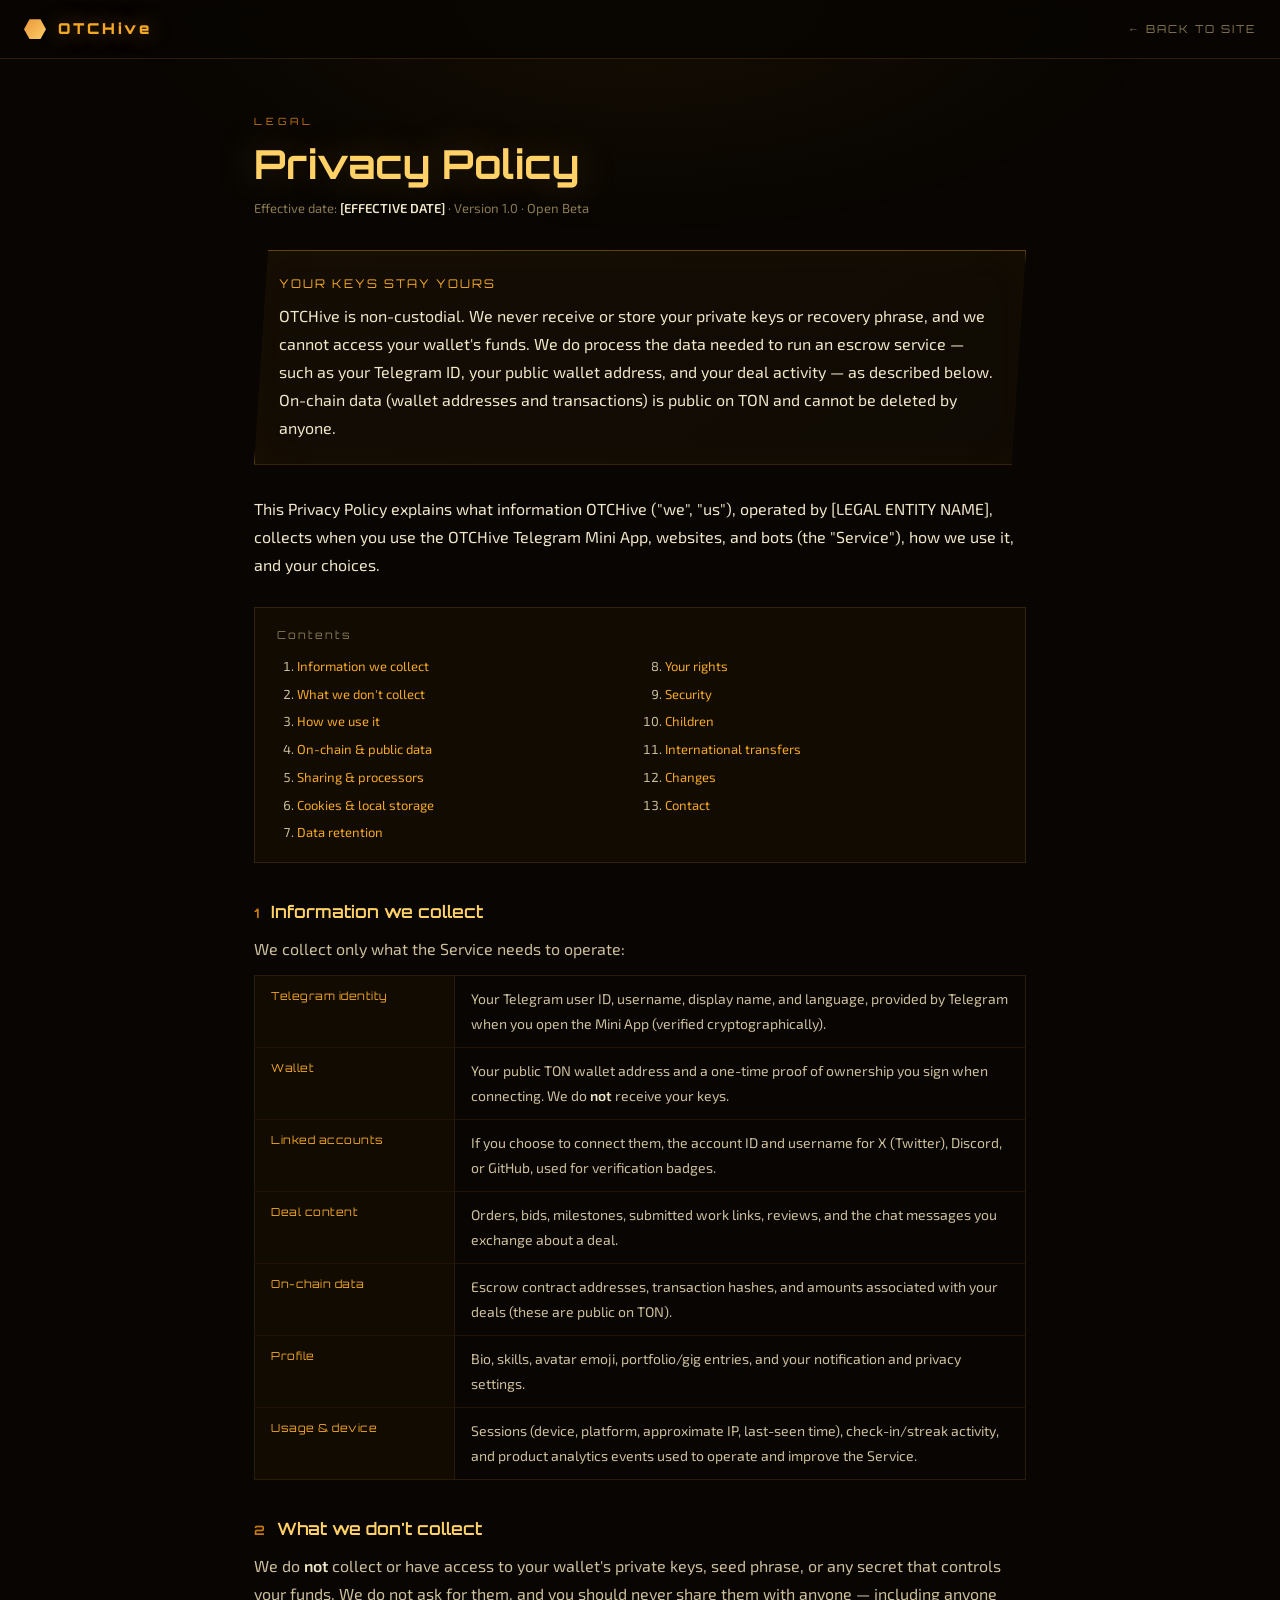
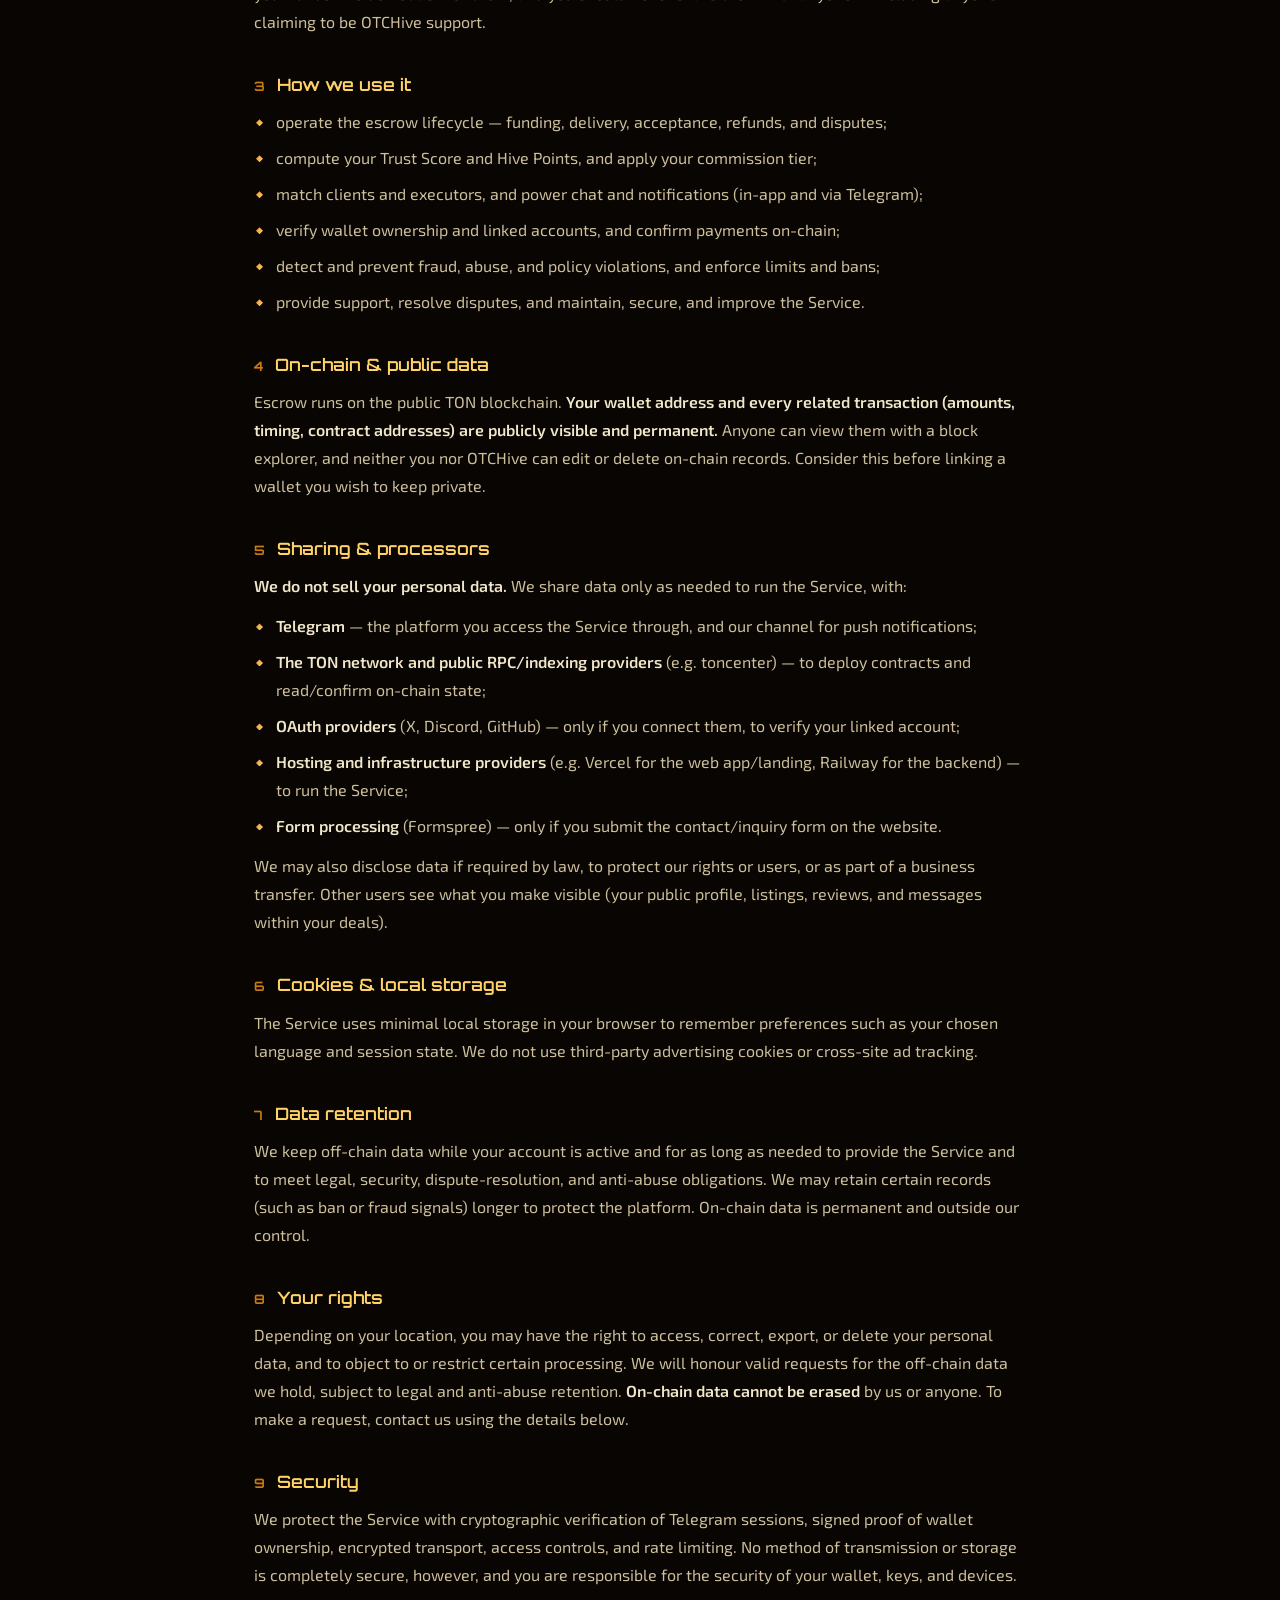
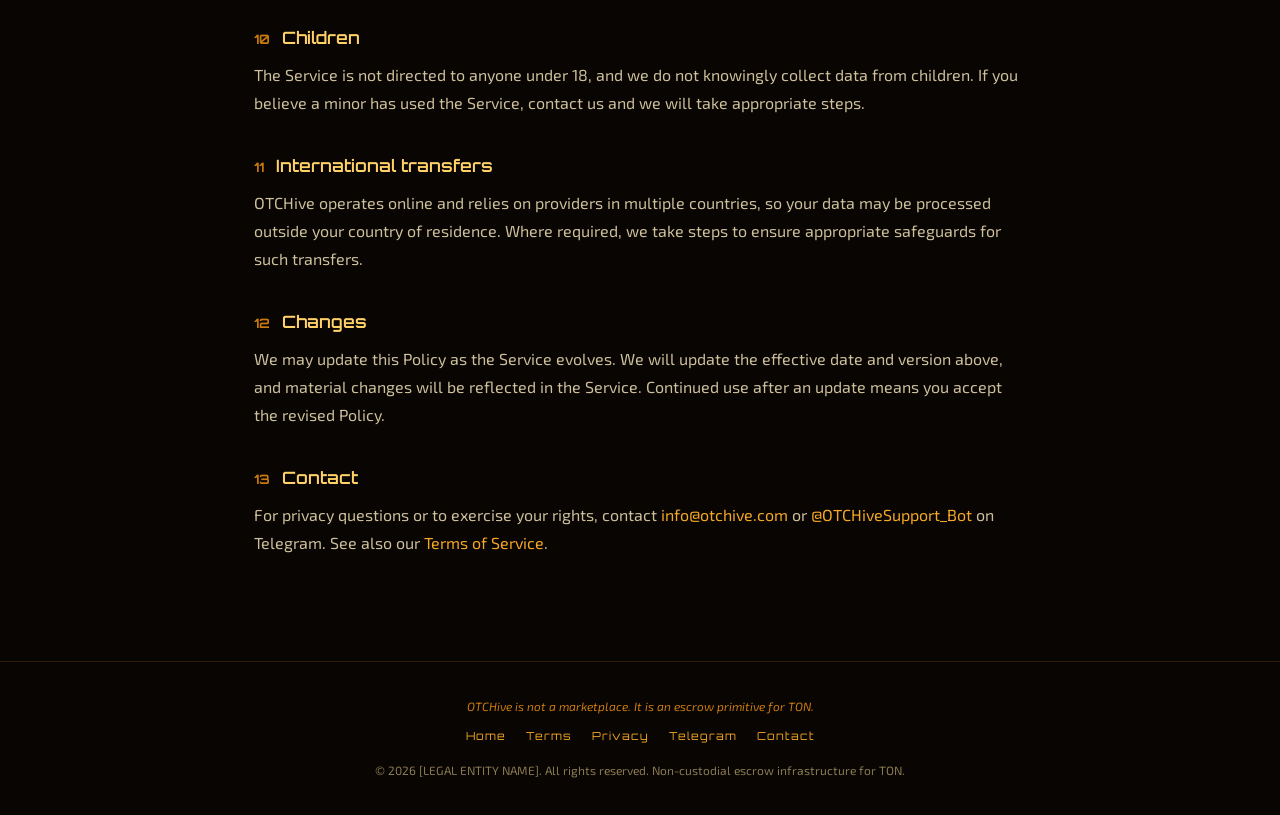
<file: privacy.html>
<!DOCTYPE html>
<html lang="en">
<head>
<meta charset="UTF-8">
<meta name="viewport" content="width=device-width, initial-scale=1.0">
<title>Privacy Policy — OTCHive</title>
<meta name="description" content="OTCHive Privacy Policy — what data we collect and how we use it. Non-custodial escrow on TON.">
<meta name="robots" content="index, follow">
<link rel="canonical" href="https://www.otchive.com/privacy">
<link rel="preconnect" href="https://fonts.googleapis.com"><link rel="preconnect" href="https://fonts.gstatic.com" crossorigin>
<link href="https://fonts.googleapis.com/css2?family=Orbitron:wght@400;600;700;900&family=Exo+2:ital,wght@0,300;0,400;0,500;0,600&display=swap" rel="stylesheet">
<style>
:root{--g1:#F5A825;--g2:#E8943A;--g3:#FFD166;--g4:#C97A10;--dk:#080502;--dk2:#0F0A04;--mt:#8A7A52;--txt:#F0E6C8;--body:#CDBF9C}
*{margin:0;padding:0;box-sizing:border-box}
html{scroll-behavior:smooth}
body{background:var(--dk);color:var(--body);font-family:"Exo 2",sans-serif;line-height:1.75;-webkit-font-smoothing:antialiased;overflow-x:hidden}
body::before{content:"";position:fixed;inset:0 0 auto 0;height:340px;background:radial-gradient(60% 100% at 50% 0%,rgba(245,168,37,.06),transparent 70%);pointer-events:none;z-index:0}
a{color:var(--g1);text-decoration:none;transition:color .2s}
a:hover{color:var(--g3)}
a:focus-visible,button:focus-visible{outline:2px solid var(--g3);outline-offset:3px;border-radius:2px}
.top{position:sticky;top:0;z-index:10;display:flex;align-items:center;justify-content:space-between;gap:16px;padding:16px 24px;background:rgba(8,5,2,.82);backdrop-filter:blur(10px);-webkit-backdrop-filter:blur(10px);border-bottom:1px solid rgba(245,168,37,.16)}
.brand{display:flex;align-items:center;gap:12px}
.hex{width:22px;height:22px;flex-shrink:0;background:linear-gradient(135deg,var(--g2),var(--g3));clip-path:polygon(25% 5%,75% 5%,100% 50%,75% 95%,25% 95%,0 50%);box-shadow:0 0 16px rgba(245,168,37,.4)}
.mark{font-family:"Orbitron",sans-serif;font-weight:900;letter-spacing:3px;font-size:15px;color:var(--g1);text-shadow:0 0 20px rgba(245,168,37,.5)}
.top a.back{font-family:"Orbitron",sans-serif;font-size:11px;letter-spacing:2px;color:var(--mt)}
.top a.back:hover{color:var(--g1)}
.wrap{position:relative;z-index:1;max-width:820px;margin:0 auto;padding:54px 24px 92px}
.eyebrow{font-family:"Orbitron",sans-serif;font-size:10px;letter-spacing:4px;color:var(--g4);text-transform:uppercase}
h1.doc{font-family:"Orbitron",sans-serif;font-weight:700;font-size:clamp(26px,5vw,40px);color:var(--g3);text-shadow:0 0 40px rgba(255,209,102,.25);margin:10px 0 10px;line-height:1.15}
.meta{font-size:13px;color:var(--mt)}
.callout{position:relative;margin:30px 0;padding:22px 24px;background:linear-gradient(145deg,#140d04,#0f0a03);border:1px solid rgba(245,168,37,.34);clip-path:polygon(14px 0,100% 0,calc(100% - 14px) 100%,0 100%);box-shadow:0 0 50px rgba(245,168,37,.08),inset 0 0 40px rgba(245,168,37,.03)}
.callout .ct{font-family:"Orbitron",sans-serif;font-size:12px;letter-spacing:2px;color:var(--g1);margin-bottom:8px;text-transform:uppercase}
.callout p{color:var(--txt)}
.toc{margin:28px 0 0;padding:18px 22px;background:rgba(245,168,37,.04);border:1px solid rgba(245,168,37,.14)}
.toc .tt{font-family:"Orbitron",sans-serif;font-size:11px;letter-spacing:2px;color:var(--mt);margin-bottom:10px}
.toc ol{columns:2;column-gap:30px;margin:0;padding-left:20px;font-size:13px}
.toc li{margin-bottom:5px}
section.s{margin-top:38px;scroll-margin-top:88px}
section.s h2{font-family:"Orbitron",sans-serif;font-weight:600;font-size:17px;color:var(--g3);margin-bottom:12px;display:flex;gap:12px;align-items:baseline;line-height:1.3}
section.s h2 .n{font-size:13px;color:var(--g4);font-weight:700;flex-shrink:0}
section.s h3{font-family:"Orbitron",sans-serif;font-weight:400;font-size:13px;color:var(--g1);margin:18px 0 8px;letter-spacing:.5px}
section.s p{margin:0 0 12px}
section.s ul{margin:0 0 12px;list-style:none}
section.s li{position:relative;padding-left:22px;margin-bottom:8px}
section.s li::before{content:"";position:absolute;left:2px;top:11px;width:7px;height:7px;background:linear-gradient(135deg,var(--g2),var(--g3));clip-path:polygon(50% 0,100% 50%,50% 100%,0 50%)}
strong{color:var(--txt);font-weight:600}
.lead{font-size:16px;color:var(--txt)}
.tbl{margin:6px 0 14px;border:1px solid rgba(245,168,37,.14)}
.tbl .row{display:grid;grid-template-columns:200px 1fr;gap:0;border-bottom:1px solid rgba(245,168,37,.1)}
.tbl .row:last-child{border-bottom:none}
.tbl .k{padding:11px 16px;font-family:"Orbitron",sans-serif;font-size:11px;letter-spacing:.5px;color:var(--g1);background:rgba(245,168,37,.04);border-right:1px solid rgba(245,168,37,.1)}
.tbl .v{padding:11px 16px;font-size:14px}
@media(max-width:560px){.tbl .row{grid-template-columns:1fr}.tbl .k{border-right:none;border-bottom:1px solid rgba(245,168,37,.1)}}
footer{position:relative;z-index:1;border-top:1px solid rgba(245,168,37,.16);padding:34px 24px;text-align:center;color:var(--mt);font-size:12px}
footer .fl{display:flex;gap:20px;justify-content:center;flex-wrap:wrap;margin-bottom:14px;font-family:"Orbitron",sans-serif;font-size:11px;letter-spacing:1px}
footer .tag{font-style:italic;color:var(--g4);margin-bottom:10px}
@media(prefers-reduced-motion:reduce){*{animation:none!important;transition:none!important;scroll-behavior:auto}}
@media(max-width:600px){.wrap{padding:40px 18px 70px}.top{padding:13px 16px}.toc ol{columns:1}}
</style>
</head>
<body>
<header class="top">
  <a href="/" class="brand" aria-label="OTCHive home"><span class="hex"></span><span class="mark">OTCHive</span></a>
  <a href="/" class="back">← BACK TO SITE</a>
</header>

<main class="wrap">
  <p class="eyebrow">Legal</p>
  <h1 class="doc">Privacy Policy</h1>
  <p class="meta">Effective date: <strong>[EFFECTIVE DATE]</strong> · Version 1.0 · Open Beta</p>

  <div class="callout" role="note">
    <div class="ct">Your keys stay yours</div>
    <p>OTCHive is non-custodial. We never receive or store your private keys or recovery phrase, and we cannot access your wallet's funds. We do process the data needed to run an escrow service — such as your Telegram ID, your public wallet address, and your deal activity — as described below. On-chain data (wallet addresses and transactions) is public on TON and cannot be deleted by anyone.</p>
  </div>

  <p class="lead">This Privacy Policy explains what information OTCHive ("we", "us"), operated by [LEGAL ENTITY NAME], collects when you use the OTCHive Telegram Mini App, websites, and bots (the "Service"), how we use it, and your choices.</p>

  <nav class="toc" aria-label="Contents">
    <div class="tt">Contents</div>
    <ol>
      <li><a href="#collect">Information we collect</a></li>
      <li><a href="#notcollect">What we don't collect</a></li>
      <li><a href="#use">How we use it</a></li>
      <li><a href="#onchain">On-chain &amp; public data</a></li>
      <li><a href="#sharing">Sharing &amp; processors</a></li>
      <li><a href="#cookies">Cookies &amp; local storage</a></li>
      <li><a href="#retention">Data retention</a></li>
      <li><a href="#rights">Your rights</a></li>
      <li><a href="#security">Security</a></li>
      <li><a href="#children">Children</a></li>
      <li><a href="#intl">International transfers</a></li>
      <li><a href="#changes">Changes</a></li>
      <li><a href="#contact">Contact</a></li>
    </ol>
  </nav>

  <section class="s" id="collect">
    <h2><span class="n">1</span> Information we collect</h2>
    <p>We collect only what the Service needs to operate:</p>
    <div class="tbl">
      <div class="row"><div class="k">Telegram identity</div><div class="v">Your Telegram user ID, username, display name, and language, provided by Telegram when you open the Mini App (verified cryptographically).</div></div>
      <div class="row"><div class="k">Wallet</div><div class="v">Your public TON wallet address and a one-time proof of ownership you sign when connecting. We do <strong>not</strong> receive your keys.</div></div>
      <div class="row"><div class="k">Linked accounts</div><div class="v">If you choose to connect them, the account ID and username for X (Twitter), Discord, or GitHub, used for verification badges.</div></div>
      <div class="row"><div class="k">Deal content</div><div class="v">Orders, bids, milestones, submitted work links, reviews, and the chat messages you exchange about a deal.</div></div>
      <div class="row"><div class="k">On-chain data</div><div class="v">Escrow contract addresses, transaction hashes, and amounts associated with your deals (these are public on TON).</div></div>
      <div class="row"><div class="k">Profile</div><div class="v">Bio, skills, avatar emoji, portfolio/gig entries, and your notification and privacy settings.</div></div>
      <div class="row"><div class="k">Usage &amp; device</div><div class="v">Sessions (device, platform, approximate IP, last-seen time), check-in/streak activity, and product analytics events used to operate and improve the Service.</div></div>
    </div>
  </section>

  <section class="s" id="notcollect">
    <h2><span class="n">2</span> What we don't collect</h2>
    <p>We do <strong>not</strong> collect or have access to your wallet's private keys, seed phrase, or any secret that controls your funds. We do not ask for them, and you should never share them with anyone — including anyone claiming to be OTCHive support.</p>
  </section>

  <section class="s" id="use">
    <h2><span class="n">3</span> How we use it</h2>
    <ul>
      <li>operate the escrow lifecycle — funding, delivery, acceptance, refunds, and disputes;</li>
      <li>compute your Trust Score and Hive Points, and apply your commission tier;</li>
      <li>match clients and executors, and power chat and notifications (in-app and via Telegram);</li>
      <li>verify wallet ownership and linked accounts, and confirm payments on-chain;</li>
      <li>detect and prevent fraud, abuse, and policy violations, and enforce limits and bans;</li>
      <li>provide support, resolve disputes, and maintain, secure, and improve the Service.</li>
    </ul>
  </section>

  <section class="s" id="onchain">
    <h2><span class="n">4</span> On-chain &amp; public data</h2>
    <p>Escrow runs on the public TON blockchain. <strong>Your wallet address and every related transaction (amounts, timing, contract addresses) are publicly visible and permanent.</strong> Anyone can view them with a block explorer, and neither you nor OTCHive can edit or delete on-chain records. Consider this before linking a wallet you wish to keep private.</p>
  </section>

  <section class="s" id="sharing">
    <h2><span class="n">5</span> Sharing &amp; processors</h2>
    <p><strong>We do not sell your personal data.</strong> We share data only as needed to run the Service, with:</p>
    <ul>
      <li><strong>Telegram</strong> — the platform you access the Service through, and our channel for push notifications;</li>
      <li><strong>The TON network and public RPC/indexing providers</strong> (e.g. toncenter) — to deploy contracts and read/confirm on-chain state;</li>
      <li><strong>OAuth providers</strong> (X, Discord, GitHub) — only if you connect them, to verify your linked account;</li>
      <li><strong>Hosting and infrastructure providers</strong> (e.g. Vercel for the web app/landing, Railway for the backend) — to run the Service;</li>
      <li><strong>Form processing</strong> (Formspree) — only if you submit the contact/inquiry form on the website.</li>
    </ul>
    <p>We may also disclose data if required by law, to protect our rights or users, or as part of a business transfer. Other users see what you make visible (your public profile, listings, reviews, and messages within your deals).</p>
  </section>

  <section class="s" id="cookies">
    <h2><span class="n">6</span> Cookies &amp; local storage</h2>
    <p>The Service uses minimal local storage in your browser to remember preferences such as your chosen language and session state. We do not use third-party advertising cookies or cross-site ad tracking.</p>
  </section>

  <section class="s" id="retention">
    <h2><span class="n">7</span> Data retention</h2>
    <p>We keep off-chain data while your account is active and for as long as needed to provide the Service and to meet legal, security, dispute-resolution, and anti-abuse obligations. We may retain certain records (such as ban or fraud signals) longer to protect the platform. On-chain data is permanent and outside our control.</p>
  </section>

  <section class="s" id="rights">
    <h2><span class="n">8</span> Your rights</h2>
    <p>Depending on your location, you may have the right to access, correct, export, or delete your personal data, and to object to or restrict certain processing. We will honour valid requests for the off-chain data we hold, subject to legal and anti-abuse retention. <strong>On-chain data cannot be erased</strong> by us or anyone. To make a request, contact us using the details below.</p>
  </section>

  <section class="s" id="security">
    <h2><span class="n">9</span> Security</h2>
    <p>We protect the Service with cryptographic verification of Telegram sessions, signed proof of wallet ownership, encrypted transport, access controls, and rate limiting. No method of transmission or storage is completely secure, however, and you are responsible for the security of your wallet, keys, and devices.</p>
  </section>

  <section class="s" id="children">
    <h2><span class="n">10</span> Children</h2>
    <p>The Service is not directed to anyone under 18, and we do not knowingly collect data from children. If you believe a minor has used the Service, contact us and we will take appropriate steps.</p>
  </section>

  <section class="s" id="intl">
    <h2><span class="n">11</span> International transfers</h2>
    <p>OTCHive operates online and relies on providers in multiple countries, so your data may be processed outside your country of residence. Where required, we take steps to ensure appropriate safeguards for such transfers.</p>
  </section>

  <section class="s" id="changes">
    <h2><span class="n">12</span> Changes</h2>
    <p>We may update this Policy as the Service evolves. We will update the effective date and version above, and material changes will be reflected in the Service. Continued use after an update means you accept the revised Policy.</p>
  </section>

  <section class="s" id="contact">
    <h2><span class="n">13</span> Contact</h2>
    <p>For privacy questions or to exercise your rights, contact <a href="mailto:info@otchive.com">info@otchive.com</a> or <a href="https://t.me/OTCHiveSupport_Bot" target="_blank" rel="noopener">@OTCHiveSupport_Bot</a> on Telegram. See also our <a href="/terms">Terms of Service</a>.</p>
  </section>
</main>

<footer>
  <p class="tag">OTCHive is not a marketplace. It is an escrow primitive for TON.</p>
  <div class="fl">
    <a href="/">Home</a>
    <a href="/terms">Terms</a>
    <a href="/privacy">Privacy</a>
    <a href="https://t.me/OTCHiveBot" target="_blank" rel="noopener">Telegram</a>
    <a href="mailto:info@otchive.com">Contact</a>
  </div>
  <p>© <span id="yr"></span> [LEGAL ENTITY NAME]. All rights reserved. Non-custodial escrow infrastructure for TON.</p>
</footer>
<script>document.getElementById('yr').textContent=new Date().getFullYear();</script>
</body>
</html>
</file>
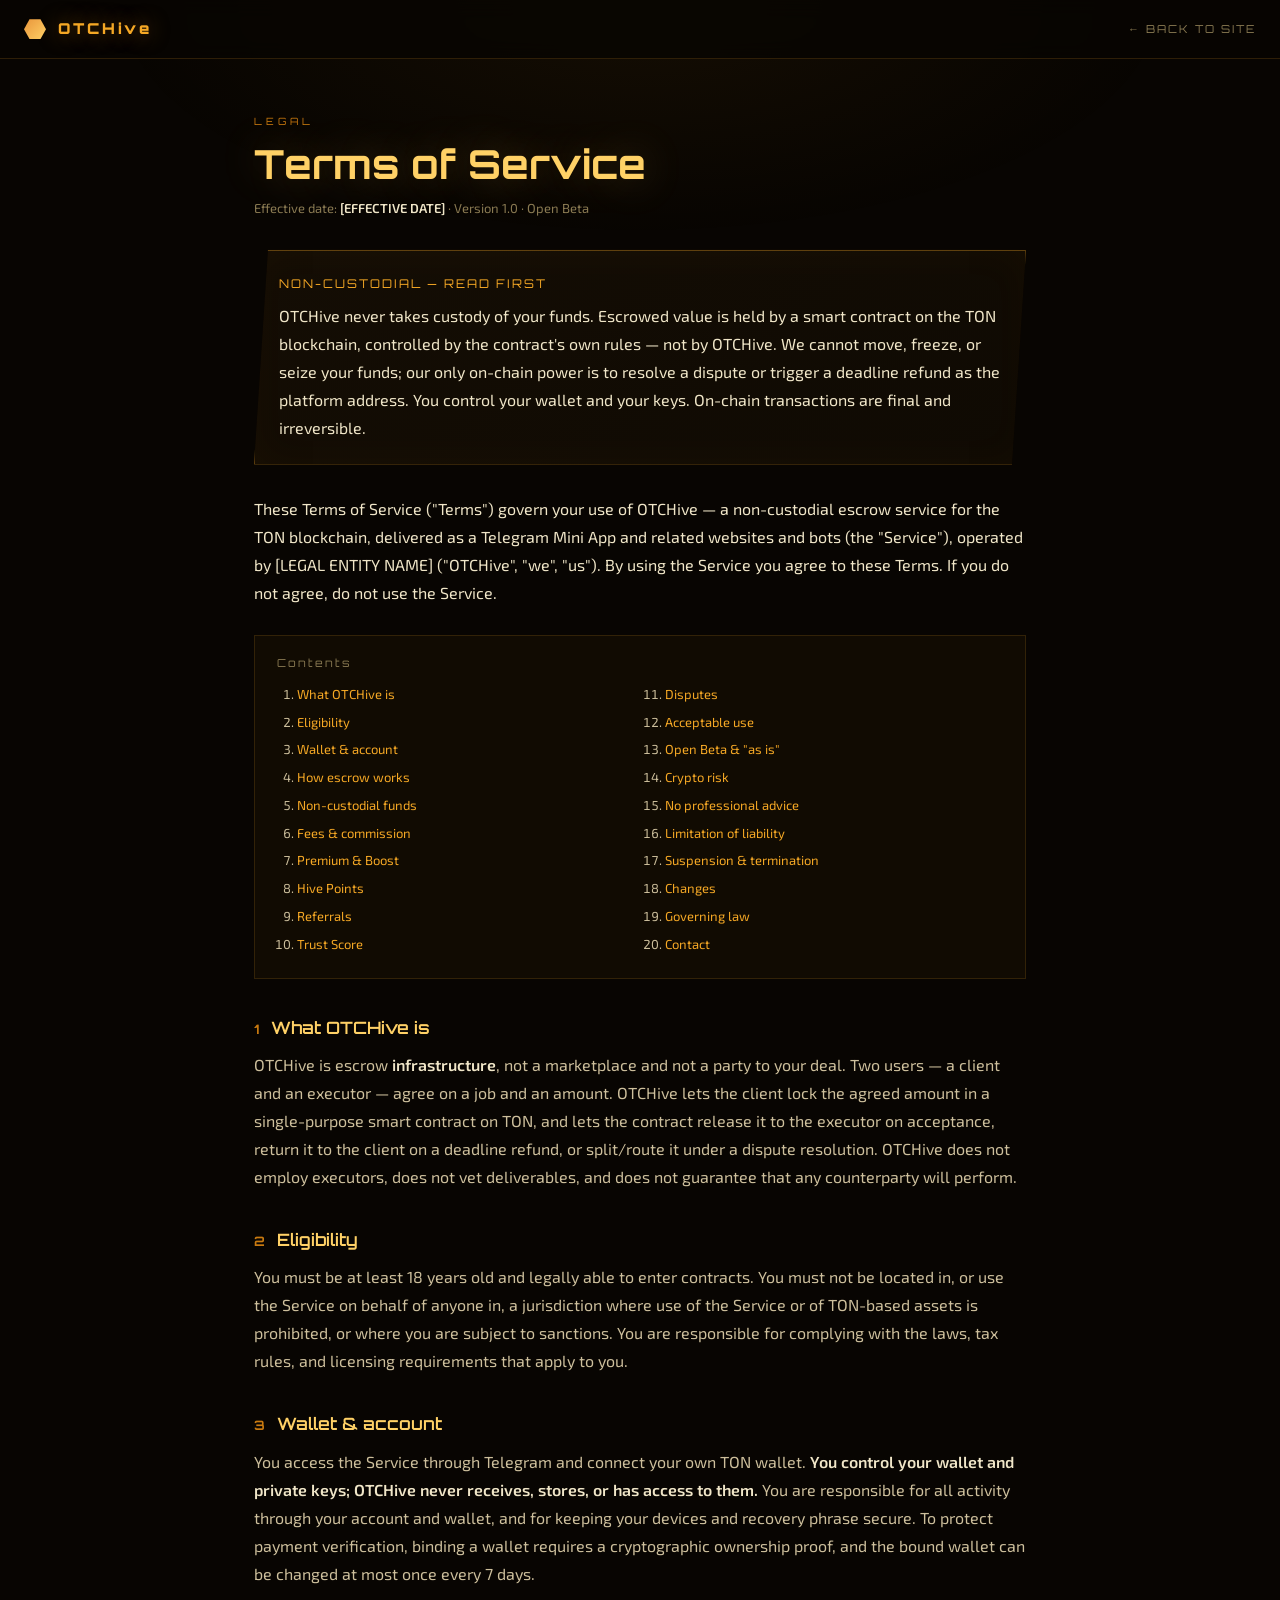
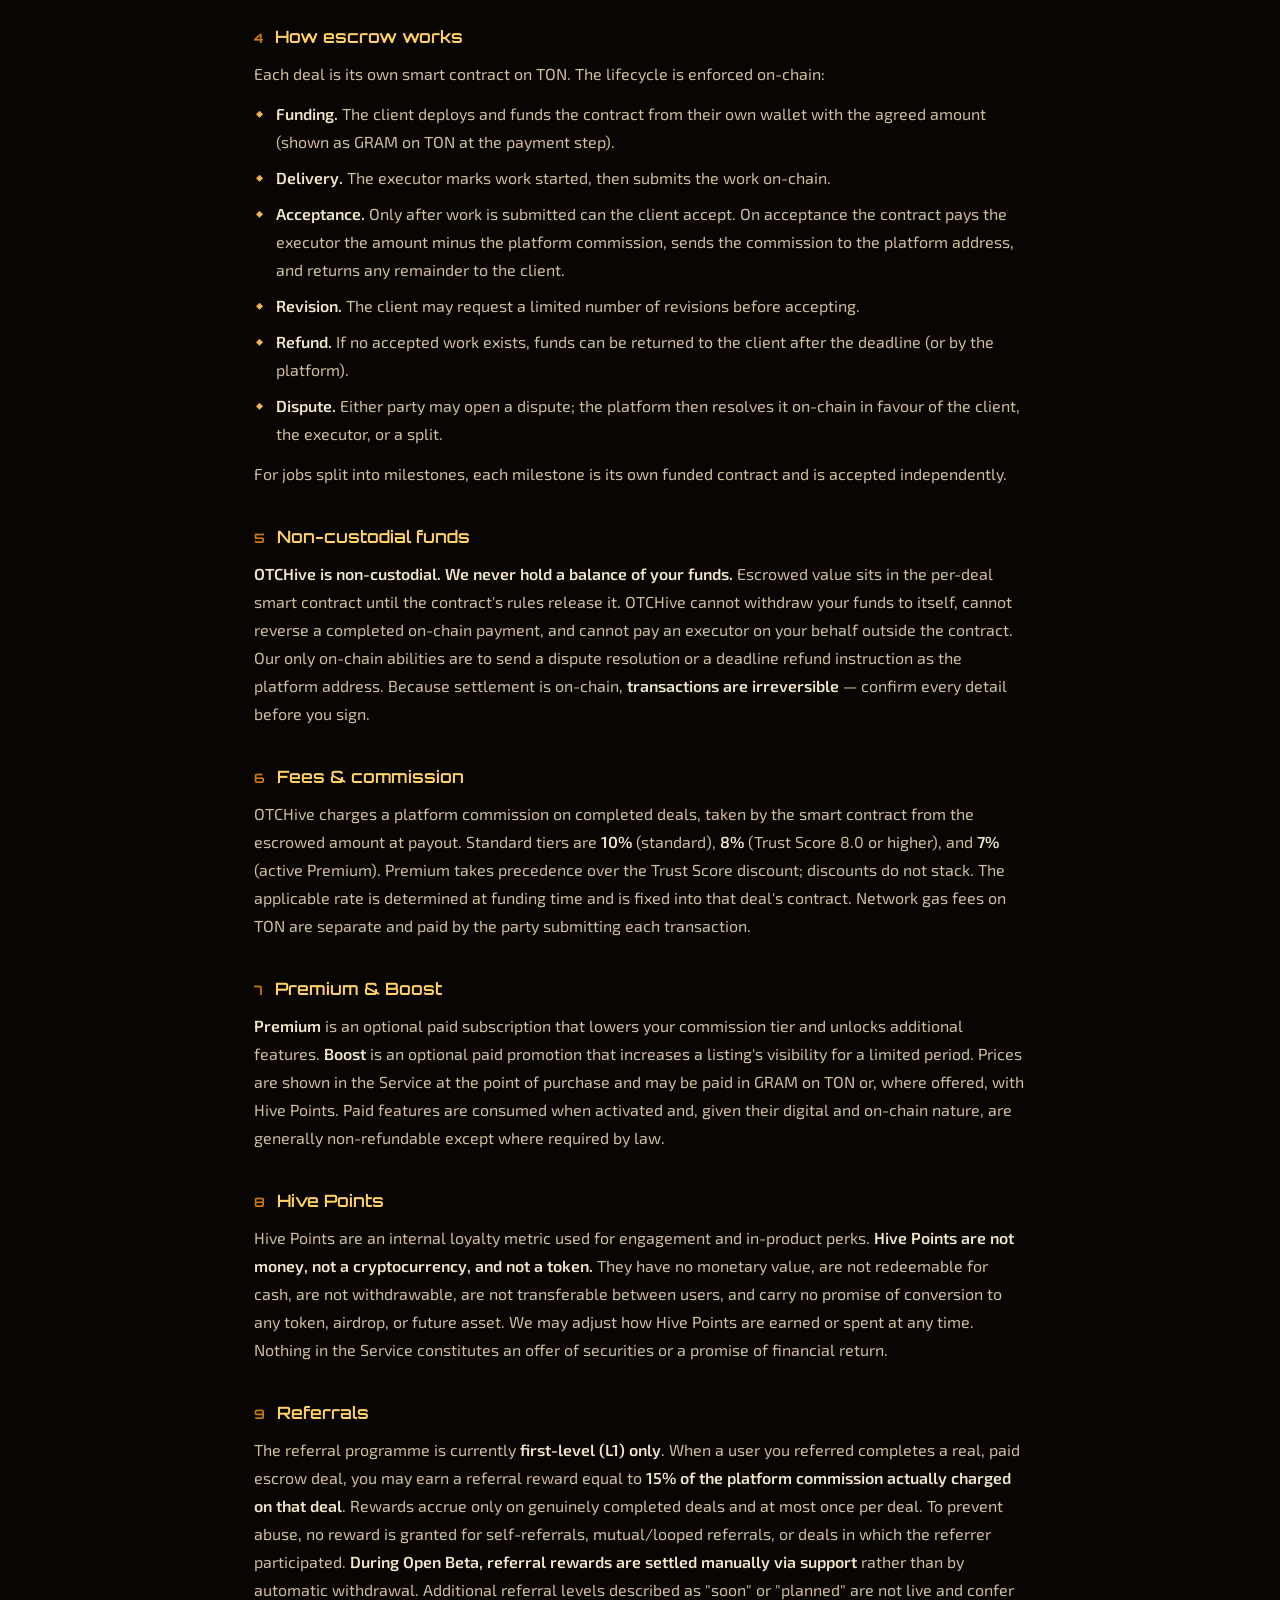
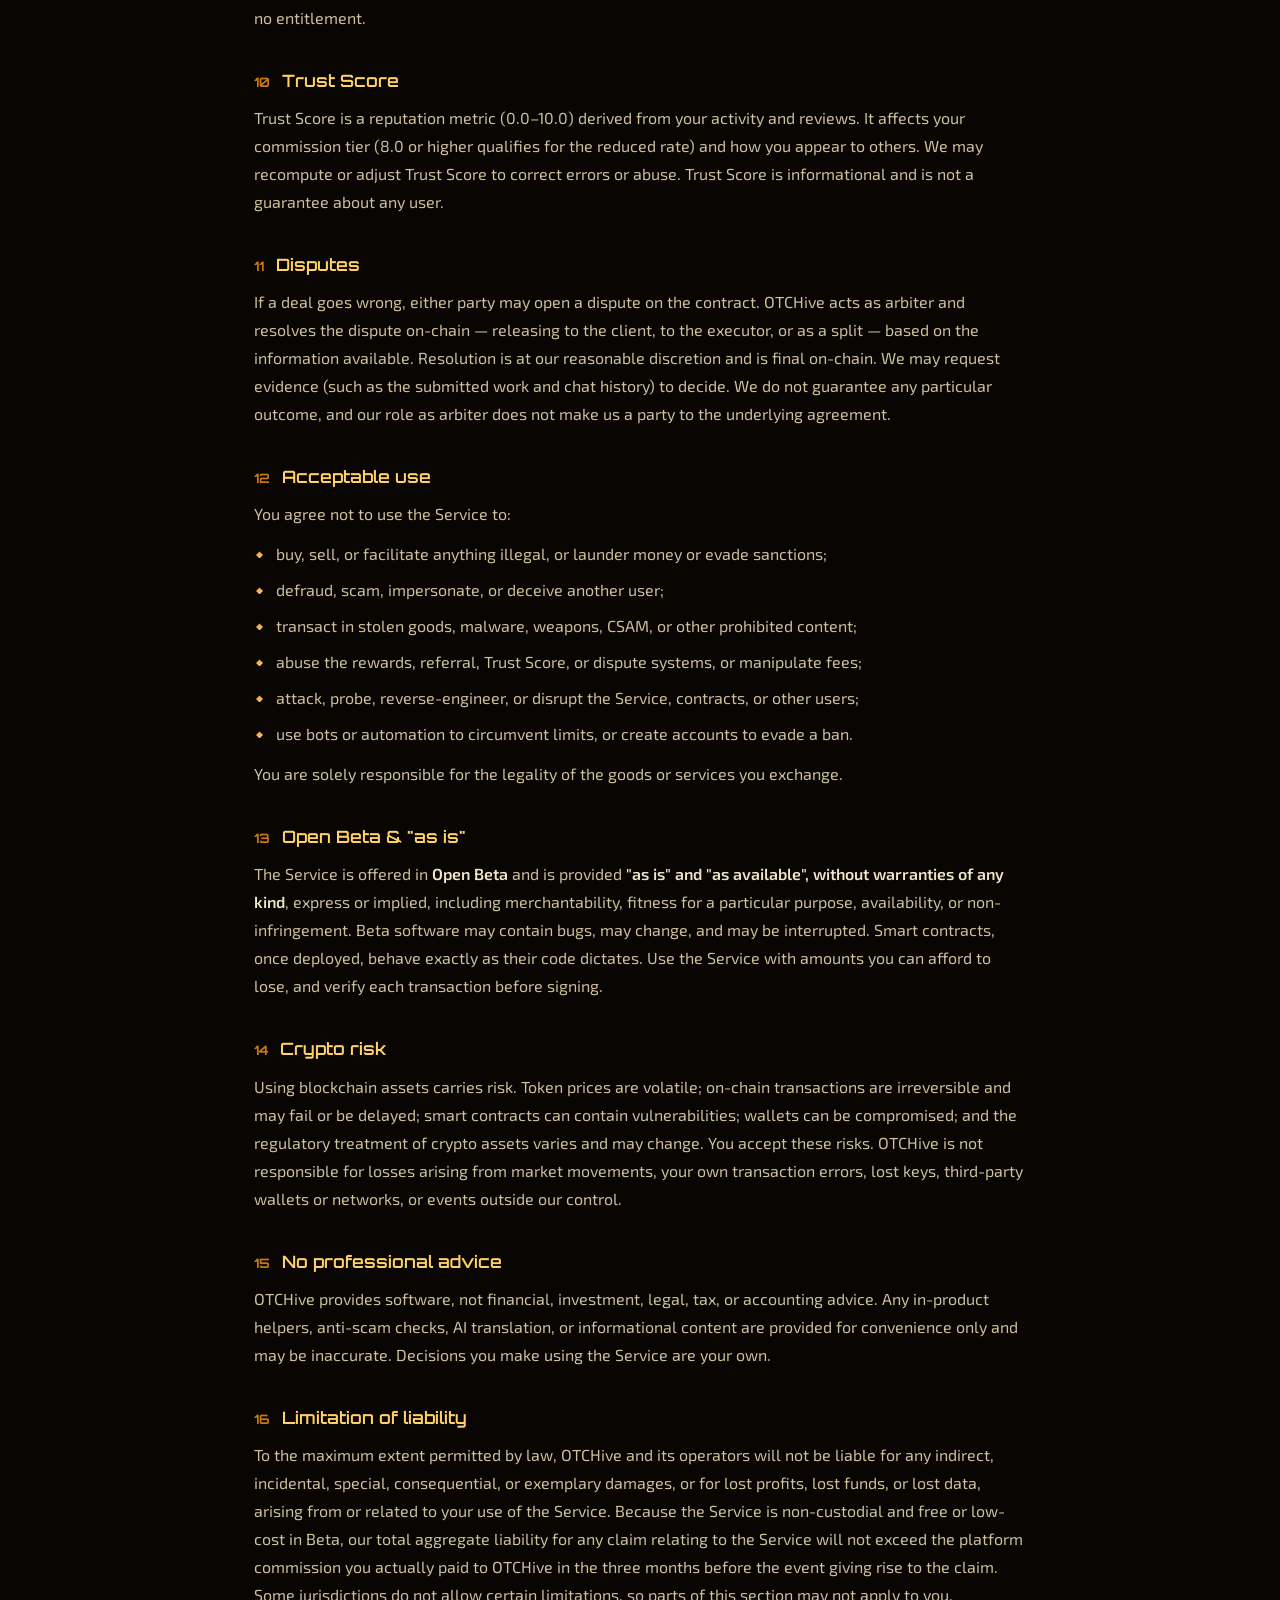
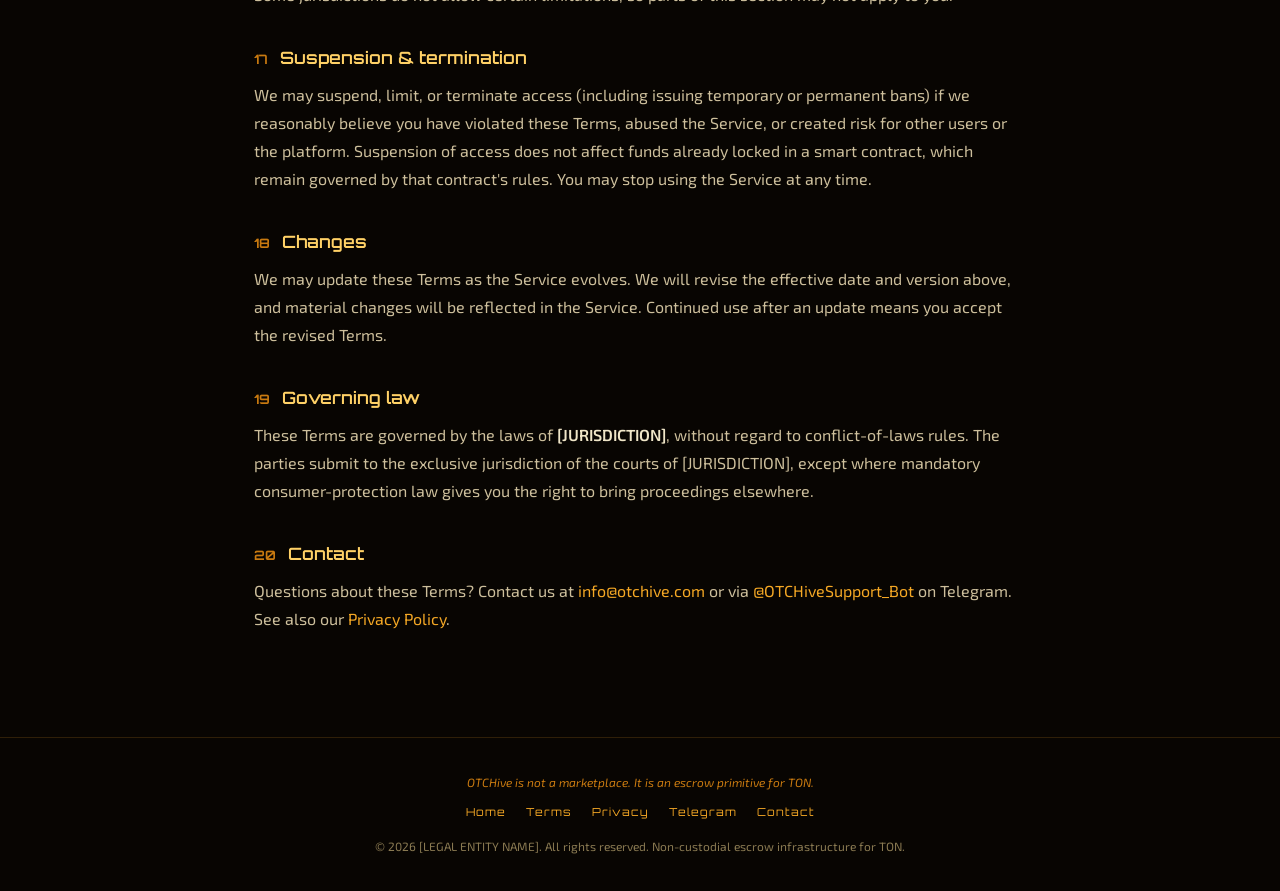
<file: terms.html>
<!DOCTYPE html>
<html lang="en">
<head>
<meta charset="UTF-8">
<meta name="viewport" content="width=device-width, initial-scale=1.0">
<title>Terms of Service — OTCHive</title>
<meta name="description" content="OTCHive Terms of Service — non-custodial escrow infrastructure for TON. Open Beta.">
<meta name="robots" content="index, follow">
<link rel="canonical" href="https://www.otchive.com/terms">
<link rel="preconnect" href="https://fonts.googleapis.com"><link rel="preconnect" href="https://fonts.gstatic.com" crossorigin>
<link href="https://fonts.googleapis.com/css2?family=Orbitron:wght@400;600;700;900&family=Exo+2:ital,wght@0,300;0,400;0,500;0,600&display=swap" rel="stylesheet">
<style>
:root{--g1:#F5A825;--g2:#E8943A;--g3:#FFD166;--g4:#C97A10;--dk:#080502;--dk2:#0F0A04;--mt:#8A7A52;--txt:#F0E6C8;--body:#CDBF9C}
*{margin:0;padding:0;box-sizing:border-box}
html{scroll-behavior:smooth}
body{background:var(--dk);color:var(--body);font-family:"Exo 2",sans-serif;line-height:1.75;-webkit-font-smoothing:antialiased;overflow-x:hidden}
body::before{content:"";position:fixed;inset:0 0 auto 0;height:340px;background:radial-gradient(60% 100% at 50% 0%,rgba(245,168,37,.06),transparent 70%);pointer-events:none;z-index:0}
a{color:var(--g1);text-decoration:none;transition:color .2s}
a:hover{color:var(--g3)}
a:focus-visible,button:focus-visible{outline:2px solid var(--g3);outline-offset:3px;border-radius:2px}
.top{position:sticky;top:0;z-index:10;display:flex;align-items:center;justify-content:space-between;gap:16px;padding:16px 24px;background:rgba(8,5,2,.82);backdrop-filter:blur(10px);-webkit-backdrop-filter:blur(10px);border-bottom:1px solid rgba(245,168,37,.16)}
.brand{display:flex;align-items:center;gap:12px}
.hex{width:22px;height:22px;flex-shrink:0;background:linear-gradient(135deg,var(--g2),var(--g3));clip-path:polygon(25% 5%,75% 5%,100% 50%,75% 95%,25% 95%,0 50%);box-shadow:0 0 16px rgba(245,168,37,.4)}
.mark{font-family:"Orbitron",sans-serif;font-weight:900;letter-spacing:3px;font-size:15px;color:var(--g1);text-shadow:0 0 20px rgba(245,168,37,.5)}
.top a.back{font-family:"Orbitron",sans-serif;font-size:11px;letter-spacing:2px;color:var(--mt)}
.top a.back:hover{color:var(--g1)}
.wrap{position:relative;z-index:1;max-width:820px;margin:0 auto;padding:54px 24px 92px}
.eyebrow{font-family:"Orbitron",sans-serif;font-size:10px;letter-spacing:4px;color:var(--g4);text-transform:uppercase}
h1.doc{font-family:"Orbitron",sans-serif;font-weight:700;font-size:clamp(26px,5vw,40px);color:var(--g3);text-shadow:0 0 40px rgba(255,209,102,.25);margin:10px 0 10px;line-height:1.15}
.meta{font-size:13px;color:var(--mt)}
.callout{position:relative;margin:30px 0;padding:22px 24px;background:linear-gradient(145deg,#140d04,#0f0a03);border:1px solid rgba(245,168,37,.34);clip-path:polygon(14px 0,100% 0,calc(100% - 14px) 100%,0 100%);box-shadow:0 0 50px rgba(245,168,37,.08),inset 0 0 40px rgba(245,168,37,.03)}
.callout .ct{font-family:"Orbitron",sans-serif;font-size:12px;letter-spacing:2px;color:var(--g1);margin-bottom:8px;text-transform:uppercase}
.callout p{color:var(--txt)}
.toc{margin:28px 0 0;padding:18px 22px;background:rgba(245,168,37,.04);border:1px solid rgba(245,168,37,.14)}
.toc .tt{font-family:"Orbitron",sans-serif;font-size:11px;letter-spacing:2px;color:var(--mt);margin-bottom:10px}
.toc ol{columns:2;column-gap:30px;margin:0;padding-left:20px;font-size:13px}
.toc li{margin-bottom:5px}
section.s{margin-top:38px;scroll-margin-top:88px}
section.s h2{font-family:"Orbitron",sans-serif;font-weight:600;font-size:17px;color:var(--g3);margin-bottom:12px;display:flex;gap:12px;align-items:baseline;line-height:1.3}
section.s h2 .n{font-size:13px;color:var(--g4);font-weight:700;flex-shrink:0}
section.s h3{font-family:"Orbitron",sans-serif;font-weight:400;font-size:13px;color:var(--g1);margin:18px 0 8px;letter-spacing:.5px}
section.s p{margin:0 0 12px}
section.s ul{margin:0 0 12px;list-style:none}
section.s li{position:relative;padding-left:22px;margin-bottom:8px}
section.s li::before{content:"";position:absolute;left:2px;top:11px;width:7px;height:7px;background:linear-gradient(135deg,var(--g2),var(--g3));clip-path:polygon(50% 0,100% 50%,50% 100%,0 50%)}
strong{color:var(--txt);font-weight:600}
.lead{font-size:16px;color:var(--txt)}
footer{position:relative;z-index:1;border-top:1px solid rgba(245,168,37,.16);padding:34px 24px;text-align:center;color:var(--mt);font-size:12px}
footer .fl{display:flex;gap:20px;justify-content:center;flex-wrap:wrap;margin-bottom:14px;font-family:"Orbitron",sans-serif;font-size:11px;letter-spacing:1px}
footer .tag{font-style:italic;color:var(--g4);margin-bottom:10px}
@media(prefers-reduced-motion:reduce){*{animation:none!important;transition:none!important;scroll-behavior:auto}}
@media(max-width:600px){.wrap{padding:40px 18px 70px}.top{padding:13px 16px}.toc ol{columns:1}}
</style>
</head>
<body>
<header class="top">
  <a href="/" class="brand" aria-label="OTCHive home"><span class="hex"></span><span class="mark">OTCHive</span></a>
  <a href="/" class="back">← BACK TO SITE</a>
</header>

<main class="wrap">
  <p class="eyebrow">Legal</p>
  <h1 class="doc">Terms of Service</h1>
  <p class="meta">Effective date: <strong>[EFFECTIVE DATE]</strong> · Version 1.0 · Open Beta</p>

  <div class="callout" role="note">
    <div class="ct">Non-custodial — read first</div>
    <p>OTCHive never takes custody of your funds. Escrowed value is held by a smart contract on the TON blockchain, controlled by the contract's own rules — not by OTCHive. We cannot move, freeze, or seize your funds; our only on-chain power is to resolve a dispute or trigger a deadline refund as the platform address. You control your wallet and your keys. On-chain transactions are final and irreversible.</p>
  </div>

  <p class="lead">These Terms of Service ("Terms") govern your use of OTCHive — a non-custodial escrow service for the TON blockchain, delivered as a Telegram Mini App and related websites and bots (the "Service"), operated by [LEGAL ENTITY NAME] ("OTCHive", "we", "us"). By using the Service you agree to these Terms. If you do not agree, do not use the Service.</p>

  <nav class="toc" aria-label="Contents">
    <div class="tt">Contents</div>
    <ol>
      <li><a href="#about">What OTCHive is</a></li>
      <li><a href="#eligibility">Eligibility</a></li>
      <li><a href="#wallet">Wallet &amp; account</a></li>
      <li><a href="#escrow">How escrow works</a></li>
      <li><a href="#custody">Non-custodial funds</a></li>
      <li><a href="#fees">Fees &amp; commission</a></li>
      <li><a href="#premium">Premium &amp; Boost</a></li>
      <li><a href="#points">Hive Points</a></li>
      <li><a href="#referrals">Referrals</a></li>
      <li><a href="#trust">Trust Score</a></li>
      <li><a href="#disputes">Disputes</a></li>
      <li><a href="#conduct">Acceptable use</a></li>
      <li><a href="#beta">Open Beta &amp; "as is"</a></li>
      <li><a href="#risk">Crypto risk</a></li>
      <li><a href="#noadvice">No professional advice</a></li>
      <li><a href="#liability">Limitation of liability</a></li>
      <li><a href="#suspension">Suspension &amp; termination</a></li>
      <li><a href="#changes">Changes</a></li>
      <li><a href="#law">Governing law</a></li>
      <li><a href="#contact">Contact</a></li>
    </ol>
  </nav>

  <section class="s" id="about">
    <h2><span class="n">1</span> What OTCHive is</h2>
    <p>OTCHive is escrow <strong>infrastructure</strong>, not a marketplace and not a party to your deal. Two users — a client and an executor — agree on a job and an amount. OTCHive lets the client lock the agreed amount in a single-purpose smart contract on TON, and lets the contract release it to the executor on acceptance, return it to the client on a deadline refund, or split/route it under a dispute resolution. OTCHive does not employ executors, does not vet deliverables, and does not guarantee that any counterparty will perform.</p>
  </section>

  <section class="s" id="eligibility">
    <h2><span class="n">2</span> Eligibility</h2>
    <p>You must be at least 18 years old and legally able to enter contracts. You must not be located in, or use the Service on behalf of anyone in, a jurisdiction where use of the Service or of TON-based assets is prohibited, or where you are subject to sanctions. You are responsible for complying with the laws, tax rules, and licensing requirements that apply to you.</p>
  </section>

  <section class="s" id="wallet">
    <h2><span class="n">3</span> Wallet &amp; account</h2>
    <p>You access the Service through Telegram and connect your own TON wallet. <strong>You control your wallet and private keys; OTCHive never receives, stores, or has access to them.</strong> You are responsible for all activity through your account and wallet, and for keeping your devices and recovery phrase secure. To protect payment verification, binding a wallet requires a cryptographic ownership proof, and the bound wallet can be changed at most once every 7 days.</p>
  </section>

  <section class="s" id="escrow">
    <h2><span class="n">4</span> How escrow works</h2>
    <p>Each deal is its own smart contract on TON. The lifecycle is enforced on-chain:</p>
    <ul>
      <li><strong>Funding.</strong> The client deploys and funds the contract from their own wallet with the agreed amount (shown as GRAM on TON at the payment step).</li>
      <li><strong>Delivery.</strong> The executor marks work started, then submits the work on-chain.</li>
      <li><strong>Acceptance.</strong> Only after work is submitted can the client accept. On acceptance the contract pays the executor the amount minus the platform commission, sends the commission to the platform address, and returns any remainder to the client.</li>
      <li><strong>Revision.</strong> The client may request a limited number of revisions before accepting.</li>
      <li><strong>Refund.</strong> If no accepted work exists, funds can be returned to the client after the deadline (or by the platform).</li>
      <li><strong>Dispute.</strong> Either party may open a dispute; the platform then resolves it on-chain in favour of the client, the executor, or a split.</li>
    </ul>
    <p>For jobs split into milestones, each milestone is its own funded contract and is accepted independently.</p>
  </section>

  <section class="s" id="custody">
    <h2><span class="n">5</span> Non-custodial funds</h2>
    <p><strong>OTCHive is non-custodial. We never hold a balance of your funds.</strong> Escrowed value sits in the per-deal smart contract until the contract's rules release it. OTCHive cannot withdraw your funds to itself, cannot reverse a completed on-chain payment, and cannot pay an executor on your behalf outside the contract. Our only on-chain abilities are to send a dispute resolution or a deadline refund instruction as the platform address. Because settlement is on-chain, <strong>transactions are irreversible</strong> — confirm every detail before you sign.</p>
  </section>

  <section class="s" id="fees">
    <h2><span class="n">6</span> Fees &amp; commission</h2>
    <p>OTCHive charges a platform commission on completed deals, taken by the smart contract from the escrowed amount at payout. Standard tiers are <strong>10%</strong> (standard), <strong>8%</strong> (Trust Score 8.0 or higher), and <strong>7%</strong> (active Premium). Premium takes precedence over the Trust Score discount; discounts do not stack. The applicable rate is determined at funding time and is fixed into that deal's contract. Network gas fees on TON are separate and paid by the party submitting each transaction.</p>
  </section>

  <section class="s" id="premium">
    <h2><span class="n">7</span> Premium &amp; Boost</h2>
    <p><strong>Premium</strong> is an optional paid subscription that lowers your commission tier and unlocks additional features. <strong>Boost</strong> is an optional paid promotion that increases a listing's visibility for a limited period. Prices are shown in the Service at the point of purchase and may be paid in GRAM on TON or, where offered, with Hive Points. Paid features are consumed when activated and, given their digital and on-chain nature, are generally non-refundable except where required by law.</p>
  </section>

  <section class="s" id="points">
    <h2><span class="n">8</span> Hive Points</h2>
    <p>Hive Points are an internal loyalty metric used for engagement and in-product perks. <strong>Hive Points are not money, not a cryptocurrency, and not a token.</strong> They have no monetary value, are not redeemable for cash, are not withdrawable, are not transferable between users, and carry no promise of conversion to any token, airdrop, or future asset. We may adjust how Hive Points are earned or spent at any time. Nothing in the Service constitutes an offer of securities or a promise of financial return.</p>
  </section>

  <section class="s" id="referrals">
    <h2><span class="n">9</span> Referrals</h2>
    <p>The referral programme is currently <strong>first-level (L1) only</strong>. When a user you referred completes a real, paid escrow deal, you may earn a referral reward equal to <strong>15% of the platform commission actually charged on that deal</strong>. Rewards accrue only on genuinely completed deals and at most once per deal. To prevent abuse, no reward is granted for self-referrals, mutual/looped referrals, or deals in which the referrer participated. <strong>During Open Beta, referral rewards are settled manually via support</strong> rather than by automatic withdrawal. Additional referral levels described as "soon" or "planned" are not live and confer no entitlement.</p>
  </section>

  <section class="s" id="trust">
    <h2><span class="n">10</span> Trust Score</h2>
    <p>Trust Score is a reputation metric (0.0–10.0) derived from your activity and reviews. It affects your commission tier (8.0 or higher qualifies for the reduced rate) and how you appear to others. We may recompute or adjust Trust Score to correct errors or abuse. Trust Score is informational and is not a guarantee about any user.</p>
  </section>

  <section class="s" id="disputes">
    <h2><span class="n">11</span> Disputes</h2>
    <p>If a deal goes wrong, either party may open a dispute on the contract. OTCHive acts as arbiter and resolves the dispute on-chain — releasing to the client, to the executor, or as a split — based on the information available. Resolution is at our reasonable discretion and is final on-chain. We may request evidence (such as the submitted work and chat history) to decide. We do not guarantee any particular outcome, and our role as arbiter does not make us a party to the underlying agreement.</p>
  </section>

  <section class="s" id="conduct">
    <h2><span class="n">12</span> Acceptable use</h2>
    <p>You agree not to use the Service to:</p>
    <ul>
      <li>buy, sell, or facilitate anything illegal, or launder money or evade sanctions;</li>
      <li>defraud, scam, impersonate, or deceive another user;</li>
      <li>transact in stolen goods, malware, weapons, CSAM, or other prohibited content;</li>
      <li>abuse the rewards, referral, Trust Score, or dispute systems, or manipulate fees;</li>
      <li>attack, probe, reverse-engineer, or disrupt the Service, contracts, or other users;</li>
      <li>use bots or automation to circumvent limits, or create accounts to evade a ban.</li>
    </ul>
    <p>You are solely responsible for the legality of the goods or services you exchange.</p>
  </section>

  <section class="s" id="beta">
    <h2><span class="n">13</span> Open Beta &amp; "as is"</h2>
    <p>The Service is offered in <strong>Open Beta</strong> and is provided <strong>"as is" and "as available", without warranties of any kind</strong>, express or implied, including merchantability, fitness for a particular purpose, availability, or non-infringement. Beta software may contain bugs, may change, and may be interrupted. Smart contracts, once deployed, behave exactly as their code dictates. Use the Service with amounts you can afford to lose, and verify each transaction before signing.</p>
  </section>

  <section class="s" id="risk">
    <h2><span class="n">14</span> Crypto risk</h2>
    <p>Using blockchain assets carries risk. Token prices are volatile; on-chain transactions are irreversible and may fail or be delayed; smart contracts can contain vulnerabilities; wallets can be compromised; and the regulatory treatment of crypto assets varies and may change. You accept these risks. OTCHive is not responsible for losses arising from market movements, your own transaction errors, lost keys, third-party wallets or networks, or events outside our control.</p>
  </section>

  <section class="s" id="noadvice">
    <h2><span class="n">15</span> No professional advice</h2>
    <p>OTCHive provides software, not financial, investment, legal, tax, or accounting advice. Any in-product helpers, anti-scam checks, AI translation, or informational content are provided for convenience only and may be inaccurate. Decisions you make using the Service are your own.</p>
  </section>

  <section class="s" id="liability">
    <h2><span class="n">16</span> Limitation of liability</h2>
    <p>To the maximum extent permitted by law, OTCHive and its operators will not be liable for any indirect, incidental, special, consequential, or exemplary damages, or for lost profits, lost funds, or lost data, arising from or related to your use of the Service. Because the Service is non-custodial and free or low-cost in Beta, our total aggregate liability for any claim relating to the Service will not exceed the platform commission you actually paid to OTCHive in the three months before the event giving rise to the claim. Some jurisdictions do not allow certain limitations, so parts of this section may not apply to you.</p>
  </section>

  <section class="s" id="suspension">
    <h2><span class="n">17</span> Suspension &amp; termination</h2>
    <p>We may suspend, limit, or terminate access (including issuing temporary or permanent bans) if we reasonably believe you have violated these Terms, abused the Service, or created risk for other users or the platform. Suspension of access does not affect funds already locked in a smart contract, which remain governed by that contract's rules. You may stop using the Service at any time.</p>
  </section>

  <section class="s" id="changes">
    <h2><span class="n">18</span> Changes</h2>
    <p>We may update these Terms as the Service evolves. We will revise the effective date and version above, and material changes will be reflected in the Service. Continued use after an update means you accept the revised Terms.</p>
  </section>

  <section class="s" id="law">
    <h2><span class="n">19</span> Governing law</h2>
    <p>These Terms are governed by the laws of <strong>[JURISDICTION]</strong>, without regard to conflict-of-laws rules. The parties submit to the exclusive jurisdiction of the courts of [JURISDICTION], except where mandatory consumer-protection law gives you the right to bring proceedings elsewhere.</p>
  </section>

  <section class="s" id="contact">
    <h2><span class="n">20</span> Contact</h2>
    <p>Questions about these Terms? Contact us at <a href="mailto:info@otchive.com">info@otchive.com</a> or via <a href="https://t.me/OTCHiveSupport_Bot" target="_blank" rel="noopener">@OTCHiveSupport_Bot</a> on Telegram. See also our <a href="/privacy">Privacy Policy</a>.</p>
  </section>
</main>

<footer>
  <p class="tag">OTCHive is not a marketplace. It is an escrow primitive for TON.</p>
  <div class="fl">
    <a href="/">Home</a>
    <a href="/terms">Terms</a>
    <a href="/privacy">Privacy</a>
    <a href="https://t.me/OTCHiveBot" target="_blank" rel="noopener">Telegram</a>
    <a href="mailto:info@otchive.com">Contact</a>
  </div>
  <p>© <span id="yr"></span> [LEGAL ENTITY NAME]. All rights reserved. Non-custodial escrow infrastructure for TON.</p>
</footer>
<script>document.getElementById('yr').textContent=new Date().getFullYear();</script>
</body>
</html>
</file>
<file: polish.css>
/* ============================================================================
   OTCHive — design QA pass
   Loaded after the inline <style> so equal-specificity rules win.
   The OTCHive identity is unchanged: graphite and gold, Orbitron display,
   hexagonal geometry. These rules fix defects and hierarchy, not the look.
   ========================================================================== */

:root{
  /* --ml was used 15 times and never defined, so every muted caption fell back
     to inherited body colour. The type hierarchy had collapsed into one flat
     register of light. Both tones measured against the page ink #080502:
     --mt 6.9:1, --ml 5.2:1 — past WCAG AA for normal text. */
  --mt:#A89468;
  --ml:#8E8060;

  /* Motion: exponential ease-out only, no bounce. */
  --e-out:cubic-bezier(.22,1,.36,1);
  --t-fast:140ms;
  --t-base:220ms;
}

html{color-scheme:dark;}

/* The fixed 64px navigation was covering every in-page anchor target. */
:target, section[id]{scroll-margin-top:88px;}

/* ── focus ──────────────────────────────────────────────────────────────
   outline:none sat on four form controls with no replacement, leaving
   keyboard users with no visible focus anywhere on the page. */
:where(a,button,input,select,textarea,[tabindex]):focus-visible{
  outline:2px solid var(--g3);
  outline-offset:3px;
  border-radius:2px;
}
#iModal input:focus-visible,#iModal select:focus-visible,#iModal textarea:focus-visible{
  outline:2px solid var(--g3); outline-offset:2px;
}
.skip-link{
  position:absolute; left:16px; top:-64px; z-index:1000;
  padding:12px 20px; background:var(--g1); color:#0A0703;
  font-family:"Orbitron",sans-serif; font-size:12px; font-weight:700;
  letter-spacing:2px; text-decoration:none;
  transition:top var(--t-fast) var(--e-out);
}
.skip-link:focus{top:12px;}

/* ── hero ───────────────────────────────────────────────────────────────
   Five typographic registers stacked before the CTA — badge, all-caps
   kicker, headline, italic all-caps subline, paragraph — each competing at
   similar weight. The headline should win outright; everything else steps
   back so the proposition reads in one glance. */
.hkl{
  font-size:var(--fs-micro); letter-spacing:2.4px; opacity:.62;
  color:var(--mt); font-weight:600; max-width:60ch;
  margin-inline:auto; margin-bottom:18px;
  text-wrap:balance; line-height:1.7;
}
.hsub{
  font-style:normal; text-transform:none; letter-spacing:.01em;
  font-size:var(--fs-body); color:var(--ml); font-weight:400;
  text-shadow:none; margin-bottom:14px;
}
.htitle{font-size:clamp(30px,4.0vw,56px); letter-spacing:-.015em;}
h1,h2,h3,.htitle,.stit{text-wrap:balance;}
p,.hdesc,.fds,.sdsc{text-wrap:pretty;}
.hdesc{max-width:56ch; margin-inline:auto;}

/* The honeycomb canvas runs hot right behind the headline. A soft well of
   shadow under the text keeps the pattern without letting it compete. */
#hero::before{
  content:""; position:absolute; inset:0; z-index:0; pointer-events:none;
  background:radial-gradient(58% 46% at 50% 44%,
    rgba(8,5,2,.88) 0%, rgba(8,5,2,.62) 45%, rgba(8,5,2,0) 78%);
}
/* .hero-ui is position:absolute; inset:0 and centres the block. Overriding
   it to relative broke that centring and pushed the badge under the nav, so
   only the z-index is raised here. */
.hero-ui{z-index:10;}
/* Content sits above the scrim without changing how the hero is laid out. */
#hero > *:not(::before){position:relative;}

/* Secondary CTA read as disabled grey text next to a solid gold button. */
.btn-ghost{
  color:var(--txt); font-weight:500; padding:12px 6px;
  border-bottom:1px solid rgba(245,168,37,.30);
  transition:color var(--t-base) var(--e-out),
             border-color var(--t-base) var(--e-out);
}
.btn-ghost:hover,.btn-ghost:focus-visible{
  color:var(--g1); border-bottom-color:var(--g1);
}

/* ── type scale ─────────────────────────────────────────────────────────
   Four label sizes sat within 2px of each other (9, 10, 11, 13) and read as
   one blurred step. Pull them onto distinct rungs and lift the floor. */
.eyebrow{font-size:11px; letter-spacing:4px;}
.sbl,.hl{font-size:11px; letter-spacing:1.6px; color:var(--ml);}
.fds,.stpd,.sdsc{font-size:var(--fs-body);}
.lphd{font-size:var(--fs-label);}
.sbn,.hn,.stpc{font-variant-numeric:tabular-nums;}
.fds,.stpd{max-width:46ch; margin-inline:auto;}
@media(max-width:768px){
  .fds,.stpd,.lphd,.tfc-back-bio{font-size:14px;}
  .sbl,.hl,.eyebrow{font-size:11px;}
}

/* ── touch targets ──────────────────────────────────────────────────────*/
.lb{min-height:44px; min-width:52px; padding:0 16px;}
@media(pointer:fine){ .lb{min-height:36px;} }
.ctameta a{display:inline-block; padding-block:10px;}
.tfc-link{padding:10px 14px;}
button,a,input,select,textarea,summary{touch-action:manipulation;}
html{-webkit-tap-highlight-color:rgba(245,168,37,.18);}

/* ── explicit transitions ───────────────────────────────────────────────
   transition:all was on eight controls; listing properties keeps the
   compositor on transform and opacity and stops unrelated values animating. */
.ncta{transition:background-color var(--t-base) var(--e-out),
                color var(--t-base) var(--e-out),
                box-shadow var(--t-base) var(--e-out);}
.btn-out{transition:background-color var(--t-base) var(--e-out),
                    border-color var(--t-base) var(--e-out),
                    color var(--t-base) var(--e-out);}
.lb{transition:background-color var(--t-fast) var(--e-out),
                          color var(--t-fast) var(--e-out),
                          border-color var(--t-fast) var(--e-out);}
.phone-frame{transition:transform 320ms var(--e-out), box-shadow 320ms var(--e-out);}

/* ── product screenshots ────────────────────────────────────────────────
   Frames were styled 9/19 while the screenshots are 653x1280, so object-fit
   cover had been silently cropping the top and bottom of every screen.
   height:auto is required or the width/height attributes win over the ratio. */
.phone-screen{height:auto; aspect-ratio:653 / 1280; object-fit:cover;}
img[width][height]{max-width:100%;}

/* ── deck dots ──────────────────────────────────────────────────────────*/
.deck-dot{width:30px; height:44px; padding:0; border:0; background:none;
          cursor:pointer; display:grid; place-items:center;}
.deck-dot > span{display:block; width:22px; height:4px; border-radius:2px;
  background:rgba(245,168,37,.24);
  transition:background-color var(--t-fast) var(--e-out), width var(--t-base) var(--e-out);}
.deck-dot[aria-current="true"] > span{width:34px; background:var(--g1);}
.deck-dot:hover > span{background:rgba(245,168,37,.55);}

/* ── mobile navigation ──────────────────────────────────────────────────
   Below 900px the link list was display:none with no replacement, so the
   deck, product and team were unreachable on every phone and tablet. */
.nav-toggle{display:none; position:relative; width:44px; height:44px;
  padding:0; border:0; background:none; cursor:pointer; margin-right:4px;}
.nav-toggle span{position:absolute; left:12px; width:20px; height:1.5px;
  background:var(--g1);
  transition:transform var(--t-base) var(--e-out);}
.nav-toggle span:first-child{top:19px;}
.nav-panel{
  position:fixed; top:64px; left:0; right:0; z-index:499;
  background:rgba(6,4,2,.97);
  -webkit-backdrop-filter:blur(18px); backdrop-filter:blur(18px);
  border-bottom:1px solid rgba(245,168,37,.22);
  padding:8px 18px max(18px, env(safe-area-inset-bottom));
  display:flex; flex-direction:column;
}
.nav-panel[hidden]{display:none;}
.nav-panel a{
  font-family:"Orbitron",sans-serif; font-size:var(--fs-label); font-weight:600;
  letter-spacing:2.5px; text-transform:uppercase; color:var(--txt);
  text-decoration:none; padding:16px 4px;
  border-bottom:1px solid rgba(245,168,37,.10);
}
.nav-panel a:last-child{border-bottom:0;}
.nav-panel a:hover,.nav-panel a:focus-visible{color:var(--g1);}
@media(max-width:900px){ }

/* ── safe areas ─────────────────────────────────────────────────────────*/
nav{padding-left:max(52px, env(safe-area-inset-left));
    padding-right:max(52px, env(safe-area-inset-right));}
@media(max-width:900px){
  nav{padding-left:max(18px, env(safe-area-inset-left));
      padding-right:max(18px, env(safe-area-inset-right));}
}
footer{padding-bottom:max(28px, env(safe-area-inset-bottom));}

/* ── reduced motion ─────────────────────────────────────────────────────
   Eight infinite keyframe loops plus a logo glitch timer ran regardless of
   the preference. */
@media(prefers-reduced-motion:reduce){
  *,*::before,*::after{
    animation-duration:.01ms !important;
    animation-iteration-count:1 !important;
    transition-duration:.01ms !important;
    scroll-behavior:auto !important;
  }
  .btn-gold{background-position:0 50% !important;}
  .scroll-ind,.bdot,.garr{animation:none !important; opacity:.75;}
}

/* Remaining transition:all declarations, made explicit. */
.card-glow-wrap,.fcard{transition:border-color var(--t-base) var(--e-out),
                                   background-color var(--t-base) var(--e-out),
                                   transform var(--t-base) var(--e-out);}

/* Inline links inside prose were 12px tall targets. Padding lifts the hit
   area without moving the visual line. */
.ctameta a,.flinks a,footer a,.hdesc a,.fds a{display:inline-block; padding-block:8px;}
@media(pointer:coarse){ .ctameta a,.flinks a,footer a{padding-block:12px;} }

/* The primary nav links sit in a bare <ul>, so they never picked up the
   padding rules above; 12px was the full hit target. */
.nav-ul a{display:inline-block; padding-block:12px;}
.nav-ul{align-items:center;}
.nlogo{display:inline-flex; align-items:center; padding-block:11px;}
.tfc-link{display:inline-flex; align-items:center; min-height:36px;}
/* The two remaining transition:all live on the modal's inline-styled buttons. */
#iModal button{transition:background-color var(--t-base) var(--e-out),
                          border-color var(--t-base) var(--e-out),
                          color var(--t-base) var(--e-out),
                          opacity var(--t-base) var(--e-out) !important;}

/* The hero column is centred in 100vh; with a fixed 64px bar on top the
   optical centre sits lower than the geometric one. */
.hero-left{padding-top:64px;}
@media(max-height:760px){
  .hero-left{padding-top:48px;}
  .hdesc{margin-bottom:24px;}
}

/* ── mobile nav bar ─────────────────────────────────────────────────────
   At 390px the bar had to hold logo, menu button, language switch and the
   Telegram CTA; the CTA was pushed off the right edge. Below 900px the bar
   keeps only the logo and the menu, and everything else moves into the
   panel where it has room to be a proper target. */
@media(max-width:900px){
  nav .lsw,
  nav .ncta{display:none;}
  .nav-panel .lsw,
  .nav-panel .ncta{display:flex;}
  .nav-toggle{display:grid; margin-left:auto;}
}
.nav-panel-foot{
  display:flex; align-items:center; gap:14px;
  padding-top:16px; margin-top:6px;
  border-top:1px solid rgba(245,168,37,.14);
}
.nav-panel-foot .ncta{margin-left:auto;}
.nav-panel .lsw{display:flex;}

/* The plate is busier on a phone relative to the type size. */
@media(max-width:900px){
  #hero::before{
    background:radial-gradient(76% 42% at 50% 46%,
      rgba(8,5,2,.93) 0%, rgba(8,5,2,.74) 52%, rgba(8,5,2,.15) 86%);
  }
}

/* ============================================================================
   AUDIT PASS 2 — design system
   ========================================================================== */

:root{
  /* ── type scale ──────────────────────────────────────────────────────
     The page was using 22 distinct sizes between 7px and 56px, several of
     them a single pixel apart. That is noise, not hierarchy. These eight
     rungs cover everything; the floor is 11px because 7, 8 and 9px text
     appeared 24 times and none of it was legible. */
  --fs-display:clamp(30px, 4.0vw, 56px);
  --fs-h2:clamp(26px, 2.8vw, 38px);
  --fs-h3:22px;
  --fs-lead:18px;
  --fs-body:16px;
  --fs-small:14px;
  --fs-label:12px;
  --fs-micro:11px;

  /* ── spacing ─────────────────────────────────────────────────────────
     Sections ran at either 120px or 72px with nothing distinguishing which
     got which, so the page rhythm read as accidental. Two deliberate steps. */
  --sp-section:clamp(84px, 9vh, 120px);
  --sp-section-lg:clamp(104px, 12vh, 152px);

  /* ── controls ────────────────────────────────────────────────────────
     btn-gold alone rendered at 41, 43 and 48px tall. One control height. */
  --ctl-h:46px;
  --ctl-h-sm:38px;
}

/* ── one control height everywhere ──────────────────────────────────────*/
.btn-gold,.btn-out{
  min-height:var(--ctl-h);
  padding-block:0;
  display:inline-flex; align-items:center; justify-content:center;
  font-size:var(--fs-label);
}
/* Scoped to the wide layout: below 900px this button lives in the menu panel,
   and an unscoped display:inline-flex here re-showed it in the bar. */
@media(min-width:901px){
  nav .ncta{
    min-height:var(--ctl-h-sm);
    display:inline-flex; align-items:center;
    padding:0 22px;
    font-size:var(--fs-micro);
  }
}
.nav-panel .ncta{
  min-height:var(--ctl-h); align-items:center;
  padding:0 22px; font-size:var(--fs-micro);
}

/* ── type floor: nothing below 11px,nothing below 12px on touch ───────*/
.ctameta,.hl,.lb,.pc,.phone-tag,.pnote,.rmq,.scw,.stpig,.tfc-link,.tfc-tag,.tlbl{font-size:var(--fs-micro);}
.eyebrow{font-size:var(--fs-label); letter-spacing:4px;}
.tfc-role{font-size:var(--fs-label);}
/* On a phone nothing carrying words drops below 13px. The 11px rung stays for
   desktop labels, where reading distance is shorter and the type is tracked. */
@media(max-width:900px){
  .pc,.phone-tag,.pnote,.rmq,.scw,.stpig,.tfc-link,.tfc-role,.tfc-tag,.tlbl,.lpht,.lphd,.sbl,.hl,.fds,.stpd,.sdsc,.tfc-back-bio,.trsub{font-size:13px !important;}
  .eyebrow{font-size:12px !important; letter-spacing:3px;}
  footer a,.flinks a{font-size:13px !important;}
  /* the stragglers carry their size inline, so they need the same weight */
  .hkl,.hbadge span,.btn-gold,.btn-out,#deckCounter,
  .lphc p,.ctameta,.scr-note{font-size:12px !important;}
  .btn-gold,.btn-out{letter-spacing:1.6px;}
}

/* ── section rhythm ─────────────────────────────────────────────────────*/
#features,#screens,#how,#deck,#team{
  padding-block:var(--sp-section-lg) !important;
}
section.z1:not(#features):not(#screens):not(#how):not(#deck):not(#team):not(#cta){
  padding-block:var(--sp-section) !important;
}
#cta{padding-block:var(--sp-section-lg) !important;}
@media(max-width:768px){
  #features,#screens,#how,#deck,#team,#cta,
  section.z1{padding-inline:20px !important;}
}

/* ── colour: collapse the one-off tints onto the tokens ────────────────
   Fourteen text colours were in use, several of them the same hue at .75,
   .80 and .85 alpha. Opacity variants of one token read as three colours. */
.hdesc,.sdsc,.trsub,.ctas{color:var(--txt); opacity:.82;}
.fds,.stpd,.lphd{color:var(--mt); opacity:1;}

/* ── mobile product section ─────────────────────────────────────────────
   A swipe carousel was tried here and removed. The page's own rules pin this
   row with three !important declarations - grid-template-columns:1fr,
   max-width:260px, margin:0 auto - so the grid never took: the container
   stayed 260px inside a 390px screen, the gap stayed 48px, and the first card
   computed to zero width. On a real phone it read as clipped, broken text.
   Overriding three !important rules to save some scroll length is not a trade
   worth making; the vertical stack is honest and it works. */
.phone-frame{max-width:100%;}

/* ── mobile menu icon ───────────────────────────────────────────────────
   At 390px the two bars sat 5px apart and read as one thick line. */
.nav-toggle span:first-child{top:17px;}
.nav-toggle span:last-child{top:26px;}
.nav-toggle[aria-expanded="true"] span:first-child{transform:translateY(4.5px) rotate(45deg);}
.nav-toggle[aria-expanded="true"] span:last-child{transform:translateY(-4.5px) rotate(-45deg);}


/* The final CTA and hero buttons carried their own padding, which beat the
   component rule on specificity and left three button heights on one page. */
#cta .btn-gold,#cta .btn-out,.hbtns .btn-gold,.hbtns .btn-out,
.ctabtns .btn-gold,.ctabtns .btn-out{
  padding-block:0 !important;
  min-height:var(--ctl-h) !important;
}

/* ── Trust Score scale ───────────────────────────────────────────────────
   Was four equal cards, which read as four products rather than one 0-10
   measure, and carried the only saturated red and green on the page. The
   pattern here follows the tier/meter components on 21st.dev, rebuilt in this
   project's own HTML and tokens rather than pasted as React.
   The bar is aria-hidden behind one label; the legend carries the real text. */
.tscale{max-width:860px; margin:0 auto;}
.tscale-track{
  position:relative; height:12px; margin-bottom:22px;
  background:rgba(245,168,37,.07);
  border:1px solid rgba(245,168,37,.16);
}
.tscale-seg{
  position:absolute; top:0; bottom:0;
  left:var(--from); width:calc(var(--to) - var(--from));
  background:linear-gradient(90deg,
    rgba(138,106,50,.55), rgba(245,168,37,.85));
  opacity:.34;
  transition:opacity var(--t-base) var(--e-out);
}
.tscale-seg:nth-child(2){opacity:.52;}
.tscale-seg:nth-child(3){opacity:.74;}
.tscale-seg:nth-child(4){opacity:1;}
.tscale-tick{
  position:absolute; top:-6px; bottom:-6px; width:1px;
  background:rgba(245,168,37,.42);
}
.tscale-legend{
  display:grid; grid-template-columns:repeat(4,1fr);
  list-style:none; margin:0; padding:0; gap:1px;
  background:rgba(245,168,37,.12);
}
.tscale-legend li{
  background:var(--dk);
  padding:20px 16px;
  display:flex; flex-direction:column; gap:6px;
  border-top:2px solid transparent;
}
/* the top tier is the one worth aiming at, so it is the one that is marked */
.tscale-legend li:last-child{border-top-color:var(--g1);}
.tl-name{
  font-family:"Orbitron",sans-serif; font-size:var(--fs-label);
  font-weight:800; letter-spacing:2px; text-transform:uppercase;
  color:var(--mt);
}
.tscale-legend li:nth-child(3) .tl-name{color:var(--txt);}
.tscale-legend li:last-child .tl-name{color:var(--g1);}
.tl-range{font-size:var(--fs-label); color:var(--ml); font-variant-numeric:tabular-nums;}
@media(max-width:700px){
  .tscale-legend{grid-template-columns:repeat(2,1fr);}
  .tscale-track{margin-bottom:18px;}
}

/* ── hero: five registers down to four ───────────────────────────────────
   The italic caps line and the paragraph were two separate voices saying
   overlapping things. Setting them as one block leaves the copy intact and
   gives the headline the stage. */
.hero-left .hsub{
  font-size:var(--fs-body);
  color:var(--txt); opacity:.74;
  margin-bottom:6px; letter-spacing:0;
}
.hero-left .hdesc{margin-top:0;}
@media(min-width:1100px){
  .hero-left .hsub{max-width:56ch;}
}

/* ── section intros ─────────────────────────────────────────────────────
   The gold pass made the wall bright enough that small type sitting directly
   on it lost contrast — headings survived on size and weight, the supporting
   lines did not. Cards already carry their own backing; these centred intro
   blocks had none. A soft well rather than a black box, so the hive stays
   visible around the words. */
section .wrap > .rv:first-child{position:relative;}
section .wrap > .rv:first-child::before{
  content:""; position:absolute; z-index:-1;
  left:50%; top:50%; transform:translate(-50%,-50%);
  /* Capped against the viewport (118% gave the document a horizontal
     scrollbar at 768) and faded out well before its own edge, otherwise the
     falloff is clipped and the box reads as a dark rectangle. */
  width:min(920px, 92vw); height:calc(100% + 120px);
  background:radial-gradient(46% 46% at 50% 50%,
    rgba(8,5,2,.88) 0%, rgba(8,5,2,.52) 46%, rgba(8,5,2,0) 74%);
  pointer-events:none;
}
@media(max-width:900px){
  /* the environment layer already darkens hard here; a second scrim only
     produced a visible box */
  section .wrap > .rv:first-child::before{display:none;}
}
/* These carry inline color:var(--ml), which beats a class rule. At 12px over
   a lit plate that measured 4.6:1 — passing, but only just. */
section .wrap p.trsub,
section .wrap p.sdsc,
#cta p.ctas{color:var(--txt) !important; opacity:.86;}

/* ── HIVE environment ───────────────────────────────────────────────────
   The video is the world the page sits inside. It stays below the cell
   canvas, which stays below every pixel of content. */
#hiveEnv{
  position:fixed; inset:0; z-index:-2;
  overflow:hidden; background:#060403;
  pointer-events:none;
}
.hive-env-vid{
  width:100%; height:100%;
  object-fit:cover; object-position:center;
  opacity:0;
  transform-origin:center center;
  will-change:transform;
  transition:opacity 900ms var(--e-out);
}
/* Only shown once it can actually be scrubbed; until then the cell wall holds
   the page and nothing flickers. */
#hiveEnv[data-state="live"] .hive-env-vid{opacity:1;}
/* only reached if the video never becomes scrubbable */
/* The poster is the clip's first frame and is always the layer's base, so the
   page opens on the hive itself rather than on anything drawn. */
#hiveEnv{
  background-image:url("media/hive-env-poster.webp");
  background-size:cover; background-position:center;
}
@media(max-width:900px){
  #hiveEnv{background-image:url("media/hive-env-mobile-poster.webp");}
}


/* Readability: the plate is busier than the canvas wall was, so the content
   column keeps a well of shadow under it. Not a flat black sheet — the hive
   stays visible everywhere the words are not. */
/* Measured: the video changes by 47 units per pixel across a full scroll, but
   the first version of this scrim let only 3.2 of that reach the screen — it
   was eating 93% of the motion and the environment read as static black.
   Darkening is now concentrated where type actually sits (the top bar, the
   centre column, the footer) and released everywhere else. */
#hiveEnv::after{
  content:""; position:absolute; inset:0;
  background:
    linear-gradient(180deg, rgba(6,4,3,.82) 0%, rgba(6,4,3,.14) 16%,
                            rgba(6,4,3,.14) 84%, rgba(6,4,3,.84) 100%),
    radial-gradient(46% 62% at 50% 50%, rgba(6,4,3,.58) 0%,
                                        rgba(6,4,3,.30) 58%, rgba(6,4,3,0) 100%);
}
@media(max-width:900px){
  /* the phone shows the poster, not the video, so this only has to protect
     type over a still image */
  #hiveEnv::after{
    background:
      linear-gradient(180deg, rgba(6,4,3,.88) 0%, rgba(6,4,3,.38) 14%,
                              rgba(6,4,3,.38) 86%, rgba(6,4,3,.90) 100%),
      radial-gradient(70% 60% at 50% 50%, rgba(6,4,3,.52) 0%, rgba(6,4,3,.20) 100%);
  }
}
@media(prefers-reduced-motion:reduce){
  .hive-env-vid{display:none;}
}

/* pointer light — one div, no canvas, no grid */
.hive-glow{
  position:absolute; top:0; left:0;
  width:520px; height:520px; border-radius:50%;
  opacity:0; pointer-events:none;
  mix-blend-mode:screen;
  will-change:transform, opacity;
  background:radial-gradient(closest-side,
    rgba(255,196,104,.30), rgba(245,168,37,.12) 42%, rgba(245,168,37,0) 72%);
}
@media(prefers-reduced-motion:reduce){ .hive-glow{display:none;} }

/* ── hero height on iOS Safari ─────────────────────────────────────────
   svh at every width, not only below 900px. On an iPad in landscape the old
   rule fell back to 100vh, which Safari measures with its toolbar hidden, so
   the bottom of the hero - the CTA and the scroll cue - started out under the
   toolbar. svh is the height with the toolbar showing, and it does not change
   as the toolbar hides; dvh would, resizing the hero mid-scroll and shifting
   the scroll progress that drives the environment video. vh stays first as
   the fallback for browsers without svh. */
#hero{height:100vh; height:100svh;}
</file>
<file: interactions.css>
@font-face {
  font-family: "Inter"; font-style: normal; font-weight: 400 800; font-display: swap;
  src: url("assets/fonts/inter-cyrillic.woff2") format("woff2");
  unicode-range: U+0301,U+0400-045F,U+0490-0491,U+04B0-04B1,U+2116;
}
@font-face {
  font-family: "Inter"; font-style: normal; font-weight: 400 800; font-display: swap;
  src: url("assets/fonts/inter-latin.woff2") format("woff2");
  unicode-range: U+0000-00FF,U+0131,U+0152-0153,U+02BB-02BC,U+02C6,U+02DA,U+02DC,U+0304,U+0308,U+0329,U+2000-206F,U+20AC,U+2122,U+2191,U+2193,U+2212,U+2215,U+FEFF,U+FFFD;
}
:root { --reading-font: Inter, "Segoe UI", Arial, sans-serif; }
body, .htitle, .stit, .ctat, .hkl, .hsub, .hdesc, .sdsc, .ctas, .ctameta,
.fds, .ftitle, .stpd, .stpt, .ctabs a, .hbtns a, .btn-gold.honey-launch {
  font-family: var(--reading-font);
}
.htitle {
  font-size: clamp(2.4rem,5.1vw,4.55rem);
  font-weight: 680;
  letter-spacing: -.047em;
  line-height: 1.04;
}
.htitle [data-k="ht2"] {
  display: inline-block;
  max-width: 100%;
  color: #edbe74;
  text-shadow: 0 2px 15px #2114077a;
}
.stit, .ctat { font-weight: 660; letter-spacing: -.035em; line-height: 1.12; }
.hdesc, .sdsc, .fds, .stpd, .ctas { line-height: 1.6; }
.hbtns .honey-launch, #screens .honey-launch, #cta .ctabs > a {
  text-transform: none;
  letter-spacing: -.015em;
  font-size: .9375rem !important;
  line-height: 1.3;
  font-weight: 590;
}
#cta .ctabs {
  display: grid;
  grid-template-columns: minmax(0, 350px);
  justify-content: center;
  gap: 14px;
}
#cta .ctabs > a {
  width: 100%;
  max-width: none;
  margin: 0 !important;
  min-height: 56px !important;
  padding-inline: 22px;
  justify-content: center;
  gap: 12px;
  position: relative;
}
#cta a.honey-investor {
  z-index: 1;
  color: #eac17a;
  border: 1px solid #88662b;
  border-radius: 11px;
  clip-path: none;
  background: radial-gradient(ellipse 43% 120% at 50% 50%,#14120fec,transparent),#100f0d26;
}
#cta a.honey-investor:hover { border-color: #c69b50; background-color: #322a1c65; }
#cta .honey-paper { z-index: 1; }
.ctameta { font-size: .875rem; letter-spacing: -.01em; }
@media (max-width:600px) {
  #hero .htitle {font-size:clamp(2.15rem,9vw,3rem); }
  #hero .hdesc, #hero .hsub {font-size:.94rem !important;}
}

a:is(.primary,.btn-gold).honey-launch,
a.btn-out.honey-paper {
  position: relative;
  isolation: isolate;
  overflow: visible;
  clip-path: none;
  border-radius: 999px;
  animation: none;
  transform: none;
  transition: transform 130ms ease-out, box-shadow 200ms ease-out;
}

a:is(.primary,.btn-gold).honey-launch {
  --honey-light: 36%;
  color: #261607;
  border: 0;
  background: linear-gradient(168deg, #6b6154, #241e19 23%, #69523b 64%, #161415 84%, #5c554d);
  box-shadow: inset 0 0 0 1px #aa97804d, 0 2px 2px #0009, 0 6px 12px -6px #000c;
}

/* The liquid lens sits behind the original text. Its recessed seat stays put. */
a.honey-launch:is(.primary,.btn-gold)::before,
a.honey-launch:is(.primary,.btn-gold):hover::before {
  content: "";
  position: absolute;
  inset: 2px;
  z-index: -1;
  border-radius: inherit;
  pointer-events: none;
  transform: translate(var(--honey-x,0px),var(--honey-y,0px));
  transition: none;
  background:
    radial-gradient(ellipse 30% 13% at var(--honey-light) 8%, #fff2cbba, transparent 96%),
    radial-gradient(ellipse 16% 67% at 1% 21%, #fff0c875, transparent 59%),
    radial-gradient(ellipse 37% 16% at 69% 96%, #ffe094da 12%, transparent 84%),
    radial-gradient(ellipse 39% 106% at 97% 74%, #73320b90, transparent 77%),
    radial-gradient(ellipse 42% 105% at 0% 95%, #83340c8a, transparent 68%),
    radial-gradient(ellipse 49% 121% at var(--honey-light) 37%, #ffdf9973, transparent 94%),
    linear-gradient(173deg, #9e5d25 0%, #d69a4a 12%, #edba73 24%, #e1a556 48%, #d08a39 72%, #a75d1b 84%, #d89c50 94%, #9c591e 100%);
  box-shadow: inset 0 1px 1px #fff0c7b8, inset 0 -2px 3px #6c370d66, inset 1px 0 3px #fff0bc66;
}
a.honey-launch:is(.primary,.btn-gold)::after {
  /* A curved reflection follows the meniscus just inside the machined lip. */
  content: "";
  position: absolute;
  pointer-events: none;
  z-index: -1;
  inset: 3px 5px 4px;
  border-radius: inherit;
  background: none;
  transform: none;
  transition: none;
  box-shadow: inset .6px 1px 0 #fff0bd9e, inset -.6px -1px 0 #ffdc9269;
  mask-image: linear-gradient(108deg,#0008, #000 14%, transparent 49%, transparent 63%, #000 92%, #0006);
}

.honey-threads, .honey-pulse {
  position: absolute;
  inset: 0;
  width: 100%;
  height: 100%;
  pointer-events: none;
}
.honey-threads {
  z-index: -1;
  overflow: visible;
  opacity: 0;
}
.honey-pulse {
  z-index: -1;
  overflow: hidden;
  border-radius: inherit;
}
.honey-pulse > b {
  position: absolute;
  border-radius: 50%;
  pointer-events: none;
  width: 2px;
  height: 2px;
  background: radial-gradient(circle, transparent 42%, #fff1bd24 54%, #fff2bf7a 64%, transparent 72%);
}

a.btn-out.honey-paper {
  color: #ecd2a8;
  border: 1px solid #987849;
  background: radial-gradient(ellipse at 27% 0%, #ffffff0d, transparent 74%),
    linear-gradient(#282828, #1d1e20 58%, #18191a);
  box-shadow: inset 0 1px #fff8ea10, 0 2px 5px #0005;
}
#cta a.btn-out.honey-paper { border-radius: 999px; }
@media (hover:hover) and (pointer:fine) {
  a.btn-out.honey-paper:hover {
    color: #ffe4b6;
    border-color: #c19963;
    background: radial-gradient(ellipse at 30% 0%, #ae865733, transparent 84%), #242322;
    box-shadow: inset 0 1px #ead3a52e, 0 2px 9px #c0904120;
  }
}
a:is(.honey-launch,.honey-paper,.honey-investor):focus-visible {
  outline: 3px solid #ffdda0;
  outline-offset: 4px;
}
a:is(.honey-launch,.honey-paper,.honey-investor):is(:active,[data-honey-pressed]) {
  transform: translateY(1px) scale(.988);
}
@media (prefers-reduced-motion: reduce) {
  a:is(.primary,.btn-gold).honey-launch, a.btn-out.honey-paper, #cta a.honey-investor {
    transition: none;
    transform: none;
  }
  .honey-threads, .honey-pulse { display: none; }
}
@media (forced-colors: active) {
  a:is(.primary,.btn-gold).honey-launch, a.btn-out.honey-paper, #cta a.honey-investor {
    color: LinkText;
    background: Canvas;
    outline: 1px solid LinkText;
  }
  a:is(.honey-launch,.honey-paper):focus-visible { outline: 3px solid Highlight; }
  a.honey-launch:is(.primary,.btn-gold)::before, .honey-threads, .honey-pulse { display: none; }
}
</file>
